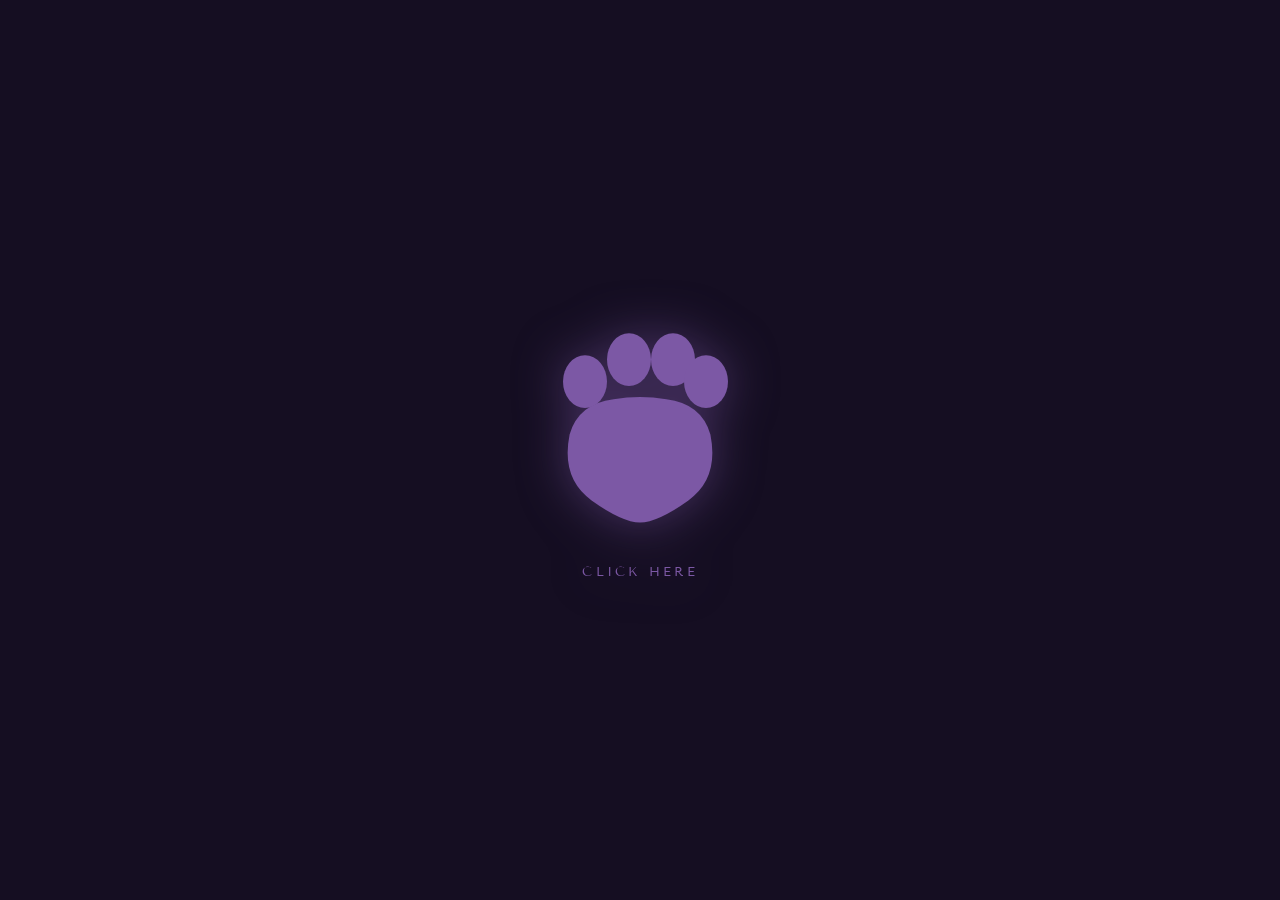
<file: index.html>
<!DOCTYPE html>
<html lang="en">
<head>
  <meta charset="UTF-8" />
  <meta name="viewport" content="width=device-width, initial-scale=1.0" />
  <title>Beth Kent Design</title>
  <meta name="description" content="UX/UI Designer portfolio — Beth Kent." />
  <link rel="stylesheet" href="css/style.css" />
</head>
<body class="landing" id="landing-body">

  <div id="transition-overlay" aria-hidden="true"></div>

  <button class="paw-btn" id="paw-btn" aria-label="Enter portfolio">
    <svg class="paw-svg" viewBox="0 0 100 100" xmlns="http://www.w3.org/2000/svg" aria-hidden="true">
      <!-- Toe pads -->
      <ellipse cx="25" cy="28" rx="10" ry="12" />
      <ellipse cx="45" cy="18" rx="10" ry="12" />
      <ellipse cx="65" cy="18" rx="10" ry="12" />
      <ellipse cx="80" cy="28" rx="10" ry="12" />
      <!-- Main pad -->
      <path d="M18,52 Q14,72 28,82 Q42,92 50,92 Q58,92 72,82 Q86,72 82,52 Q78,38 62,36 Q50,34 38,36 Q22,38 18,52 Z" />
    </svg>
    <span class="paw-label">click here</span>
  </button>

  <script src="js/main.js"></script>
  <script>
    var btn     = document.getElementById('paw-btn');
    var overlay = document.getElementById('transition-overlay');
    var triggered = false;

    function enter() {
      if (triggered) return;
      triggered = true;
      btn.classList.add('zooming');
      setTimeout(function () {
        overlay.classList.add('flash');
        setTimeout(function () {
          window.location.href = 'home.html';
        }, 220);
      }, 420);
    }

    btn.addEventListener('click', enter);
    document.addEventListener('keydown', function (e) {
      if (e.key === 'Enter' || e.key === ' ') enter();
    });

    // When navigating back the browser restores the page from bfcache with
    // the paw still zoomed and invisible. Reset it so the page looks normal.
    window.addEventListener('pageshow', function (e) {
      if (e.persisted) {
        triggered = false;
        btn.classList.remove('zooming');
        overlay.classList.remove('flash');
      }
    });
  </script>

</body>
</html>
</file>
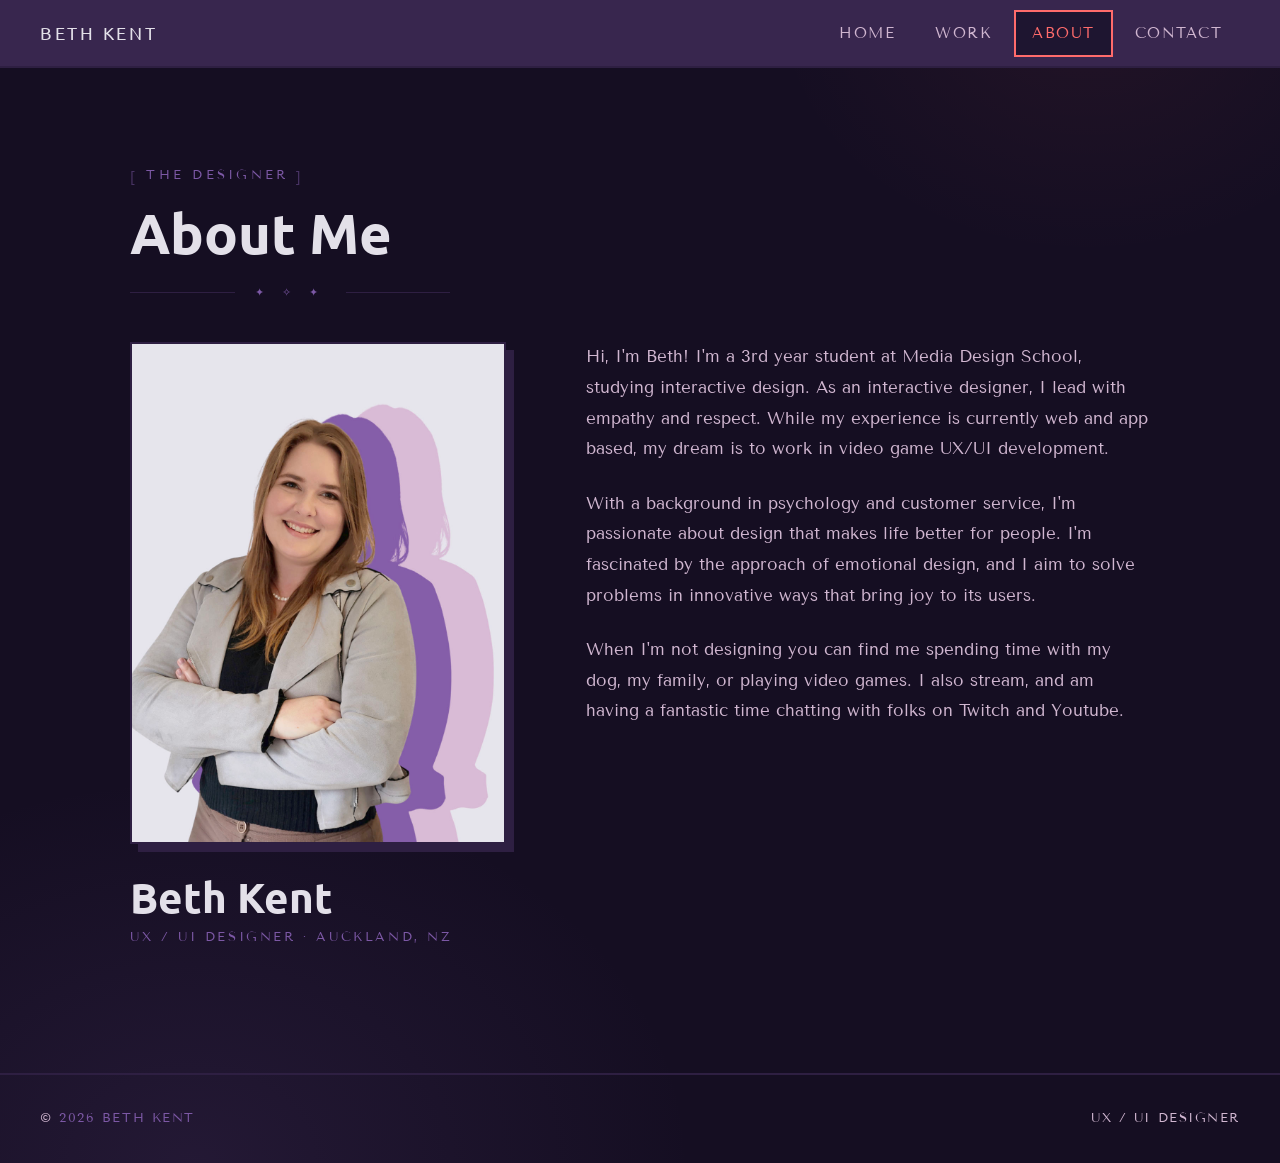
<file: about.html>
<!DOCTYPE html>
<html lang="en">
<head>
  <meta charset="UTF-8" />
  <meta name="viewport" content="width=device-width, initial-scale=1.0" />
  <title>About . Beth Kent</title>
  <link rel="stylesheet" href="css/style.css" />
</head>
<body>

  <a href="#main-content" class="skip-link">Skip to content</a>
  <div id="transition-overlay" aria-hidden="true"></div>

  <nav class="site-nav" aria-label="Main navigation">
    <a href="index.html" class="nav-logo" aria-label="Home">Beth Kent</a>
    <button class="nav-toggle" aria-expanded="false" aria-controls="nav-menu" aria-label="Toggle menu">Menu</button>
    <ul class="nav-links" id="nav-menu" role="list">
      <li><a href="home.html">Home</a></li>
      <li><a href="work.html">Work</a></li>
      <li><a href="about.html" class="active">About</a></li>
      <li><a href="contact.html">Contact</a></li>
    </ul>
  </nav>

  <main class="page-content" id="main-content">
    <div class="section">

      <p class="section-label">The designer</p>
      <h1 class="section-title">About Me</h1>
      <div class="page-rule" aria-hidden="true">
        <span class="rule-line"></span>
        <span class="rule-gems">✦&nbsp;✧&nbsp;✦</span>
        <span class="rule-line"></span>
      </div>

      <div class="about-grid">

        <!-- LEFT: portrait + name -->
        <div class="about-portrait reveal">
          <img class="about-portrait-img" src="images/beth.jpg" alt="Beth Kent" />
          <h2 class="about-name">Beth Kent</h2>
          <p class="about-role">UX / UI Designer · Auckland, NZ</p>
        </div>

        <!-- RIGHT: bio -->
        <div class="about-text">

          <div class="about-bio reveal">
            <p>
              <!-- EDIT PARAGRAPH 1: origin story / background -->
              Hi, I'm Beth! I'm a 3rd year student at Media Design School, studying interactive design. As an interactive designer, I lead with empathy and respect. While my experience is currently web and app based, my dream is to work in video game UX/UI development.
            </p>
            <p>
              <!-- EDIT PARAGRAPH 2: design philosophy / approach -->
              With a background in psychology and customer service, I'm passionate about design that makes life better for people. I'm fascinated by the approach of emotional design, and I aim to solve problems in innovative ways that bring joy to its users.
            </p>
            <p>
              <!-- EDIT PARAGRAPH 3: outside work — keeps you human -->
              When I'm not designing you can find me spending time with my dog, my family, or playing video games. I also stream, and am having a fantastic time chatting with folks on Twitch and Youtube.
            </p>
          </div>

        </div>

      </div>
    </div>
  </main>

  <footer class="site-footer">
    <p>© <span id="year"></span> <span>Beth Kent</span></p>
    <p>UX / UI Designer</p>
  </footer>

  <script src="js/main.js"></script>
</body>
</html>
</file>
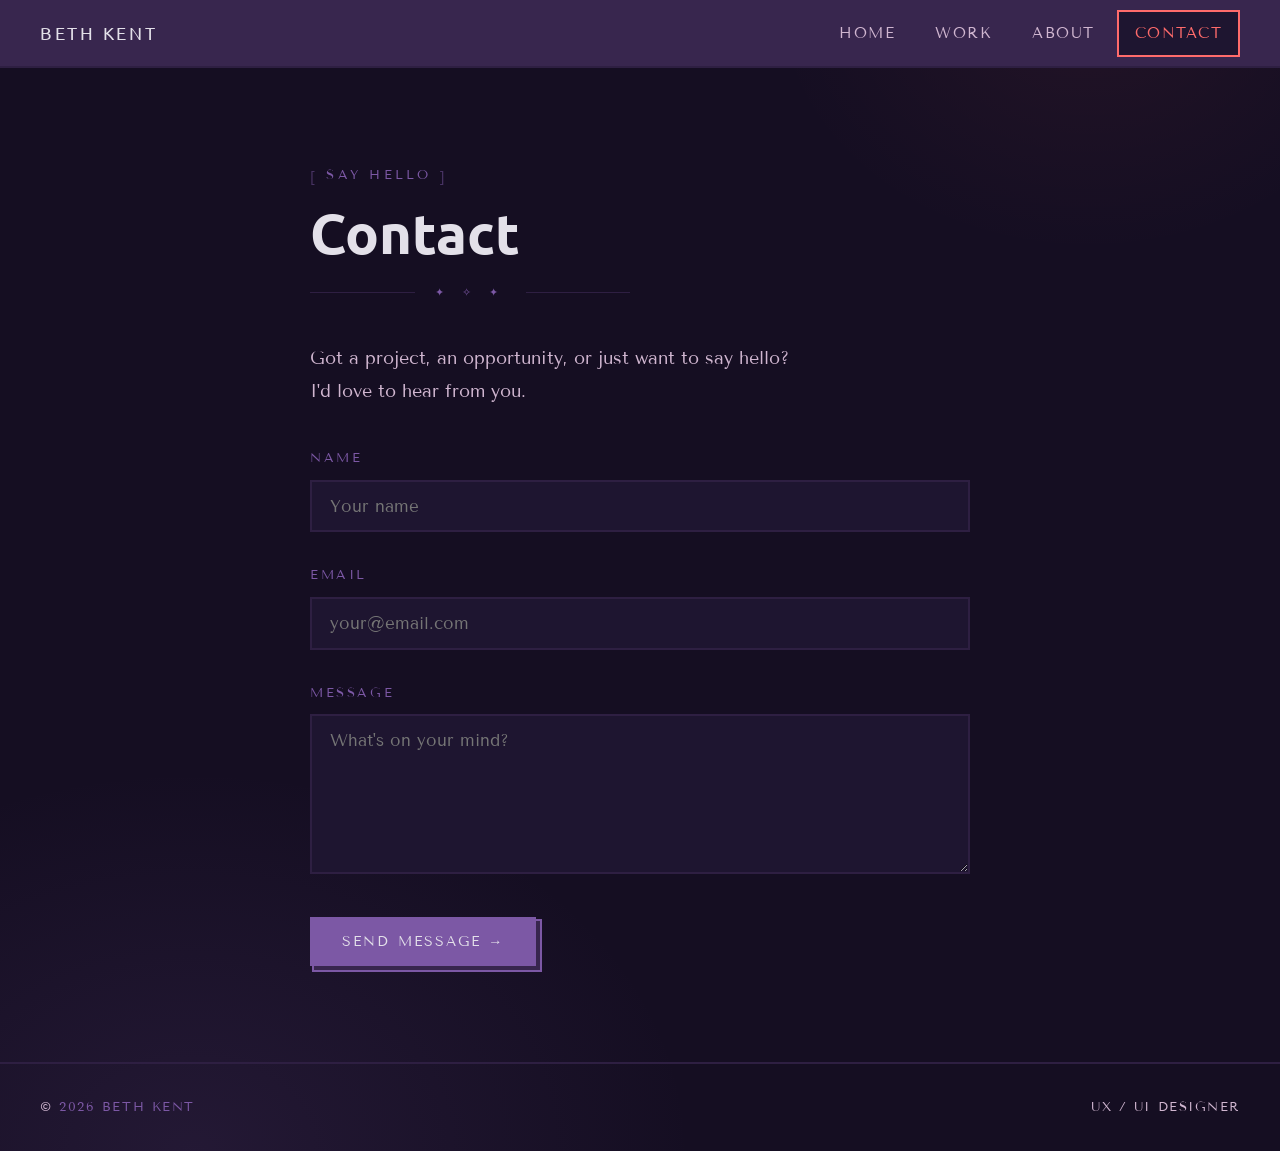
<file: contact.html>
<!DOCTYPE html>
<html lang="en">
<head>
  <meta charset="UTF-8" />
  <meta name="viewport" content="width=device-width, initial-scale=1.0" />
  <title>Contact . Beth Kent</title>
  <link rel="stylesheet" href="css/style.css" />
</head>
<body>

  <a href="#main-content" class="skip-link">Skip to content</a>
  <div id="transition-overlay" aria-hidden="true"></div>

  <nav class="site-nav" aria-label="Main navigation">
    <a href="index.html" class="nav-logo" aria-label="Home">Beth Kent</a>
    <button class="nav-toggle" aria-expanded="false" aria-controls="nav-menu" aria-label="Toggle menu">Menu</button>
    <ul class="nav-links" id="nav-menu" role="list">
      <li><a href="home.html">Home</a></li>
      <li><a href="work.html">Work</a></li>
      <li><a href="about.html">About</a></li>
      <li><a href="contact.html">Contact</a></li>
    </ul>
  </nav>

  <main class="page-content" id="main-content">
    <div class="section section--narrow">

      <p class="section-label">Say hello</p>
      <h1 class="section-title">Contact</h1>
      <div class="page-rule" aria-hidden="true">
        <span class="rule-line"></span>
        <span class="rule-gems">✦&nbsp;✧&nbsp;✦</span>
        <span class="rule-line"></span>
      </div>

      <p style="color: var(--light); margin-bottom: 0; max-width: 480px;">
        
        Got a project, an opportunity, or just want to say hello? I'd love to hear from you.
      </p>

      <!--
        FORM SETUP:
        1. Go to formspree.io and create a free account
        2. Create a new form — copy the form ID (looks like "xdkojqba")
        3. Replace YOUR_FORM_ID below with it
        e.g. action="https://formspree.io/f/xdkojqba"
      -->
      <form
        class="contact-form reveal"
        action="https://formspree.io/f/YOUR_FORM_ID"
        method="POST"
        aria-label="Contact form"
        novalidate
      >
        <div>
          <label class="field-label" for="name">Name</label>
          <input class="field-input" type="text" id="name" name="name" required autocomplete="name" placeholder="Your name" />
        </div>
        <div>
          <label class="field-label" for="email">Email</label>
          <input class="field-input" type="email" id="email" name="email" required autocomplete="email" placeholder="your@email.com" />
        </div>
        <div>
          <label class="field-label" for="message">Message</label>
          <textarea class="field-textarea" id="message" name="message" required placeholder="What's on your mind?"></textarea>
        </div>
        <div>
          <button type="submit" class="btn btn-primary">Send message →</button>
        </div>
      </form>

      

    </div>
  </main>

  <footer class="site-footer">
    <p>© <span id="year"></span> <span>Beth Kent</span></p>
    <p>UX / UI Designer</p>
  </footer>

  <script src="js/main.js"></script>
</body>
</html>
</file>
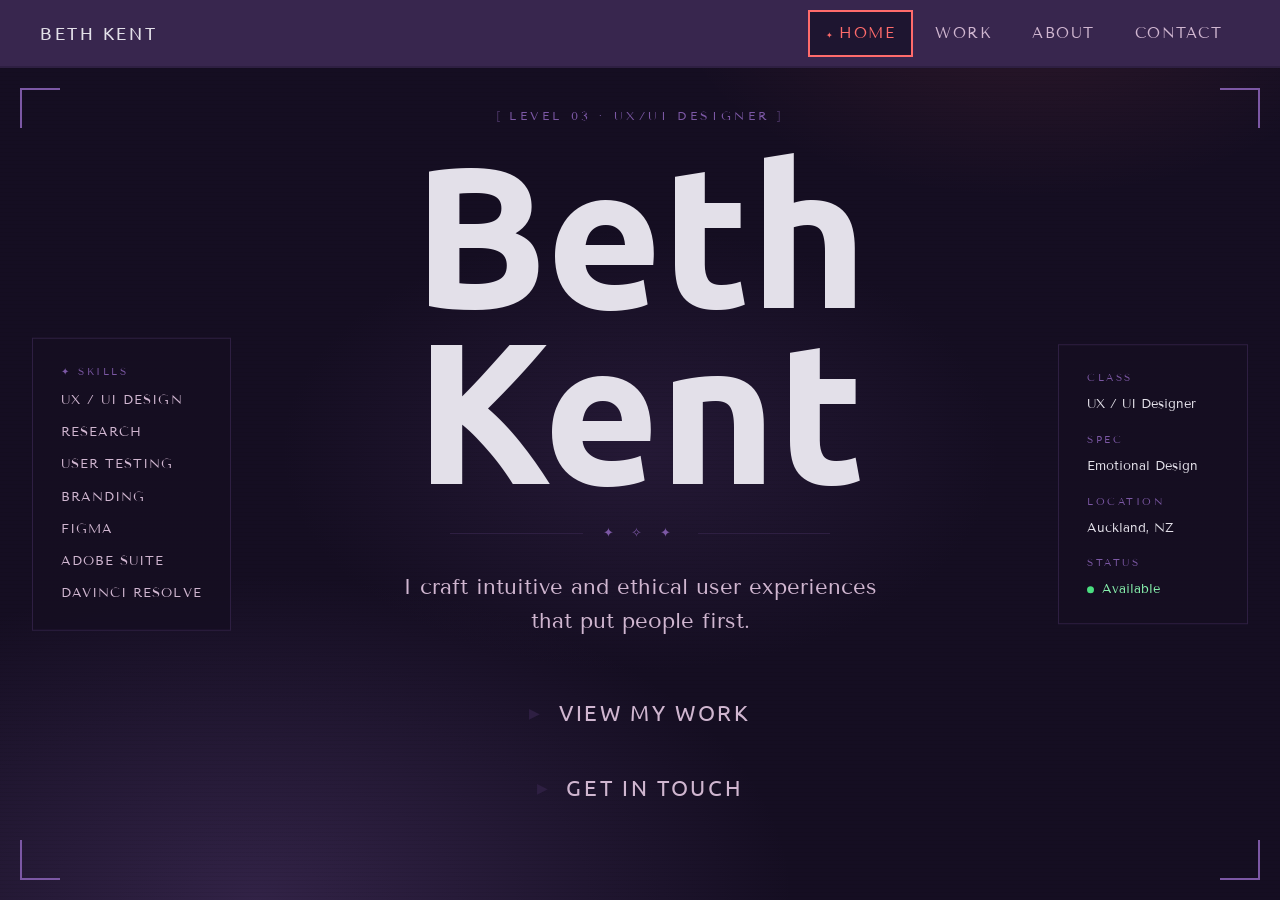
<file: home.html>
<!DOCTYPE html>
<html lang="en">
<head>
  <meta charset="UTF-8" />
  <meta name="viewport" content="width=device-width, initial-scale=1.0" />
  <title>Home . Beth Kent</title>
  <meta name="description" content="Beth Kent — UX/UI Designer crafting playful, intuitive digital experiences." />
  <link rel="stylesheet" href="css/style.css" />
  <link rel="stylesheet" href="css/home.css" />
</head>
<body class="home-page">

  <a href="#main-content" class="skip-link">Skip to content</a>
  <div id="transition-overlay" aria-hidden="true"></div>

  <!-- NAV -->
  <nav class="site-nav" aria-label="Main navigation">
    <a href="index.html" class="nav-logo" aria-label="Home — Beth Kent Design">Beth Kent</a>
    <button class="nav-toggle" aria-expanded="false" aria-controls="nav-menu" aria-label="Toggle menu">Menu</button>
    <ul class="nav-links" id="nav-menu" role="list">
      <li><a href="home.html" class="active">Home</a></li>
      <li><a href="work.html">Work</a></li>
      <li><a href="about.html">About</a></li>
      <li><a href="contact.html">Contact</a></li>
    </ul>
  </nav>

  <main class="page-content" id="main-content">
    <div class="home-stage">

      <!-- CRT scanline overlay -->
      <div class="scanlines" aria-hidden="true"></div>

      <!-- Pixel corner brackets -->
      <div class="corner corner--tl" aria-hidden="true"></div>
      <div class="corner corner--tr" aria-hidden="true"></div>
      <div class="corner corner--bl" aria-hidden="true"></div>
      <div class="corner corner--br" aria-hidden="true"></div>

      <!-- Left HUD panel — skills -->
      <aside class="hud-panel hud-panel--left" aria-hidden="true">
        <p class="hud-heading">✦ Skills</p>
        <ul class="hud-skill-list">
          <li>UX / UI Design</li>
          <li>Research</li>
          <li>User Testing</li>
          <li>Branding</li>
          <li>Figma</li>
          <li>Adobe Suite</li>
          <li>DaVinci Resolve</li>
        </ul>
      </aside>

      <!-- Right HUD panel — info -->
      <aside class="hud-panel hud-panel--right" aria-hidden="true">
        <div class="hud-info-row">
          <p class="hud-heading">Class</p>
          <p class="hud-info-value">UX / UI Designer</p>
        </div>
        <div class="hud-info-row">
          <p class="hud-heading">Spec</p>
          <p class="hud-info-value">Emotional Design</p>
        </div>
        <div class="hud-info-row">
          <p class="hud-heading">Location</p>
          <p class="hud-info-value">Auckland, NZ</p>
        </div>
        <div class="hud-info-row">
          <p class="hud-heading">Status</p>
          <p class="hud-info-value hud-online">
            <span class="status-dot"></span>Available
          </p>
        </div>
      </aside>

      <!-- ── MAIN FRAME ──────────────────────── -->
      <div class="home-frame">

        <p class="home-eyebrow" aria-hidden="true">
          <span class="eyebrow-bracket">[</span>&thinsp;Level&nbsp;03&nbsp;&middot;&nbsp;UX/UI&nbsp;Designer&thinsp;<span class="eyebrow-bracket">]</span>
        </p>

        <h1 class="home-title" aria-label="Beth Kent">
          <span class="title-first" aria-hidden="true">Beth</span>
          <span class="title-last" aria-hidden="true">Kent</span>
        </h1>

        <div class="home-rule" aria-hidden="true">
          <span class="rule-line"></span>
          <span class="rule-gems">✦&nbsp;✧&nbsp;✦</span>
          <span class="rule-line"></span>
        </div>

        <p class="home-tagline">
          I craft intuitive and ethical user experiences that put people first.
        </p>

        <nav class="home-menu" aria-label="Quick navigation">
          <a href="work.html" class="home-menu-item">
            <span class="menu-arrow" aria-hidden="true">▶</span>
            View my work
          </a>
          <a href="contact.html" class="home-menu-item">
            <span class="menu-arrow" aria-hidden="true">▶</span>
            Get in touch
          </a>
        </nav>

       

      </div><!-- /.home-frame -->

    </div><!-- /.home-stage -->
  </main>

  <script src="js/main.js"></script>

</body>
</html>
</file>
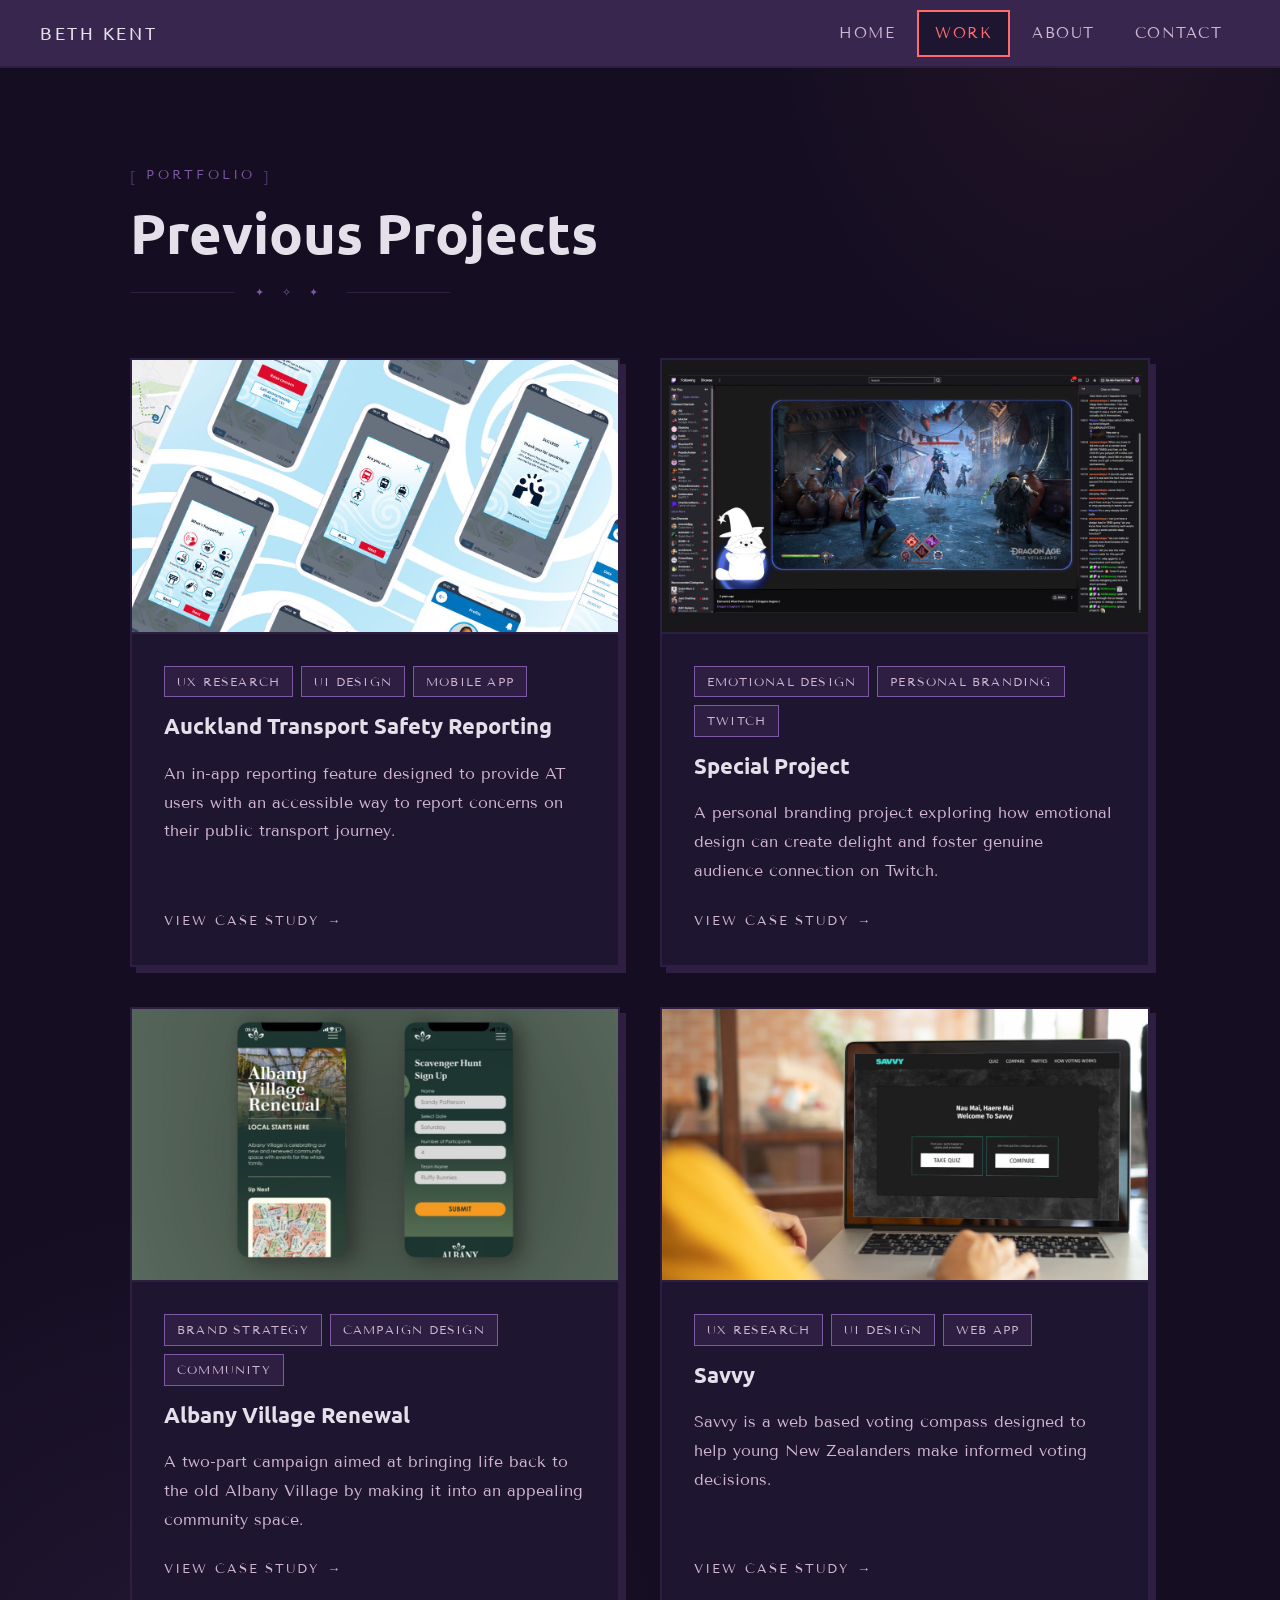
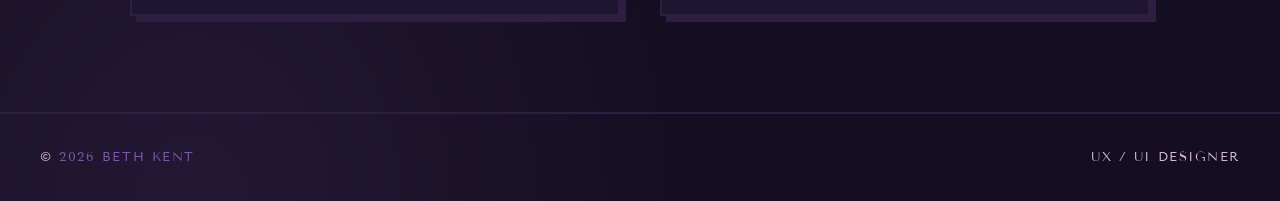
<file: work.html>
<!DOCTYPE html>
<html lang="en">
<head>
  <meta charset="UTF-8" />
  <meta name="viewport" content="width=device-width, initial-scale=1.0" />
  <title>Work . Beth Kent</title>
  <link rel="stylesheet" href="css/style.css" />
</head>
<body>

  <a href="#main-content" class="skip-link">Skip to content</a>
  <div id="transition-overlay" aria-hidden="true"></div>

  <nav class="site-nav" aria-label="Main navigation">
    <a href="index.html" class="nav-logo" aria-label="Home">Beth Kent</a>
    <button class="nav-toggle" aria-expanded="false" aria-controls="nav-menu" aria-label="Toggle menu">Menu</button>
    <ul class="nav-links" id="nav-menu" role="list">
      <li><a href="home.html">Home</a></li>
      <li><a href="work.html" class="active">Work</a></li>
      <li><a href="about.html">About</a></li>
      <li><a href="contact.html">Contact</a></li>
    </ul>
  </nav>

  <main class="page-content" id="main-content">
    <div class="section">

      <p class="section-label">Portfolio</p>
      <h1 class="section-title">Previous Projects</h1>
      <div class="page-rule" aria-hidden="true">
        <span class="rule-line"></span>
        <span class="rule-gems">✦&nbsp;✧&nbsp;✦</span>
        <span class="rule-line"></span>
      </div>

      <div class="projects-grid">

        <!-- ── AUCKLAND TRANSPORT ────────────── -->
        <article class="project-card reveal" aria-labelledby="proj1-title">
          <img class="project-thumb" src="images/at-thumb.jpg" alt="Auckland Transport safety reporting app mockup" />
          <div class="project-body">
            <ul class="project-tags" aria-label="Project tags">
              <li class="tag">UX Research</li>
              <li class="tag">UI Design</li>
              <li class="tag">Mobile App</li>
            </ul>
            <h2 class="project-title" id="proj1-title">Auckland Transport Safety Reporting</h2>
            <p class="project-desc">
              An in-app reporting feature designed to provide AT users with an accessible way to report concerns on their public transport journey.
            </p>
            <a href="cases/auckland-transport.html" class="project-link" aria-label="View case study: Auckland Transport Safety Reporting">View case study</a>
          </div>
        </article>

        <!-- ── SPECIAL PROJECT ───────────────── -->
        <article class="project-card reveal" aria-labelledby="proj2-title">
          <img class="project-thumb" src="images/sp-thumb.jpg" alt="featuringFlewt stream overlay" />
          <div class="project-body">
            <ul class="project-tags" aria-label="Project tags">
              <li class="tag">Emotional Design</li>
              <li class="tag">Personal Branding</li>
              <li class="tag">Twitch</li>
            </ul>
            <h2 class="project-title" id="proj2-title">Special Project</h2>
            <p class="project-desc">
              A personal branding project exploring how emotional design can create delight and foster genuine audience connection on Twitch.
            </p>
            <a href="cases/special-project.html" class="project-link" aria-label="View case study: featuringFlewt Streaming Brand">View case study</a>
          </div>
        </article>

        <!-- ── ALBANY VILLAGE ────────────────── -->
        <article class="project-card reveal" aria-labelledby="proj3-title">
          <img class="project-thumb" src="images/albany-thumb.jpg" alt="Albany Village campaign poster" />
          <div class="project-body">
            <ul class="project-tags" aria-label="Project tags">
              <li class="tag">Brand Strategy</li>
              <li class="tag">Campaign Design</li>
              <li class="tag">Community</li>
            </ul>
            <h2 class="project-title" id="proj3-title">Albany Village Renewal</h2>
            <p class="project-desc">
              A two-part campaign aimed at bringing life back to the old Albany Village by making it into an appealing community space.
            </p>
            <a href="cases/albany-village.html" class="project-link" aria-label="View case study: Albany Village Renewal">View case study</a>
          </div>
        </article>

        <!-- ── VOTE SAVVY ─────────────────────── -->
        <article class="project-card reveal" aria-labelledby="proj4-title">
          <img class="project-thumb" src="images/savvy-thumb.jpg" alt="Savvy voting compass interface" />
          <div class="project-body">
            <ul class="project-tags" aria-label="Project tags">
              <li class="tag">UX Research</li>
              <li class="tag">UI Design</li>
              <li class="tag">Web App</li>
            </ul>
            <h2 class="project-title" id="proj4-title">Savvy</h2>
            <p class="project-desc">
              Savvy is a web based voting compass designed to help young New Zealanders make informed voting decisions.
            </p>
            <a href="cases/vote-savvy.html" class="project-link" aria-label="View case study: Savvy Voting Compass">View case study</a>
          </div>
        </article>

      </div>
    </div>
  </main>

  <footer class="site-footer">
    <p>© <span id="year"></span> <span>Beth Kent</span></p>
    <p>UX / UI Designer</p>
  </footer>

  <script src="js/main.js"></script>
</body>
</html>
</file>
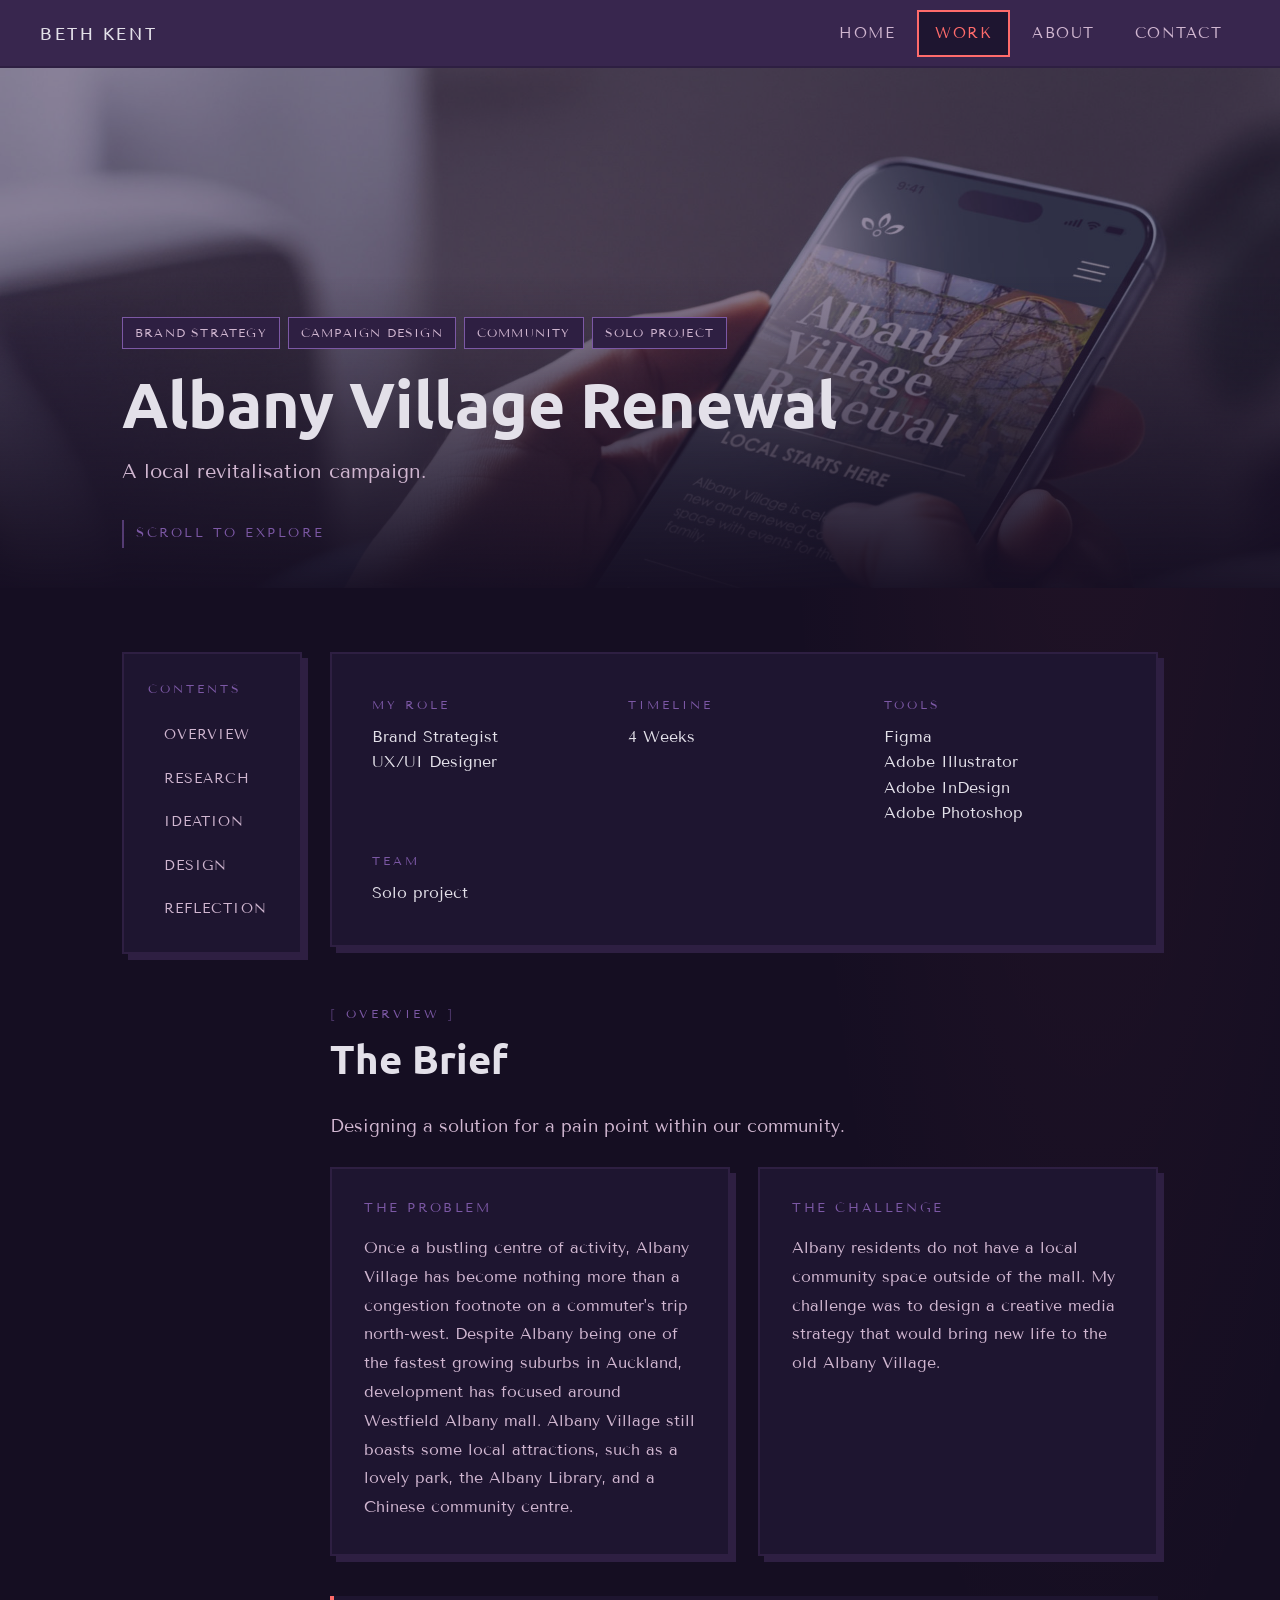
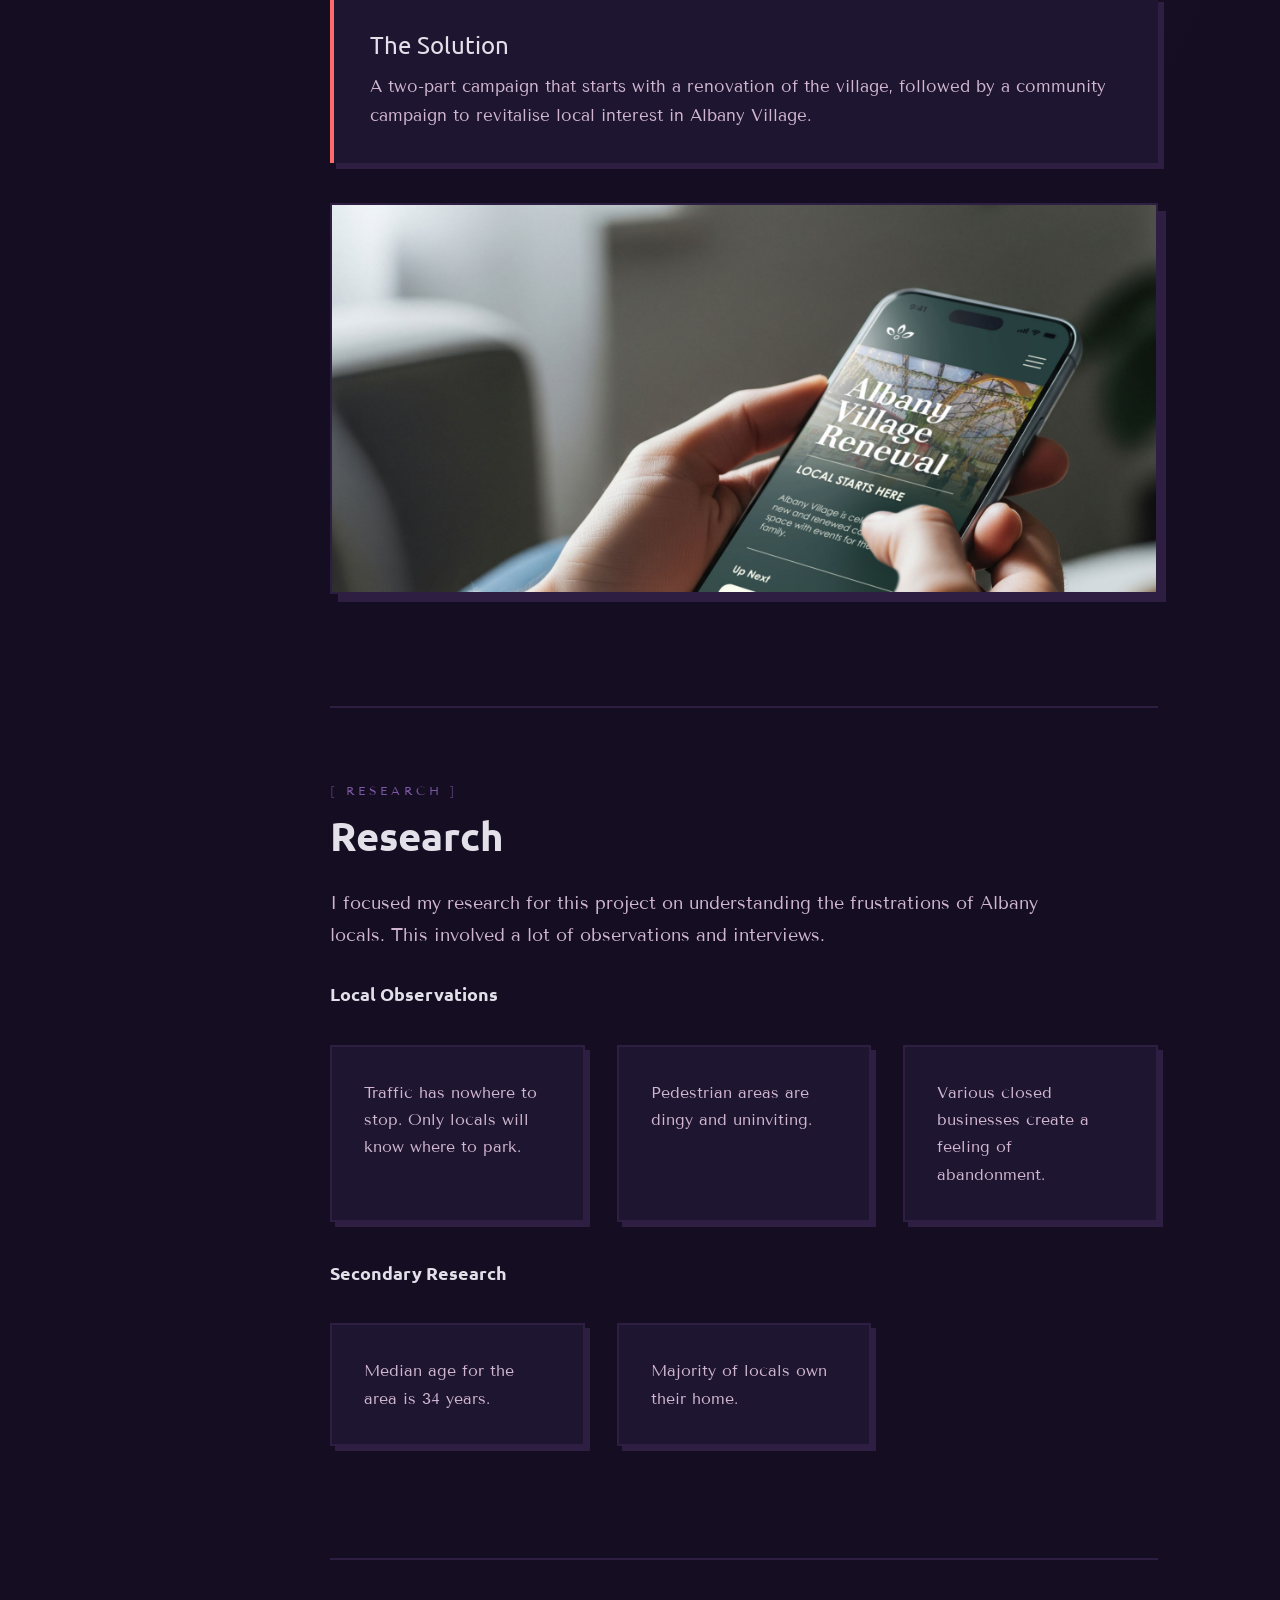
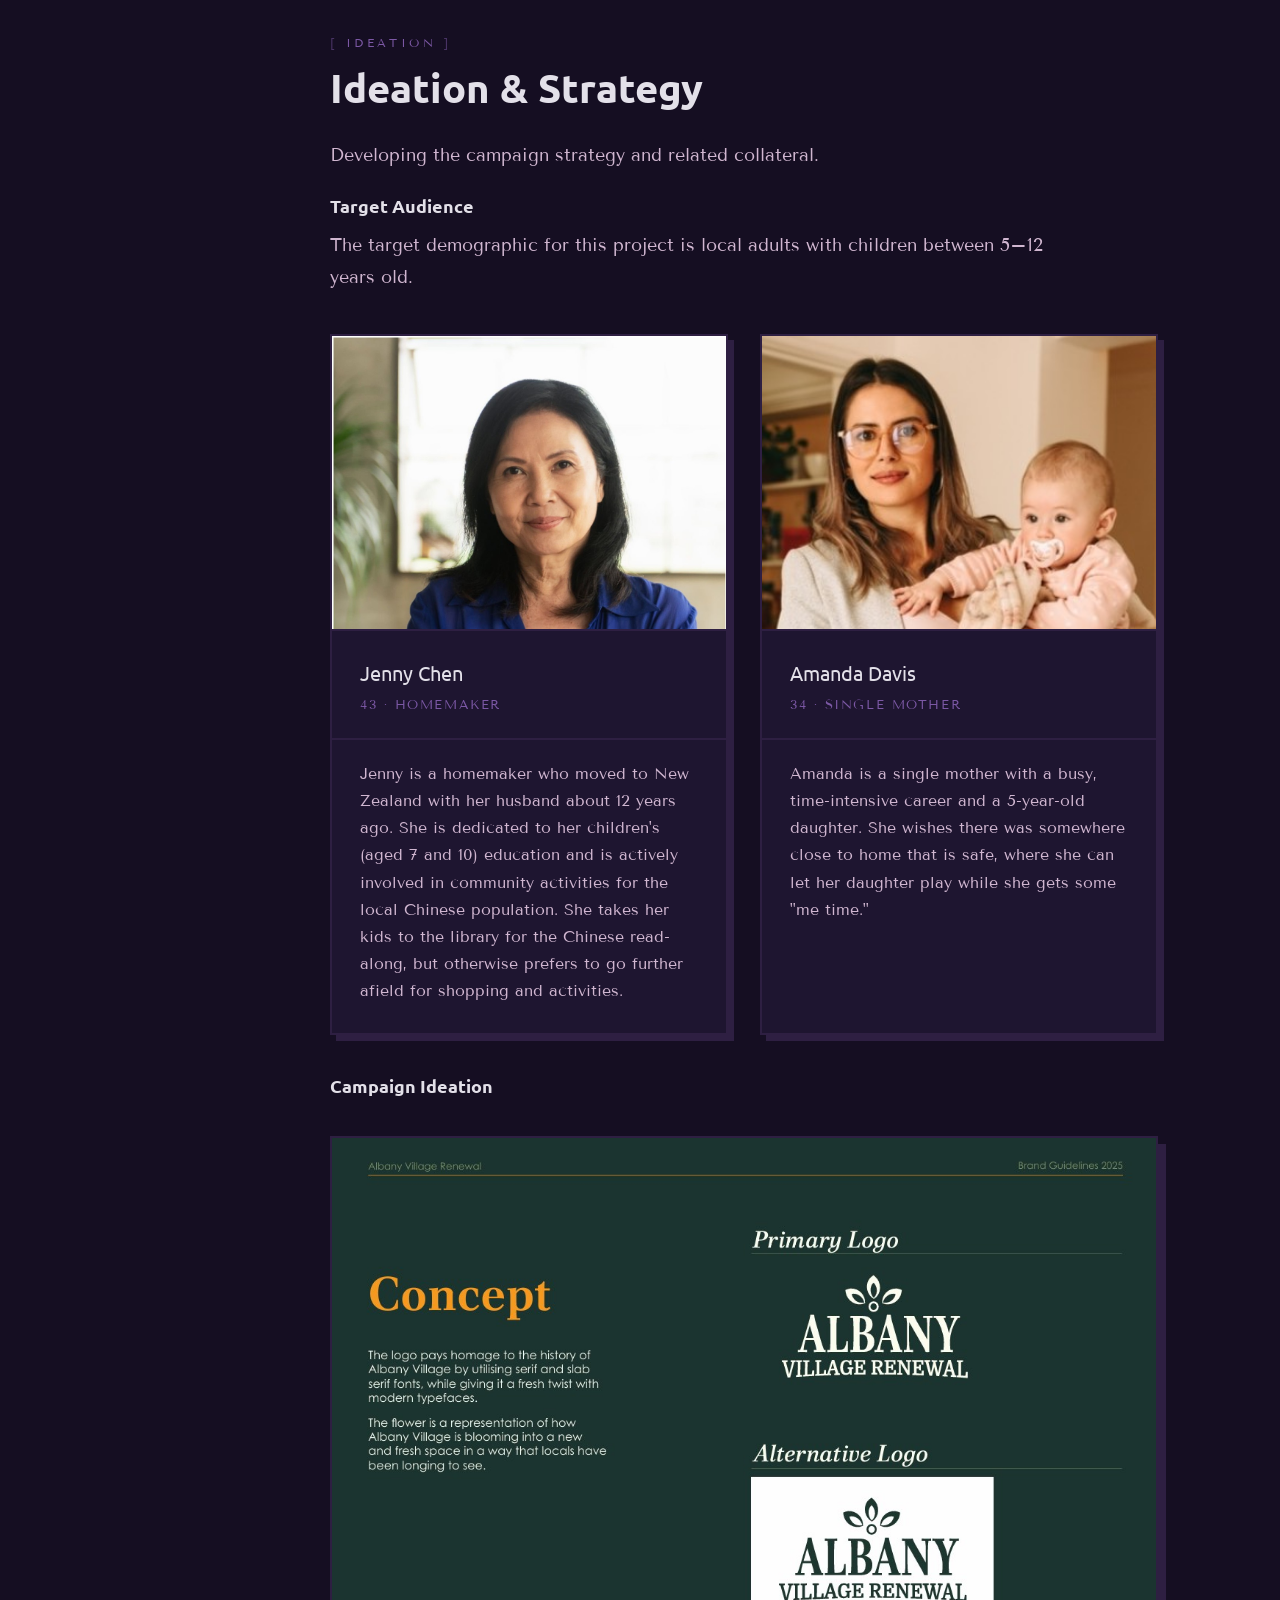
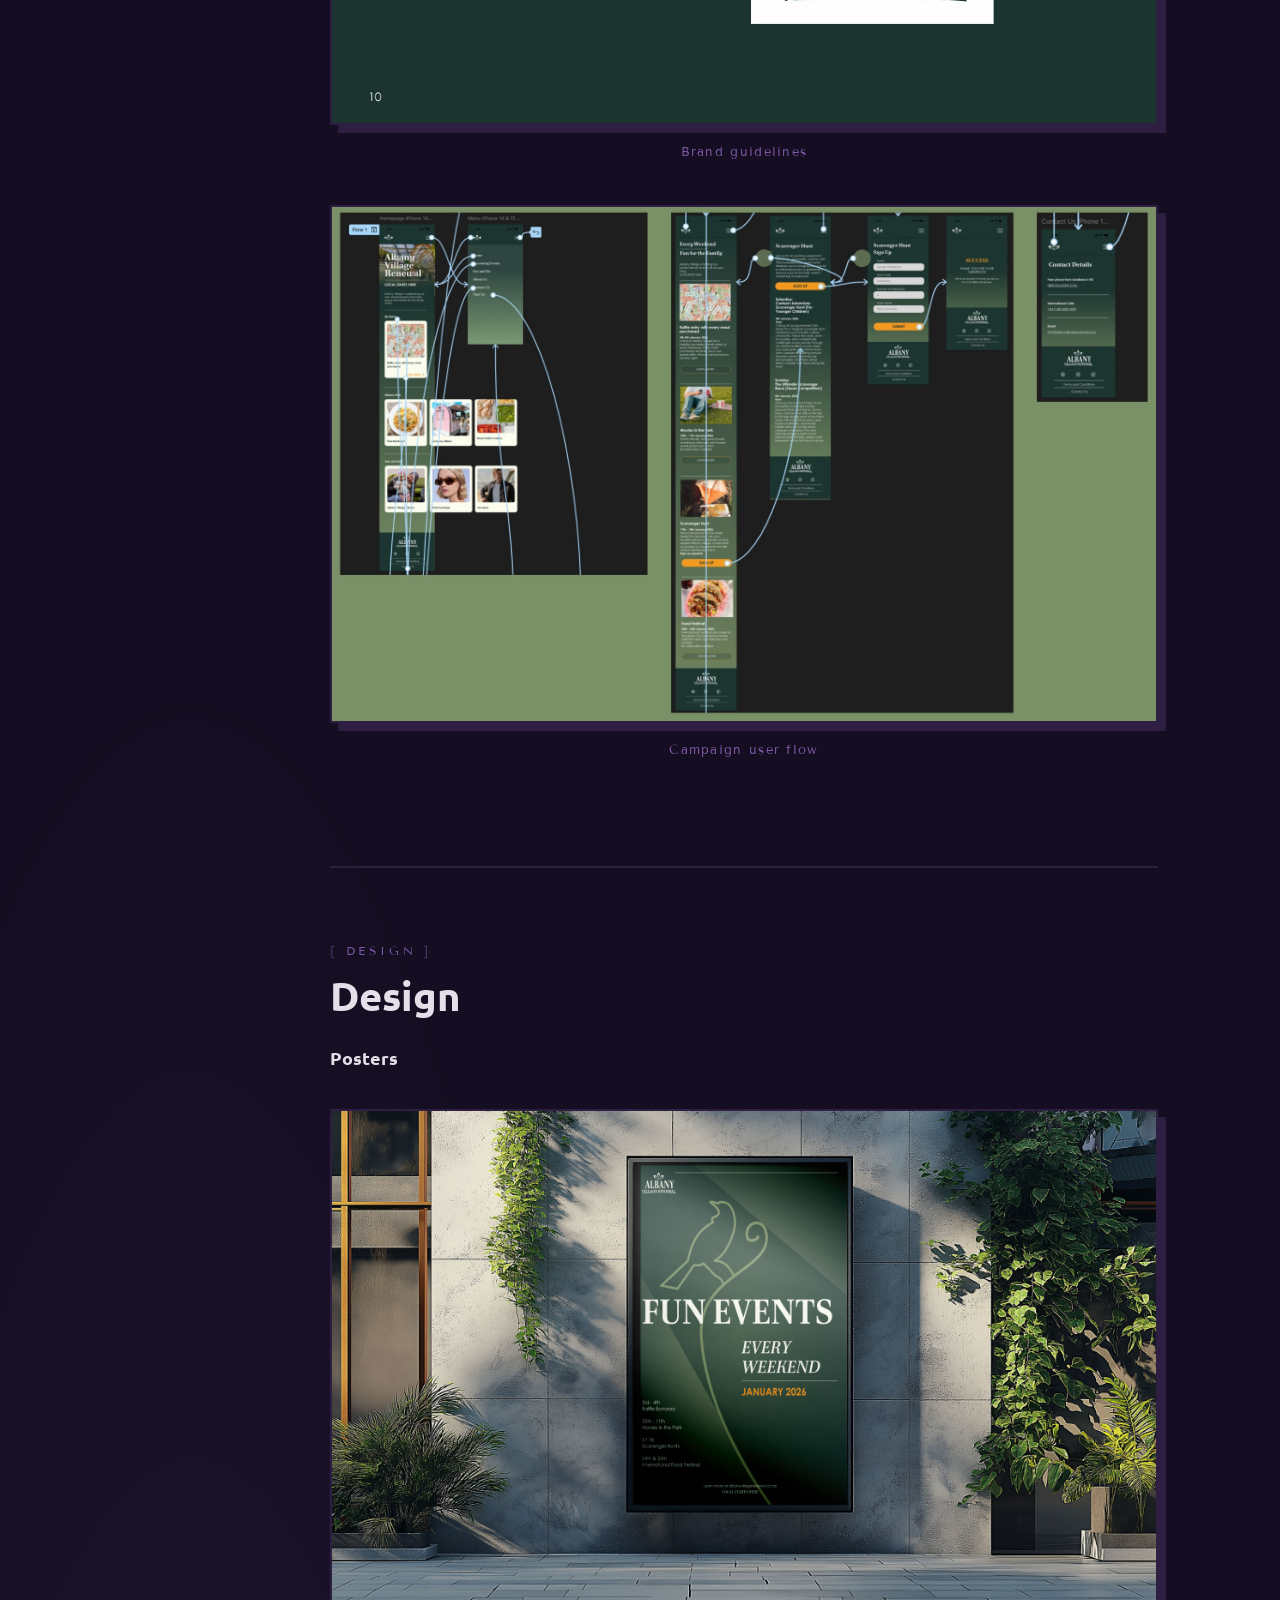
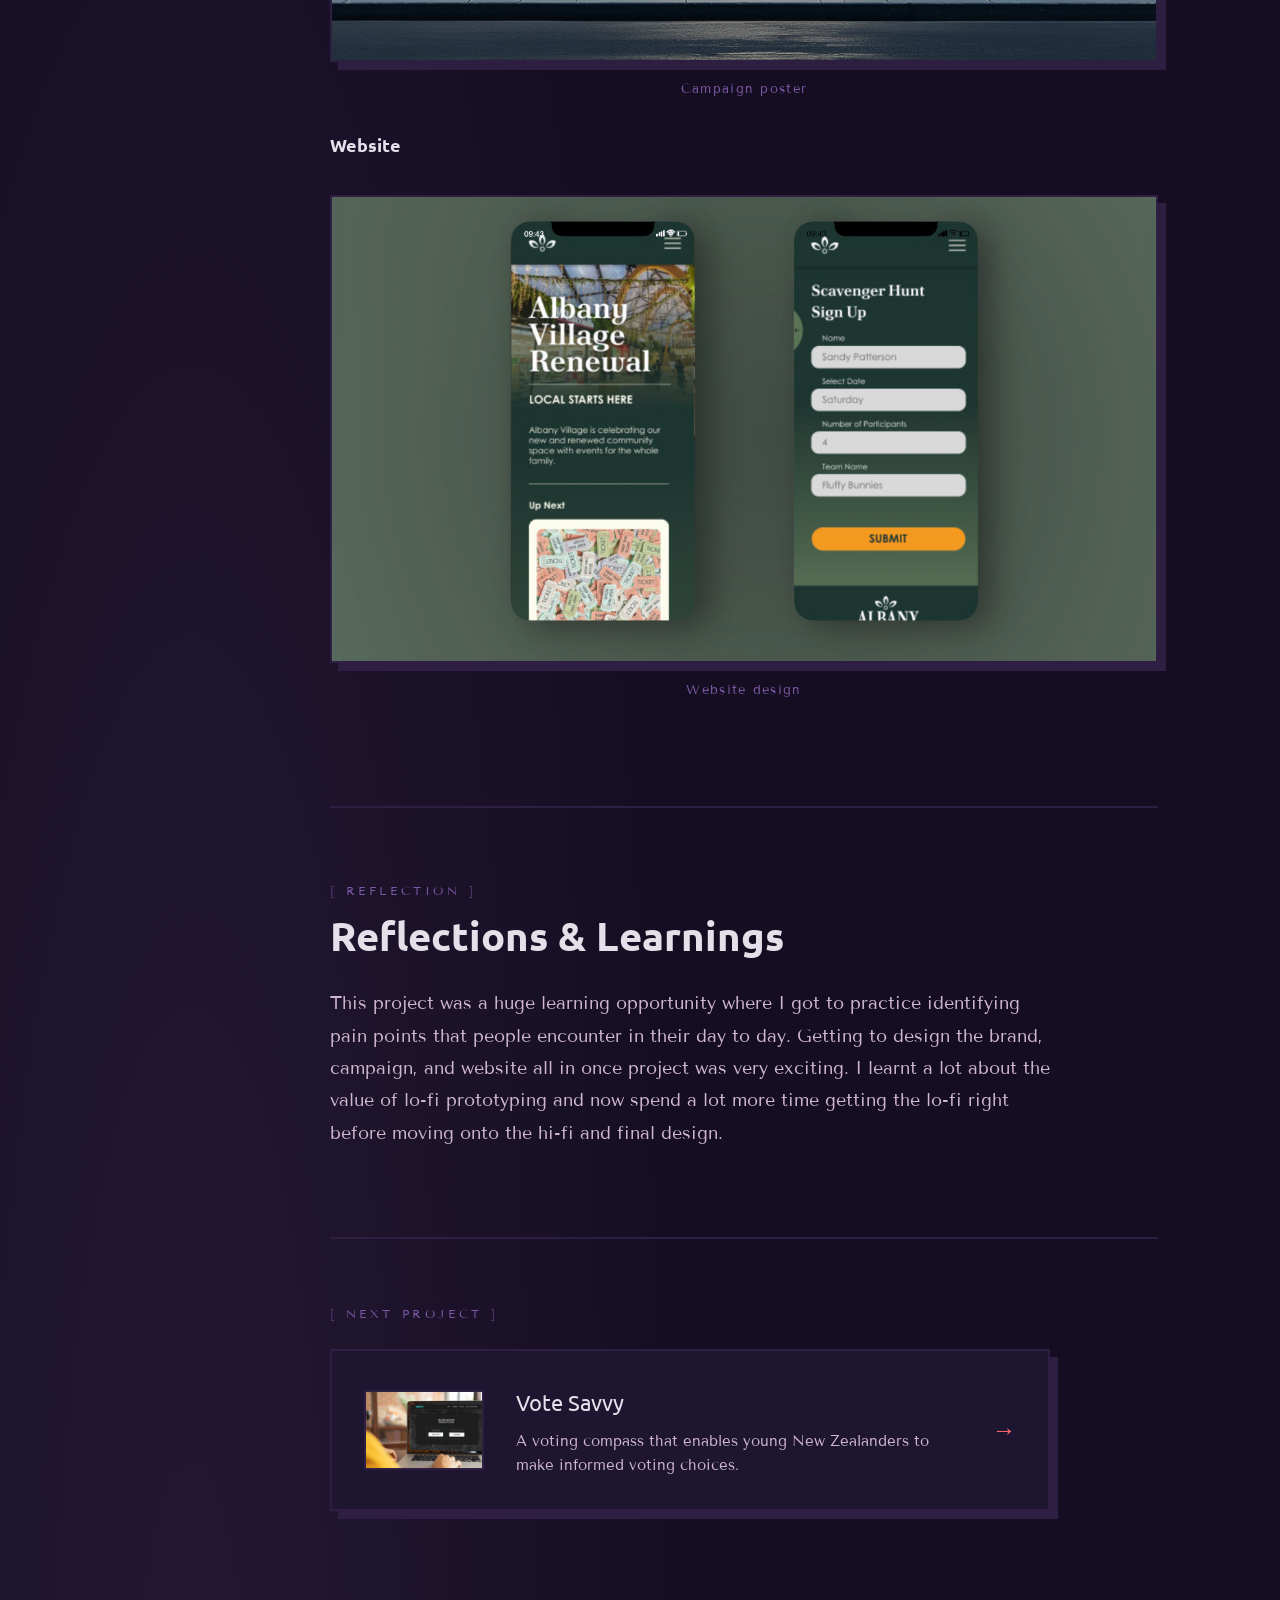
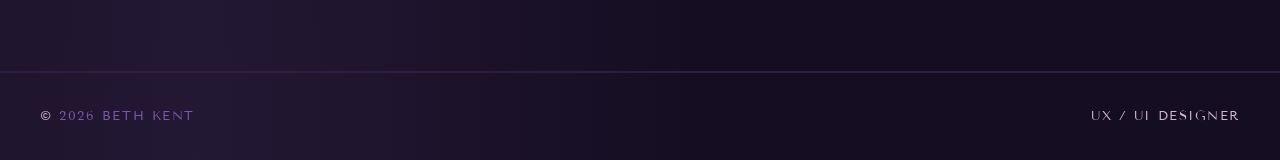
<file: cases/albany-village.html>
<!DOCTYPE html>
<html lang="en">
<head>
  <meta charset="UTF-8" />
  <meta name="viewport" content="width=device-width, initial-scale=1.0" />
  <title>Albany Village Renewal . Beth Kent</title>
  <link rel="stylesheet" href="../css/style.css" />
  <link rel="stylesheet" href="../css/case.css" />
</head>
<body class="case-page">

  <a href="#main-content" class="skip-link">Skip to content</a>
  <div id="transition-overlay" aria-hidden="true"></div>

  <nav class="site-nav" aria-label="Main navigation">
    <a href="../index.html" class="nav-logo" aria-label="Home">Beth Kent</a>
    <button class="nav-toggle" aria-expanded="false" aria-controls="nav-menu" aria-label="Toggle menu">Menu</button>
    <ul class="nav-links" id="nav-menu" role="list">
      <li><a href="../home.html">Home</a></li>
      <li><a href="../work.html" class="active">Work</a></li>
      <li><a href="../about.html">About</a></li>
      <li><a href="../contact.html">Contact</a></li>
    </ul>
  </nav>

  <main class="page-content" id="main-content">

    <!-- ══════════════════════════════════════════
         HERO
    ══════════════════════════════════════════ -->
    <section class="case-hero" aria-label="Project hero">
      <img class="case-hero-img" src="../images/albany-hero.jpg" alt="Albany Village campaign imagery" />

      <div class="case-hero-content">
        <ul class="case-hero-tags" aria-label="Project tags">
          <li class="tag">Brand Strategy</li>
          <li class="tag">Campaign Design</li>
          <li class="tag">Community</li>
          <li class="tag">Solo Project</li>
        </ul>

        <h1 class="case-title">Albany Village Renewal</h1>
        <p class="case-tagline">A local revitalisation campaign.</p>

        <div class="case-scroll-hint" aria-hidden="true">Scroll to explore</div>
      </div>
    </section>

    <!-- ══════════════════════════════════════════
         LAYOUT
    ══════════════════════════════════════════ -->
    <div class="case-layout">

      <aside class="case-toc" aria-label="Table of contents">
        <p class="case-toc-title">Contents</p>
        <ul class="case-toc-list" role="list">
          <li><a href="#overview">Overview</a></li>
          <li><a href="#research">Research</a></li>
          <li><a href="#ideation">Ideation</a></li>
          <li><a href="#design">Design</a></li>
          <li><a href="#reflection">Reflection</a></li>
        </ul>
      </aside>

      <article>

        <!-- ── OVERVIEW ──────────────────────── -->
        <section class="case-section" id="overview" aria-labelledby="overview-title">

          <div class="case-meta-grid" role="list" aria-label="Project metadata">
            <div class="case-meta-item" role="listitem">
              <p class="case-meta-label">My Role</p>
              <p class="case-meta-value">Brand Strategist<br>UX/UI Designer</p>
            </div>
            <div class="case-meta-item" role="listitem">
              <p class="case-meta-label">Timeline</p>
              <p class="case-meta-value">4 Weeks</p>
            </div>
            <div class="case-meta-item" role="listitem">
              <p class="case-meta-label">Tools</p>
              <p class="case-meta-value">Figma<br>Adobe Illustrator<br>Adobe InDesign<br>Adobe Photoshop</p>
            </div>
            <div class="case-meta-item" role="listitem">
              <p class="case-meta-label">Team</p>
              <p class="case-meta-value">Solo project</p>
            </div>
          </div>

          <p class="case-section-label" aria-hidden="true">Overview</p>
          <h2 class="case-section-title" id="overview-title">The Brief</h2>

          <div class="case-body">
            <p>Designing a solution for a pain point within our community.</p>
          </div>

          <div class="case-two-col case-two-col--cards" style="margin-top: 1.5rem;">
            <div>
              <h3>The Problem</h3>
              <p>Once a bustling centre of activity, Albany Village has become nothing more than a congestion footnote on a commuter's trip north-west. Despite Albany being one of the fastest growing suburbs in Auckland, development has focused around Westfield Albany mall. Albany Village still boasts some local attractions, such as a lovely park, the Albany Library, and a Chinese community centre.</p>
            </div>
            <div>
              <h3>The Challenge</h3>
              <p>Albany residents do not have a local community space outside of the mall. My challenge was to design a creative media strategy that would bring new life to the old Albany Village.</p>
            </div>
          </div>

          <div class="case-callout">
            <p>The Solution</p>
            <p style="font-family: var(--font-body); font-size: 17px; color: var(--light); font-weight: normal; margin-top: 0.75rem; line-height: 1.7;">A two-part campaign that starts with a renovation of the village, followed by a community campaign to revitalise local interest in Albany Village.</p>
          </div>

          <img class="case-img-full" src="../images/albany-hero.jpg" alt="Albany Village campaign imagery" />

        </section>

        <!-- ── RESEARCH ──────────────────────── -->
        <section class="case-section" id="research" aria-labelledby="research-title">
          <p class="case-section-label" aria-hidden="true">Research</p>
          <h2 class="case-section-title" id="research-title">Research</h2>

          <div class="case-body">
            <p>I focused my research for this project on understanding the frustrations of Albany locals. This involved a lot of observations and interviews.</p>
          </div>

          <h3 style="font-family: var(--font-head); font-size: 18px; color: var(--pale); margin: 2rem 0 1.25rem;">Local Observations</h3>
          <div class="case-insights" role="list" aria-label="Local observation findings">
            <div class="case-insight-card" role="listitem">
              <p class="case-insight-text">Traffic has nowhere to stop. Only locals will know where to park.</p>
            </div>
            <div class="case-insight-card" role="listitem">
              <p class="case-insight-text">Pedestrian areas are dingy and uninviting.</p>
            </div>
            <div class="case-insight-card" role="listitem">
              <p class="case-insight-text">Various closed businesses create a feeling of abandonment.</p>
            </div>
          </div>

          <h3 style="font-family: var(--font-head); font-size: 18px; color: var(--pale); margin: 2rem 0 1.25rem;">Secondary Research</h3>
          <div class="case-insights" role="list" aria-label="Secondary research findings">
            <div class="case-insight-card" role="listitem">
              <p class="case-insight-text">Median age for the area is 34 years.</p>
            </div>
            <div class="case-insight-card" role="listitem">
              <p class="case-insight-text">Majority of locals own their home.</p>
            </div>
          </div>

        </section>

        <!-- ── IDEATION ──────────────────────── -->
        <section class="case-section" id="ideation" aria-labelledby="ideation-title">
          <p class="case-section-label" aria-hidden="true">Ideation</p>
          <h2 class="case-section-title" id="ideation-title">Ideation &amp; Strategy</h2>

          <div class="case-body">
            <p>Developing the campaign strategy and related collateral.</p>
          </div>

          <h3 style="font-family: var(--font-head); font-size: 18px; color: var(--pale); margin: 1.5rem 0 0.75rem;">Target Audience</h3>
          <div class="case-body" style="margin-bottom: 2rem;">
            <p>The target demographic for this project is local adults with children between 5–12 years old.</p>
          </div>

          <div class="case-personas" role="list" aria-label="User personas">

            <div class="case-persona" role="listitem">
              <img class="case-persona-avatar" src="../images/albany-jenny.jpg" alt="Jenny Chen" />
              <div class="case-persona-header">
                <p class="case-persona-name">Jenny Chen</p>
                <p class="case-persona-role">43 · Homemaker</p>
              </div>
              <p class="case-persona-body">Jenny is a homemaker who moved to New Zealand with her husband about 12 years ago. She is dedicated to her children's (aged 7 and 10) education and is actively involved in community activities for the local Chinese population. She takes her kids to the library for the Chinese read-along, but otherwise prefers to go further afield for shopping and activities.</p>
            </div>

            <div class="case-persona" role="listitem">
              <img class="case-persona-avatar" src="../images/albany-amanda.jpg" alt="Amanda Davis" />
              <div class="case-persona-header">
                <p class="case-persona-name">Amanda Davis</p>
                <p class="case-persona-role">34 · Single Mother</p>
              </div>
              <p class="case-persona-body">Amanda is a single mother with a busy, time-intensive career and a 5-year-old daughter. She wishes there was somewhere close to home that is safe, where she can let her daughter play while she gets some "me time."</p>
            </div>

          </div>

          <h3 style="font-family: var(--font-head); font-size: 18px; color: var(--pale); margin: 2.5rem 0 0.75rem;">Campaign Ideation</h3>

          

          <img class="case-img-full" src="../images/albany-brand-guidelines.jpg" alt="Albany Village brand guidelines" />
          <p class="case-img-caption">Brand guidelines</p>

          <img class="case-img-full" src="../images/albany-userflow.jpg" alt="Albany Village campaign user flow" />
          <p class="case-img-caption">Campaign user flow</p>

        </section>

        <!-- ── DESIGN ────────────────────────── -->
        <section class="case-section" id="design" aria-labelledby="design-title">
          <p class="case-section-label" aria-hidden="true">Design</p>
          <h2 class="case-section-title" id="design-title">Design</h2>

          <h3 style="font-family: var(--font-head); font-size: 18px; color: var(--pale); margin: 0 0 0.75rem;">Posters</h3>
          <img class="case-img-full" src="../images/albany-poster.jpg" alt="Albany Village campaign poster" />
          <p class="case-img-caption">Campaign poster</p>

          <h3 style="font-family: var(--font-head); font-size: 18px; color: var(--pale); margin: 2rem 0 0.75rem;">Website</h3>
          <img class="case-img-full" src="../images/albany-thumb.jpg" alt="Albany Village website design" />
          <p class="case-img-caption">Website design</p>

        </section>

        <!-- ── REFLECTION ────────────────────── -->
        <section class="case-section" id="reflection" aria-labelledby="reflection-title">
          <p class="case-section-label" aria-hidden="true">Reflection</p>
          <h2 class="case-section-title" id="reflection-title">Reflections &amp; Learnings</h2>

          <div class="case-body">
            <p>This project was a huge learning opportunity where I got to practice identifying pain points that people encounter in their day to day. Getting to design the brand, campaign, and website all in once project was very exciting.

              I learnt a lot about the value of lo-fi prototyping and now spend a lot more time getting the lo-fi right before moving onto the hi-fi and final design.
            </p>
          </div>

        </section>

        <!-- ── NEXT PROJECT ───────────────────── -->
        <div class="case-next">
          <p class="case-next-label">Next Project</p>
          <a href="vote-savvy.html" class="case-next-card" aria-label="Next project: Vote Savvy">
            <img class="case-next-thumb" src="../images/savvy-thumb.jpg" alt="Vote Savvy" />
            <div class="case-next-info">
              <p class="case-next-title">Vote Savvy</p>
              <p class="case-next-desc">A voting compass that enables young New Zealanders to make informed voting choices.</p>
            </div>
            <span class="case-next-arrow" aria-hidden="true">→</span>
          </a>
        </div>

      </article>
    </div>

  </main>

  <footer class="site-footer">
    <p>© <span id="year"></span> <span>Beth Kent</span></p>
    <p>UX / UI Designer</p>
  </footer>

  <script src="../js/main.js"></script>
  <script>
    (function () {
      const sections = document.querySelectorAll('.case-section[id]');
      const links    = document.querySelectorAll('.case-toc-list a');
      if (!sections.length || !links.length) return;
      const observer = new IntersectionObserver((entries) => {
        entries.forEach(entry => {
          const link = document.querySelector(`.case-toc-list a[href="#${entry.target.id}"]`);
          if (link) link.classList.toggle('toc-active', entry.isIntersecting);
        });
      }, { rootMargin: '-20% 0px -70% 0px' });
      sections.forEach(s => observer.observe(s));
    })();
  </script>

</body>
</html>
</file>
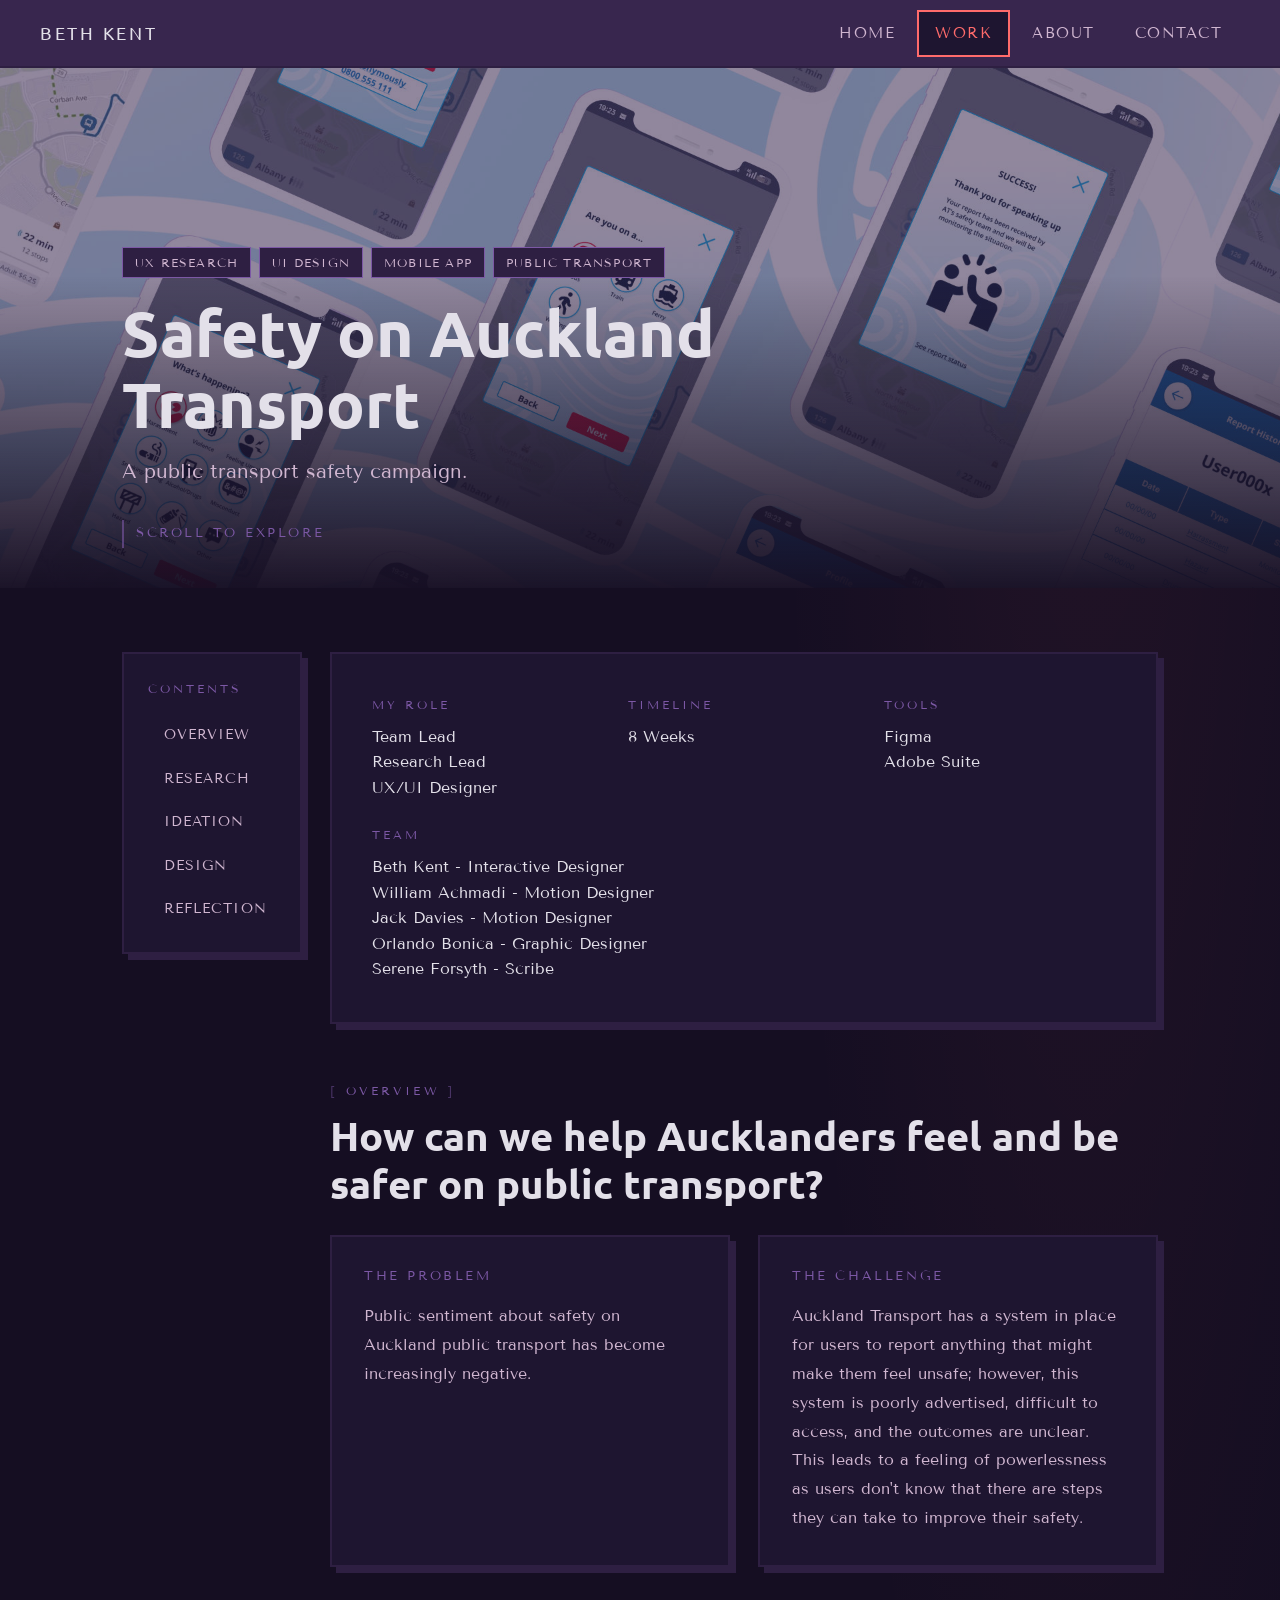
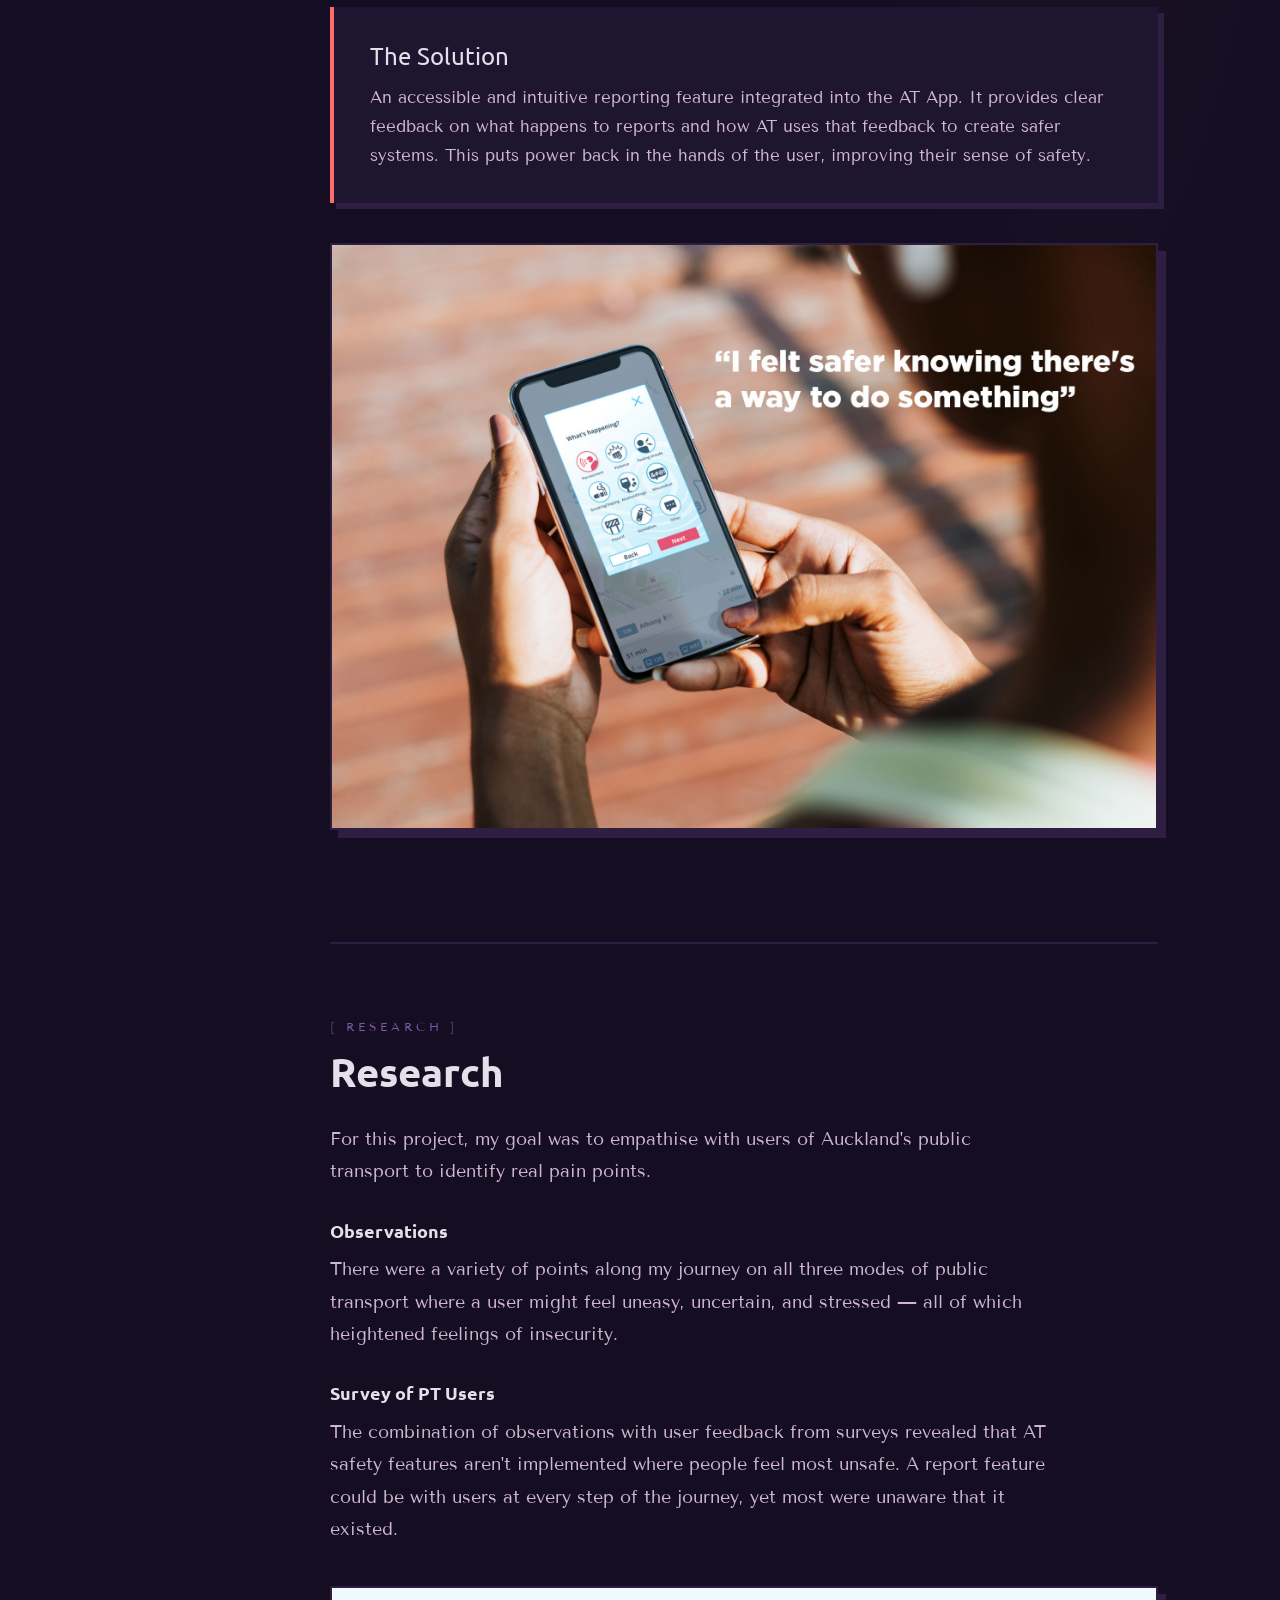
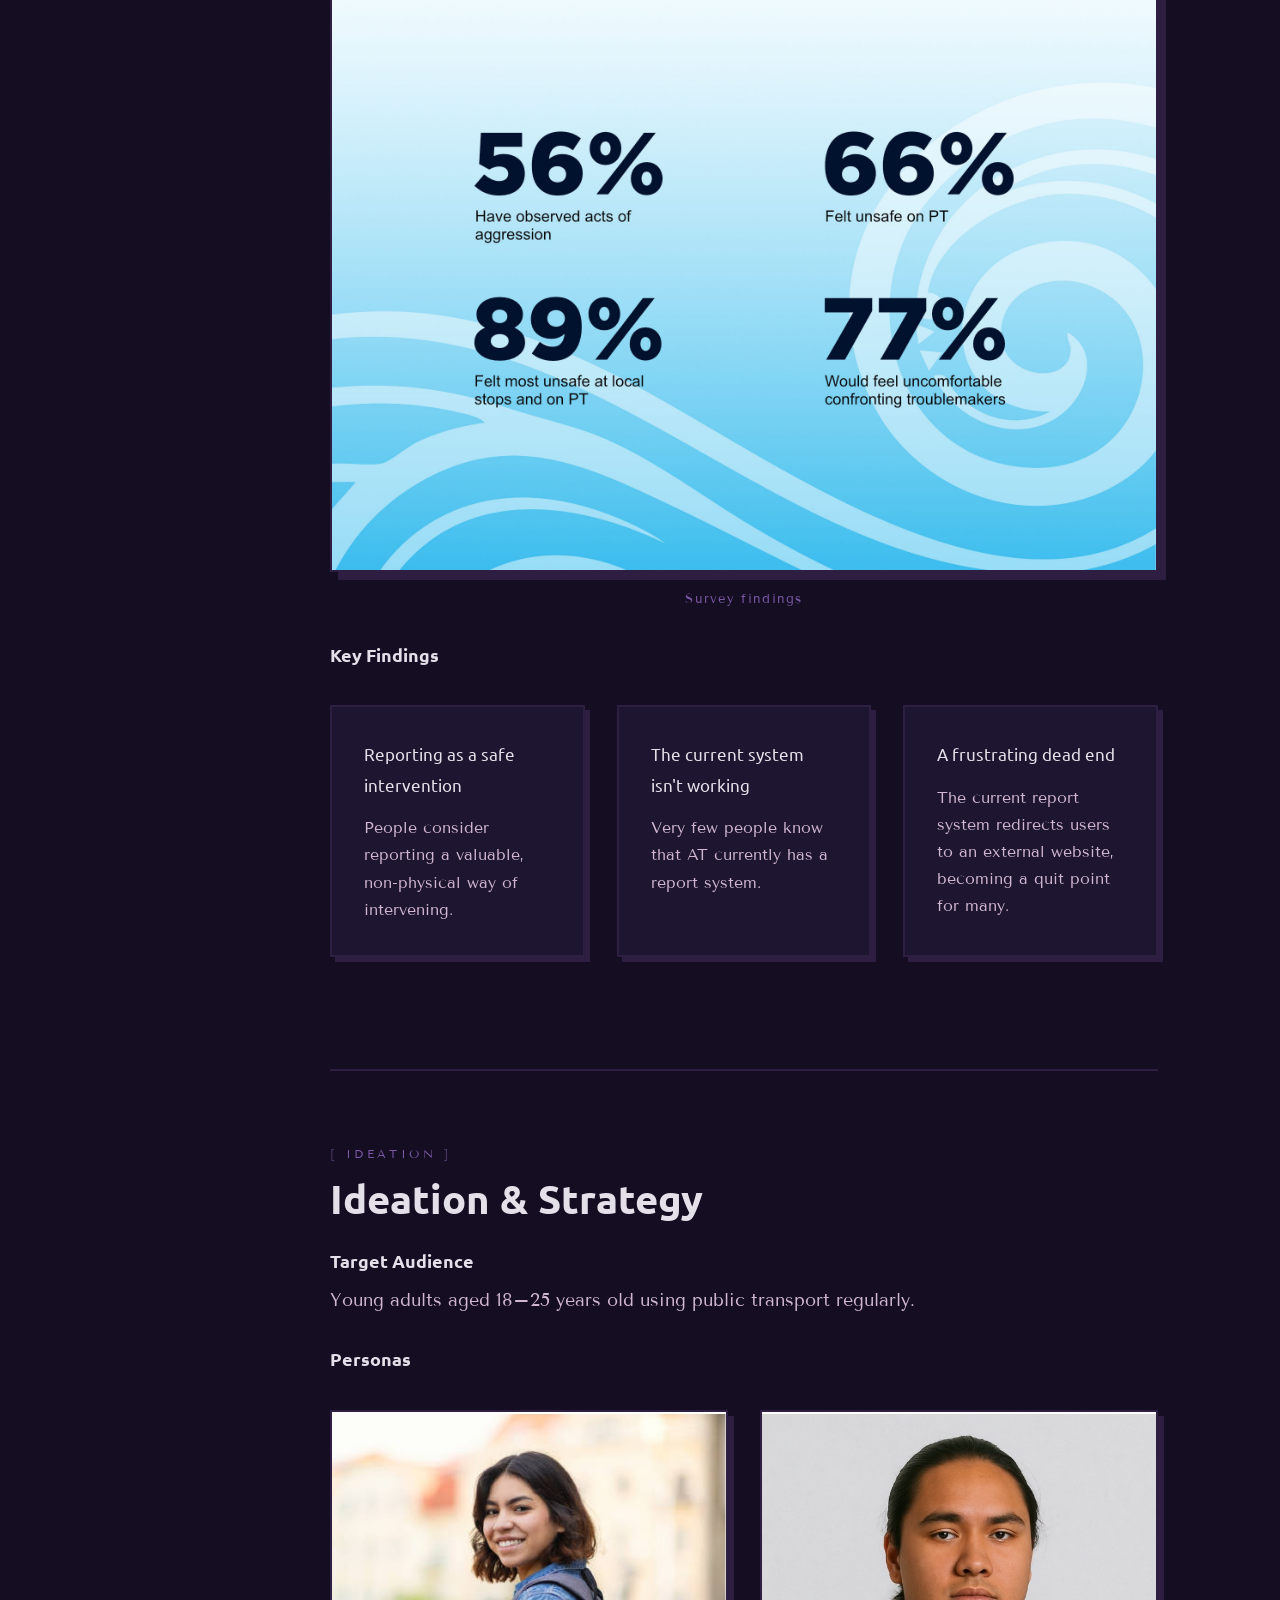
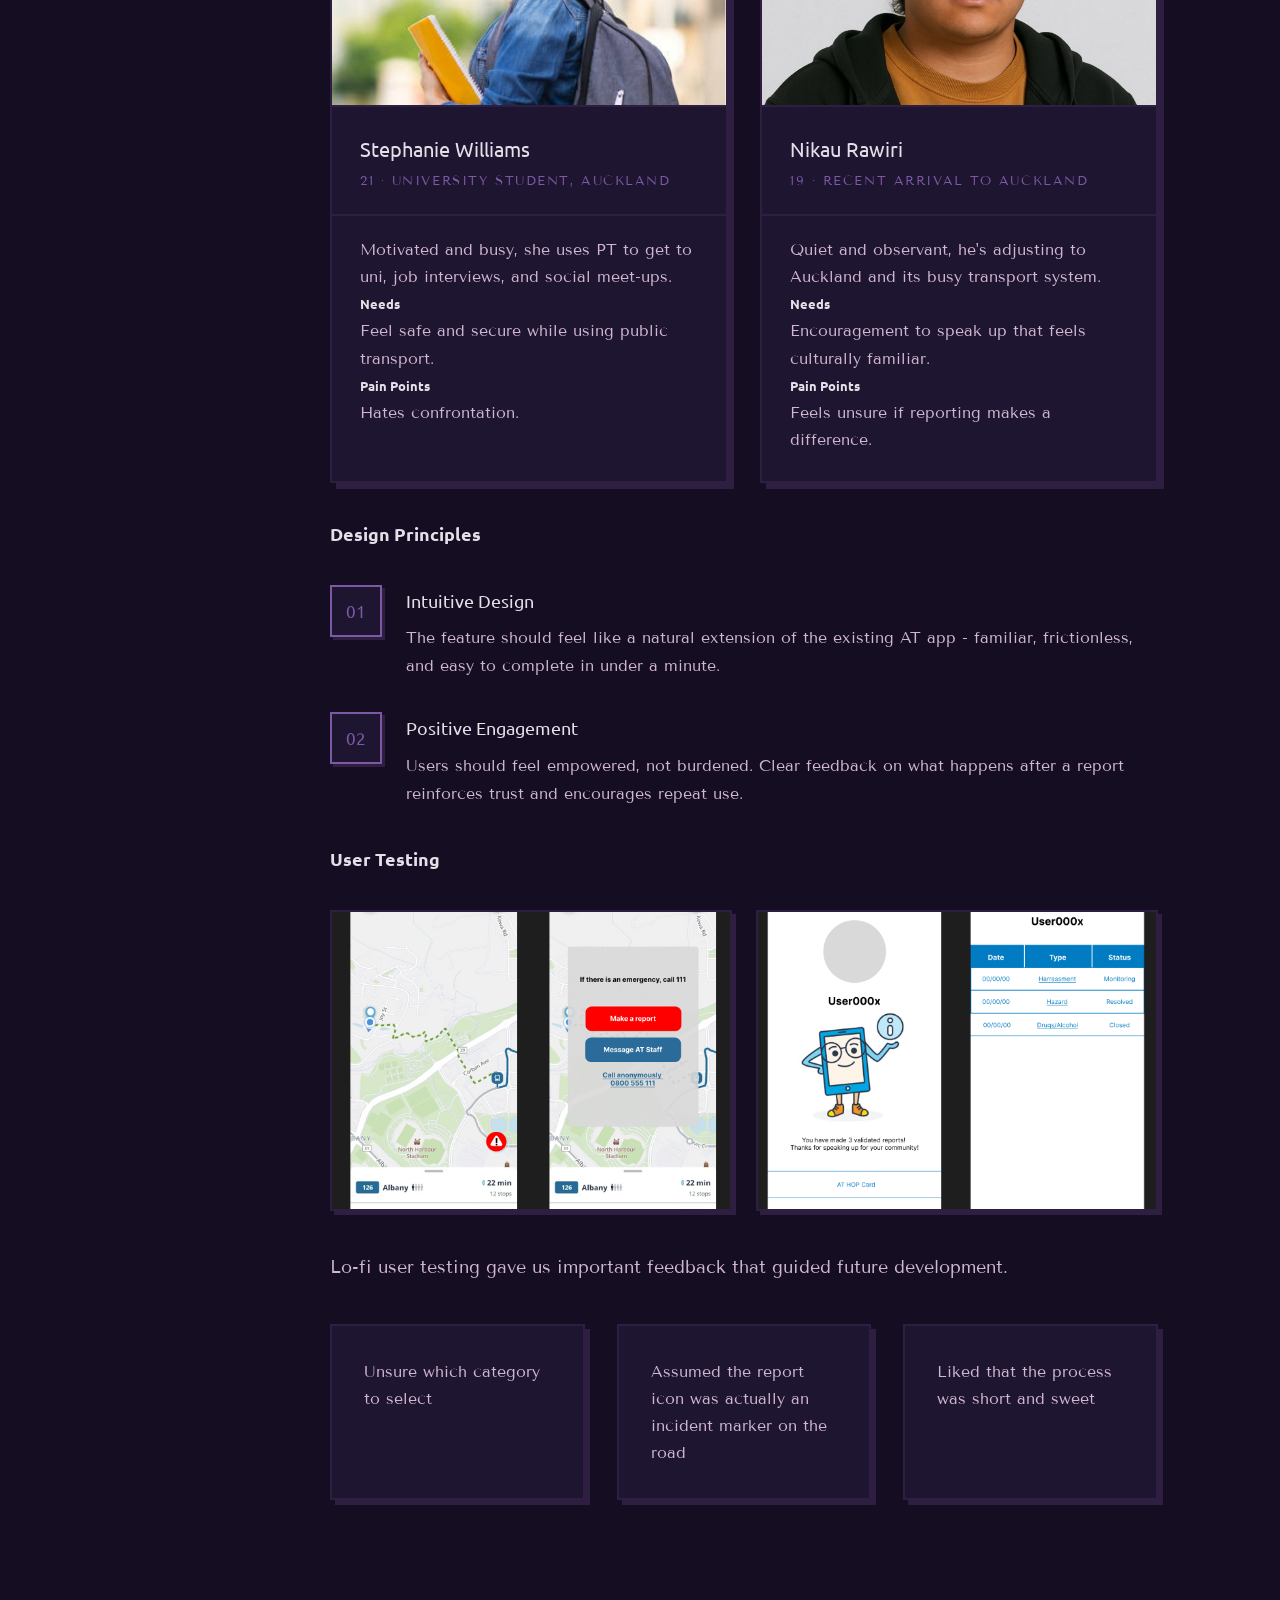
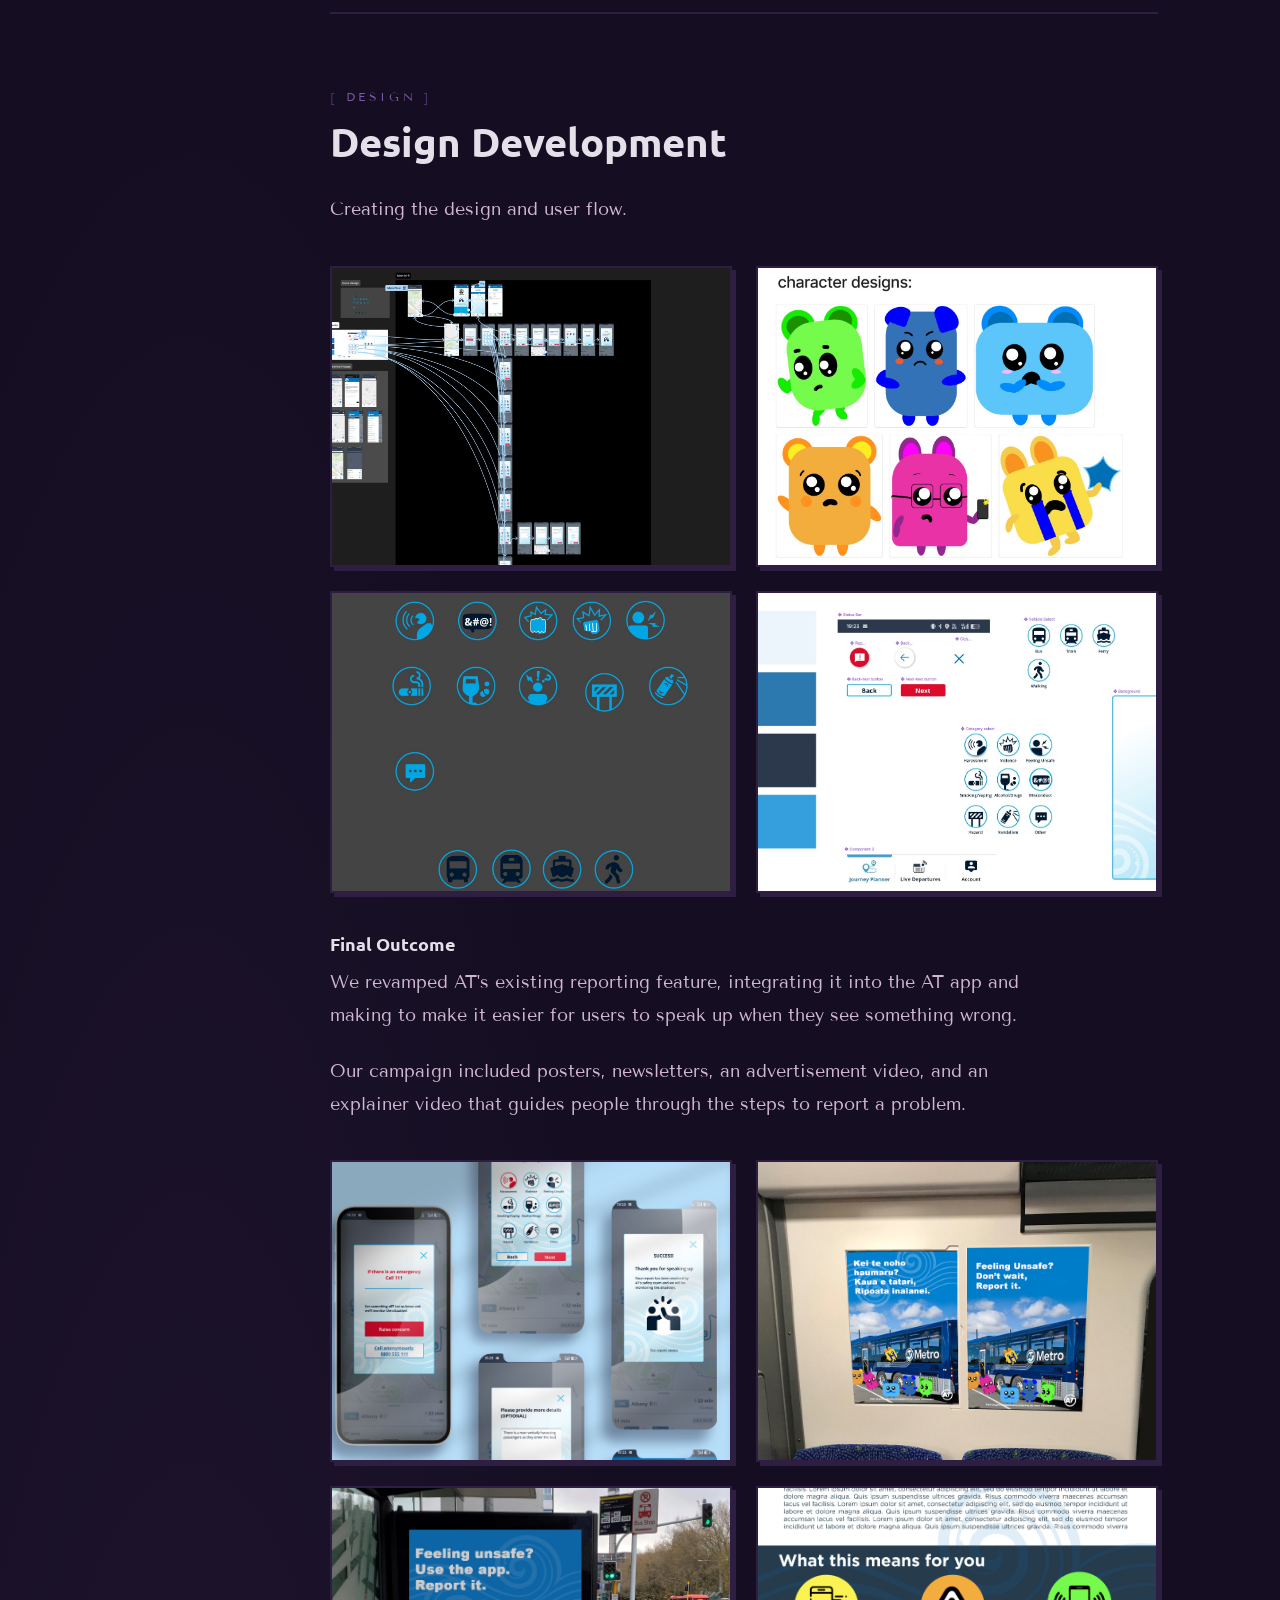
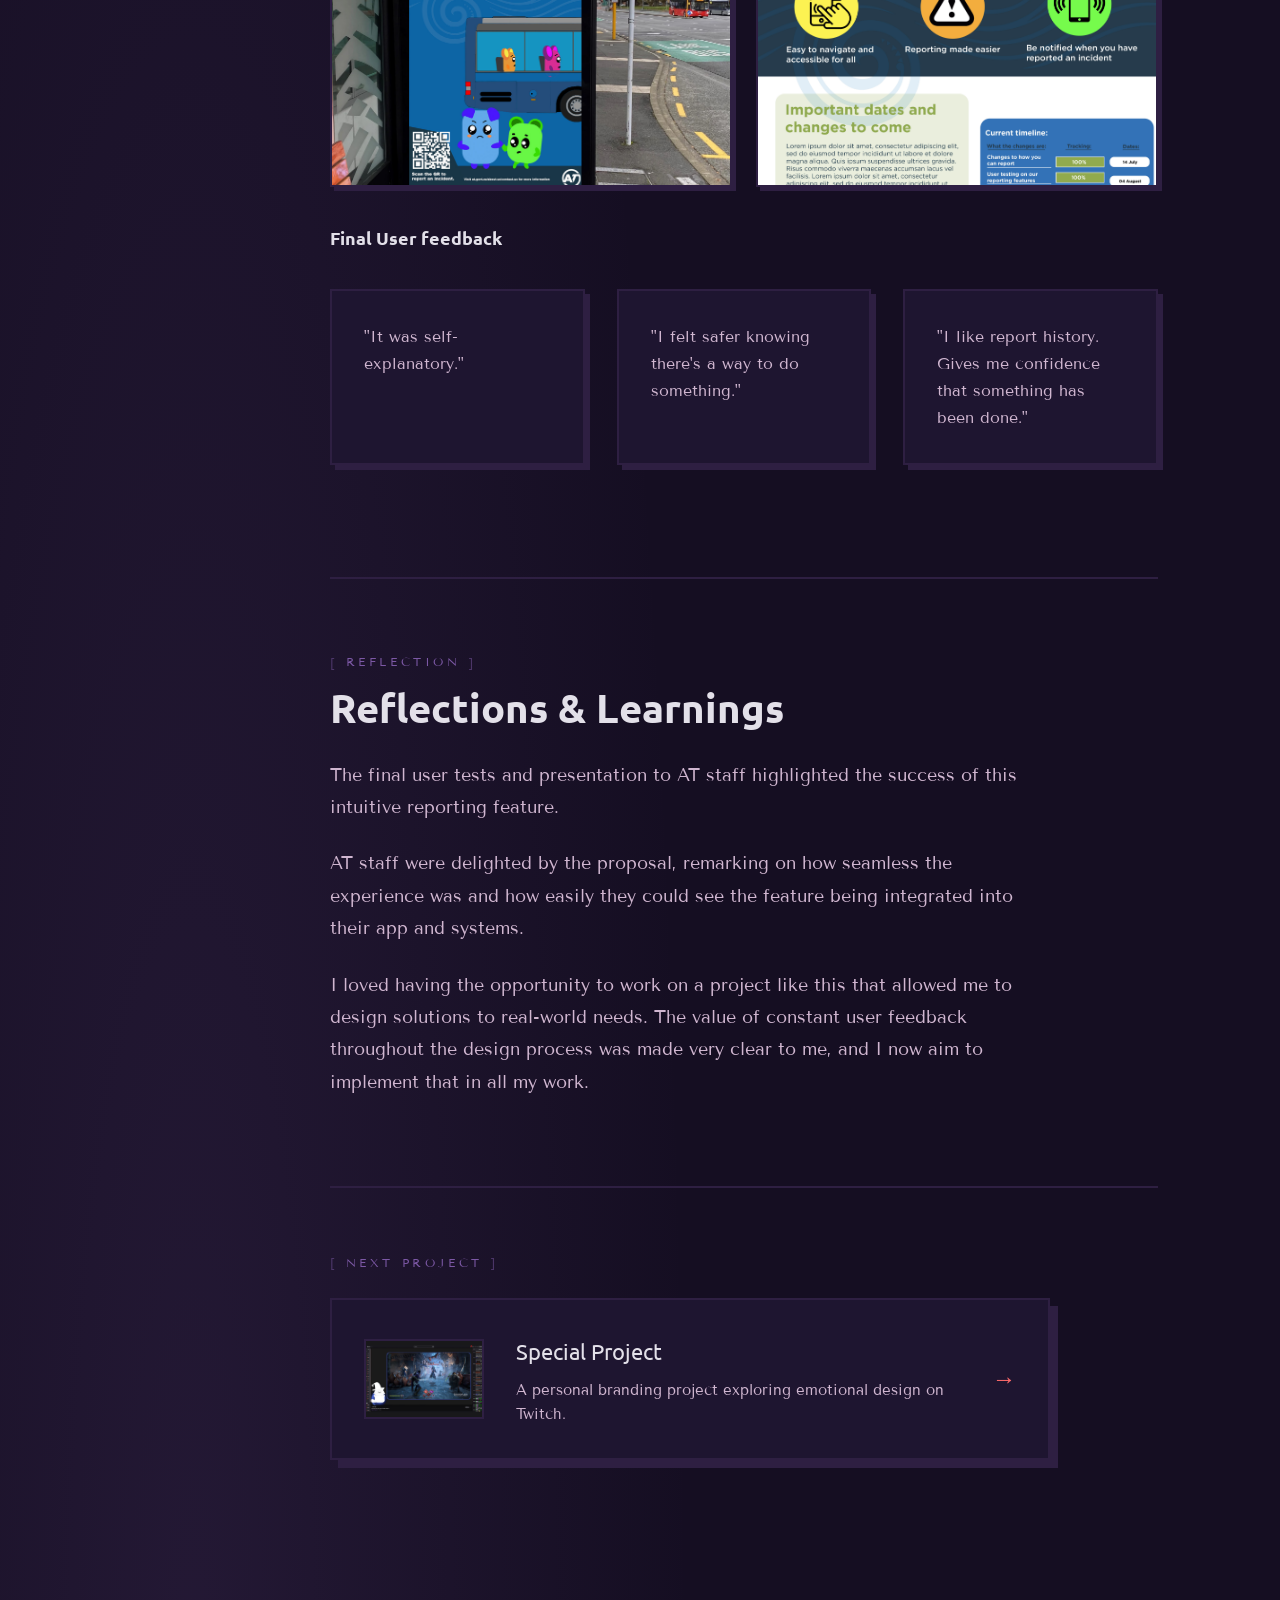
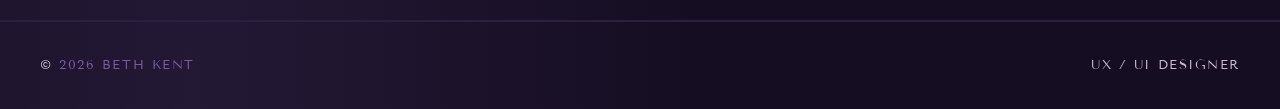
<file: cases/auckland-transport.html>
<!DOCTYPE html>
<html lang="en">
<head>
  <meta charset="UTF-8" />
  <meta name="viewport" content="width=device-width, initial-scale=1.0" />
  <title>Auckland Transport . Beth Kent</title>
  <link rel="stylesheet" href="../css/style.css" />
  <link rel="stylesheet" href="../css/case.css" />
</head>
<body class="case-page">

  <a href="#main-content" class="skip-link">Skip to content</a>
  <div id="transition-overlay" aria-hidden="true"></div>

  <nav class="site-nav" aria-label="Main navigation">
    <a href="../index.html" class="nav-logo" aria-label="Home">Beth Kent</a>
    <button class="nav-toggle" aria-expanded="false" aria-controls="nav-menu" aria-label="Toggle menu">Menu</button>
    <ul class="nav-links" id="nav-menu" role="list">
      <li><a href="../home.html">Home</a></li>
      <li><a href="../work.html" class="active">Work</a></li>
      <li><a href="../about.html">About</a></li>
      <li><a href="../contact.html">Contact</a></li>
    </ul>
  </nav>

  <main class="page-content" id="main-content">

    <!-- ══════════════════════════════════════════
         HERO
    ══════════════════════════════════════════ -->
    <section class="case-hero" aria-label="Project hero">
      <img class="case-hero-img" src="../images/at-hero.jpg" alt="Auckland Transport safety reporting feature" />

      <div class="case-hero-content">
        <ul class="case-hero-tags" aria-label="Project tags">
          <li class="tag">UX Research</li>
          <li class="tag">UI Design</li>
          <li class="tag">Mobile App</li>
          <li class="tag">Public Transport</li>
        </ul>

        <h1 class="case-title">Safety on Auckland Transport</h1>
        <p class="case-tagline">A public transport safety campaign.</p>

        <div class="case-scroll-hint" aria-hidden="true">Scroll to explore</div>
      </div>
    </section>

    <!-- ══════════════════════════════════════════
         LAYOUT
    ══════════════════════════════════════════ -->
    <div class="case-layout">

      <aside class="case-toc" aria-label="Table of contents">
        <p class="case-toc-title">Contents</p>
        <ul class="case-toc-list" role="list">
          <li><a href="#overview">Overview</a></li>
          <li><a href="#research">Research</a></li>
          <li><a href="#ideation">Ideation</a></li>
          <li><a href="#design">Design</a></li>
          <li><a href="#reflection">Reflection</a></li>
        </ul>
      </aside>

      <article>

        <!-- ── OVERVIEW ──────────────────────── -->
        <section class="case-section" id="overview" aria-labelledby="overview-title">

          <div class="case-meta-grid" role="list" aria-label="Project metadata">
            <div class="case-meta-item" role="listitem">
              <p class="case-meta-label">My Role</p>
              <p class="case-meta-value">Team Lead<br>Research Lead<br>UX/UI Designer</p>
            </div>
            <div class="case-meta-item" role="listitem">
              <p class="case-meta-label">Timeline</p>
              <p class="case-meta-value">8 Weeks</p>
            </div>
            <div class="case-meta-item" role="listitem">
              <p class="case-meta-label">Tools</p>
              <p class="case-meta-value">Figma<br>Adobe Suite</p>
            </div>
            <div class="case-meta-item" role="listitem" style="grid-column: span 2; white-space: nowrap;">
              <p class="case-meta-label">Team</p>
              <p class="case-meta-value">
                Beth Kent - Interactive Designer<br>
                William Achmadi - Motion Designer<br>
                Jack Davies - Motion Designer<br>
                Orlando Bonica - Graphic Designer<br>
                Serene Forsyth - Scribe
              </p>
            </div>
          </div>

          <p class="case-section-label" aria-hidden="true">Overview</p>
          <h2 class="case-section-title" id="overview-title">How can we help Aucklanders feel and be safer on public transport?</h2>

          <div class="case-two-col case-two-col--cards" style="margin-top: 1.5rem;">
            <div>
              <h3>The Problem</h3>
              <p>Public sentiment about safety on Auckland public transport has become increasingly negative.</p>
            </div>
            <div>
              <h3>The Challenge</h3>
              <p>Auckland Transport has a system in place for users to report anything that might make them feel unsafe; however, this system is poorly advertised, difficult to access, and the outcomes are unclear. This leads to a feeling of powerlessness as users don't know that there are steps they can take to improve their safety.</p>
            </div>
          </div>

          <div class="case-callout">
            <p>The Solution</p>
            <p style="font-family: var(--font-body); font-size: 17px; color: var(--light); font-weight: normal; margin-top: 0.75rem; line-height: 1.7;">An accessible and intuitive reporting feature integrated into the AT App. It provides clear feedback on what happens to reports and how AT uses that feedback to create safer systems. This puts power back in the hands of the user, improving their sense of safety.</p>
          </div>

          <img class="case-img-full" src="../images/at-quote.jpg" alt="AT safety reporting feature overview" />
          

        </section>

        <!-- ── RESEARCH ──────────────────────── -->
        <section class="case-section" id="research" aria-labelledby="research-title">
          <p class="case-section-label" aria-hidden="true">Research</p>
          <h2 class="case-section-title" id="research-title">Research</h2>

          <div class="case-body">
            <p>For this project, my goal was to empathise with users of Auckland's public transport to identify real pain points.</p>
          </div>

          <h3 style="font-family: var(--font-head); font-size: 18px; color: var(--pale); margin: 2rem 0 0.75rem;">Observations</h3>
          <div class="case-body">
            <p>There were a variety of points along my journey on all three modes of public transport where a user might feel uneasy, uncertain, and stressed — all of which heightened feelings of insecurity.</p>
          </div>

          <!-- Observation images when ready:
          <img class="case-img-full" src="../images/at-observations.jpg" alt="Field observation notes" />
          <p class="case-img-caption">Caption</p>
          -->

          <h3 style="font-family: var(--font-head); font-size: 18px; color: var(--pale); margin: 2rem 0 0.75rem;">Survey of PT Users</h3>
          <div class="case-body">
            <p>The combination of observations with user feedback from surveys revealed that AT safety features aren't implemented where people feel most unsafe. A report feature could be with users at every step of the journey, yet most were unaware that it existed.</p>
          </div>

          <img class="case-img-full" src="../images/at-insights.jpg" alt="Survey of PT users findings" />
          <p class="case-img-caption">Survey findings</p>

          <h3 style="font-family: var(--font-head); font-size: 18px; color: var(--pale); margin: 2rem 0 1.25rem;">Key Findings</h3>
          <div class="case-insights" role="list" aria-label="Key research findings">

            <div class="case-insight-card" role="listitem">
              <p class="case-insight-title">Reporting as a safe intervention</p>
              <p class="case-insight-text">People consider reporting a valuable, non-physical way of intervening.</p>
            </div>

            <div class="case-insight-card" role="listitem">
              <p class="case-insight-title">The current system isn't working</p>
              <p class="case-insight-text">Very few people know that AT currently has a report system.</p>
            </div>

            <div class="case-insight-card" role="listitem">
              <p class="case-insight-title">A frustrating dead end</p>
              <p class="case-insight-text">The current report system redirects users to an external website, becoming a quit point for many.</p>
            </div>

          </div>

        </section>

        <!-- ── IDEATION ──────────────────────── -->
        <section class="case-section" id="ideation" aria-labelledby="ideation-title">
          <p class="case-section-label" aria-hidden="true">Ideation</p>
          <h2 class="case-section-title" id="ideation-title">Ideation &amp; Strategy</h2>

          <h3 style="font-family: var(--font-head); font-size: 18px; color: var(--pale); margin: 0 0 0.75rem;">Target Audience</h3>
          <div class="case-body" style="margin-bottom: 2rem;">
            <p>Young adults aged 18–25 years old using public transport regularly.</p>
          </div>

          <h3 style="font-family: var(--font-head); font-size: 18px; color: var(--pale); margin: 0 0 1.25rem;">Personas</h3>
          <div class="case-personas" role="list" aria-label="User personas">

            <div class="case-persona" role="listitem">
              <img class="case-persona-avatar" src="../images/at-stephanie.png" alt="Stephanie Williams" />
              <div class="case-persona-header">
                <p class="case-persona-name">Stephanie Williams</p>
                <p class="case-persona-role">21 · University student, Auckland</p>
              </div>
              <p class="case-persona-body">Motivated and busy, she uses PT to get to uni, job interviews, and social meet-ups.</p>
              <p class="case-persona-body"><strong style="color: var(--pale); font-family: var(--font-head); font-size: 13px;">Needs</strong><br>Feel safe and secure while using public transport.</p>
              <p class="case-persona-body"><strong style="color: var(--pale); font-family: var(--font-head); font-size: 13px;">Pain Points</strong><br>Hates confrontation.</p>
            </div>

            <div class="case-persona" role="listitem">
              <img class="case-persona-avatar" src="../images/at-nikau.jpg" alt="Nikau Rawiri" />
              <div class="case-persona-header">
                <p class="case-persona-name">Nikau Rawiri</p>
                <p class="case-persona-role">19 · Recent arrival to Auckland</p>
              </div>
              <p class="case-persona-body">Quiet and observant, he's adjusting to Auckland and its busy transport system.</p>
              <p class="case-persona-body"><strong style="color: var(--pale); font-family: var(--font-head); font-size: 13px;">Needs</strong><br>Encouragement to speak up that feels culturally familiar.</p>
              <p class="case-persona-body"><strong style="color: var(--pale); font-family: var(--font-head); font-size: 13px;">Pain Points</strong><br>Feels unsure if reporting makes a difference.</p>
            </div>

          </div>

          <!-- Persona images when ready:
          <img class="case-img-full" src="../images/at-personas.jpg" alt="User personas" />
          <p class="case-img-caption">Caption</p>
          -->

          <h3 style="font-family: var(--font-head); font-size: 18px; color: var(--pale); margin: 2rem 0 1.25rem;">Design Principles</h3>
          <div class="case-steps" aria-label="Design principles">
            <div class="case-step">
              <div class="case-step-num" aria-hidden="true"></div>
              <div>
                <p class="case-step-title">Intuitive Design</p>
                <p class="case-step-text">The feature should feel like a natural extension of the existing AT app - familiar, frictionless, and easy to complete in under a minute.</p>
              </div>
            </div>
            <div class="case-step">
              <div class="case-step-num" aria-hidden="true"></div>
              <div>
                <p class="case-step-title">Positive Engagement</p>
                <p class="case-step-text">Users should feel empowered, not burdened. Clear feedback on what happens after a report reinforces trust and encourages repeat use.</p>
              </div>
            </div>
          </div>

          <h3 style="font-family: var(--font-head); font-size: 18px; color: var(--pale); margin: 2rem 0 0.75rem;">User Testing</h3>

          <div class="case-img-grid" style="grid-template-columns: 1fr 1fr;">
            <img src="../images/at-user-test-1.png" alt="User testing session 1" />
            <img src="../images/at-user-test-2.png" alt="User testing session 2" />
          </div>

          <div class="case-body" style="margin-bottom: 1.5rem;">
            <p>Lo-fi user testing gave us important feedback that guided future development.</p>
          </div>

          <div class="case-insights" role="list" aria-label="User testing feedback">
            <div class="case-insight-card" role="listitem">
              <p class="case-insight-text">Unsure which category to select</p>
            </div>
            <div class="case-insight-card" role="listitem">
              <p class="case-insight-text">Assumed the report icon was actually an incident marker on the road</p>
            </div>
            <div class="case-insight-card" role="listitem">
              <p class="case-insight-text">Liked that the process was short and sweet</p>
            </div>
          </div>

        </section>

        <!-- ── DESIGN ────────────────────────── -->
        <section class="case-section" id="design" aria-labelledby="design-title">
          <p class="case-section-label" aria-hidden="true">Design</p>
          <h2 class="case-section-title" id="design-title">Design Development</h2>

          <div class="case-body">
            <p>Creating the design and user flow.</p>
          </div>

          <div class="case-img-grid" style="grid-template-columns: 1fr 1fr;">
            <img src="../images/at-development-1.jpg" alt="Design development stage 1" />
            <img src="../images/at-development-2.jpg" alt="Design development stage 2" />
            <img src="../images/at-development-3.jpg" alt="Design development stage 3" />
            <img src="../images/at-development-4.jpg" alt="Design development stage 4" />
          </div>

          <h3 style="font-family: var(--font-head); font-size: 18px; color: var(--pale); margin: 2rem 0 0.75rem;">Final Outcome</h3>
          <div class="case-body">
            <p>We revamped AT's existing reporting feature, integrating it into the AT app and making to make it easier for users to speak up when they see something wrong.</p>
            <p>Our campaign included posters, newsletters, an advertisement video, and an explainer video that guides people through the steps to report a problem.</p>
          </div>

          <div class="case-img-grid" style="grid-template-columns: 1fr 1fr;">
            <img src="../images/at-mockup.jpg" alt="AT app reporting feature mockup" />
            <img src="../images/at-mockup-2.jpg" alt="AT app reporting feature mockup 2" />
            <img src="../images/at-mockup-3.jpg" alt="AT app reporting feature mockup 3" />
            <img src="../images/at-mockup-4.jpg" alt="AT app reporting feature mockup 4" />
          </div>

          <h3 style="font-family: var(--font-head); font-size: 18px; color: var(--pale); margin: 2rem 0 1.25rem;">Final User feedback</h3>
          <div class="case-insights" role="list" aria-label="User quotes">

            <div class="case-insight-card" role="listitem">
              <p class="case-insight-text">"It was self-explanatory."</p>
            </div>

            <div class="case-insight-card" role="listitem">
              <p class="case-insight-text">"I felt safer knowing there's a way to do something."</p>
            </div>

            <div class="case-insight-card" role="listitem">
              <p class="case-insight-text">"I like report history. Gives me confidence that something has been done."</p>
            </div>

          </div>



        </section>

        <!-- ── REFLECTION ────────────────────── -->
        <section class="case-section" id="reflection" aria-labelledby="reflection-title">
          <p class="case-section-label" aria-hidden="true">Reflection</p>
          <h2 class="case-section-title" id="reflection-title">Reflections &amp; Learnings</h2>

          <div class="case-body">
            <p>The final user tests and presentation to AT staff highlighted the success of this intuitive reporting feature. </p>
            <p>AT staff were delighted by the proposal, remarking on how seamless the experience was and how easily they could see the feature being integrated into their app and systems.</p>
            <p>I loved having the opportunity to work on a project like this that allowed me to design solutions to real-world needs. The value of constant user feedback throughout the design process was made very clear to me, and I now aim to implement that in all my work.</p>
          </div>

        </section>

        <!-- ── NEXT PROJECT ───────────────────── -->
        <div class="case-next">
          <p class="case-next-label">Next Project</p>
          <a href="special-project.html" class="case-next-card" aria-label="Next project: Special Project">
            <img class="case-next-thumb" src="../images/sp-thumb.jpg" alt="Special Project" />
            <div class="case-next-info">
              <p class="case-next-title">Special Project</p>
              <p class="case-next-desc">A personal branding project exploring emotional design on Twitch.</p>
            </div>
            <span class="case-next-arrow" aria-hidden="true">→</span>
          </a>
        </div>

      </article>
    </div>

  </main>

  <footer class="site-footer">
    <p>© <span id="year"></span> <span>Beth Kent</span></p>
    <p>UX / UI Designer</p>
  </footer>

  <script src="../js/main.js"></script>
  <script>
    (function () {
      const sections = document.querySelectorAll('.case-section[id]');
      const links    = document.querySelectorAll('.case-toc-list a');
      if (!sections.length || !links.length) return;
      const observer = new IntersectionObserver((entries) => {
        entries.forEach(entry => {
          const link = document.querySelector(`.case-toc-list a[href="#${entry.target.id}"]`);
          if (link) link.classList.toggle('toc-active', entry.isIntersecting);
        });
      }, { rootMargin: '-20% 0px -70% 0px' });
      sections.forEach(s => observer.observe(s));
    })();
  </script>

</body>
</html>
</file>
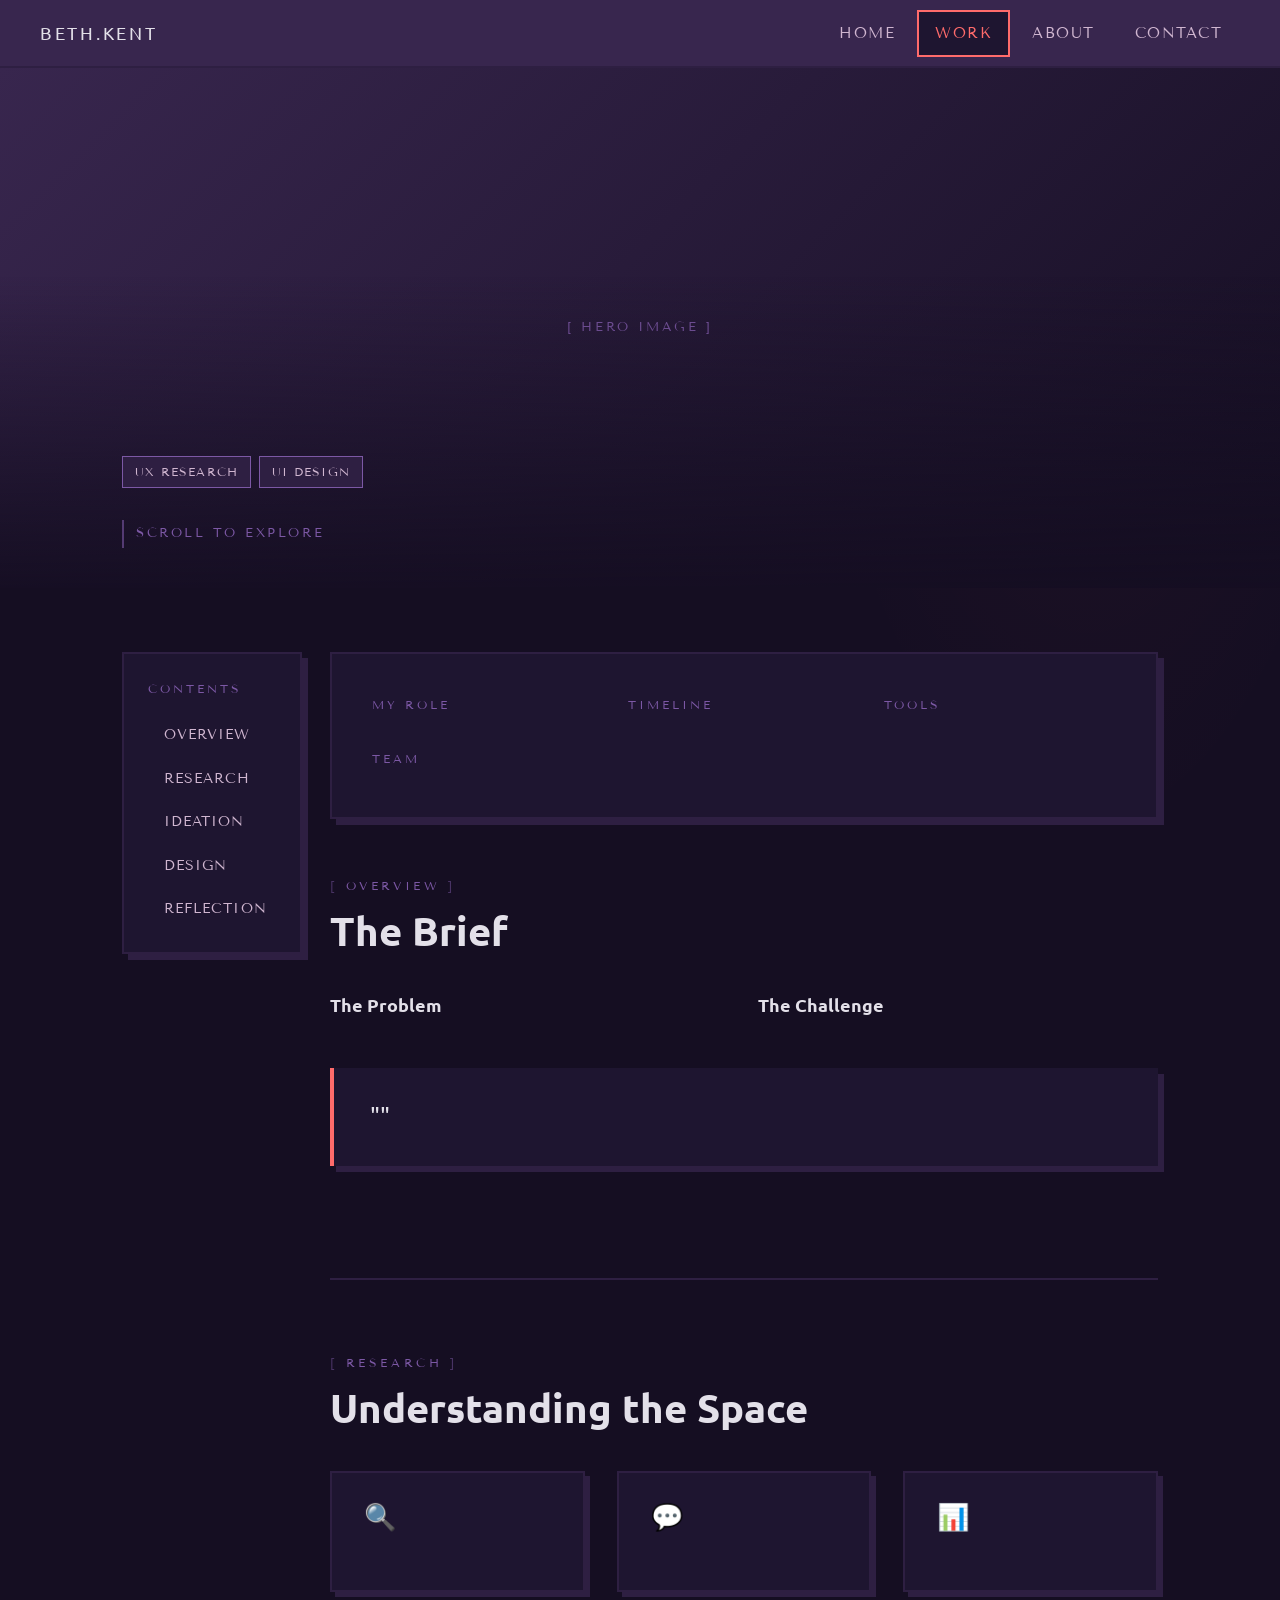
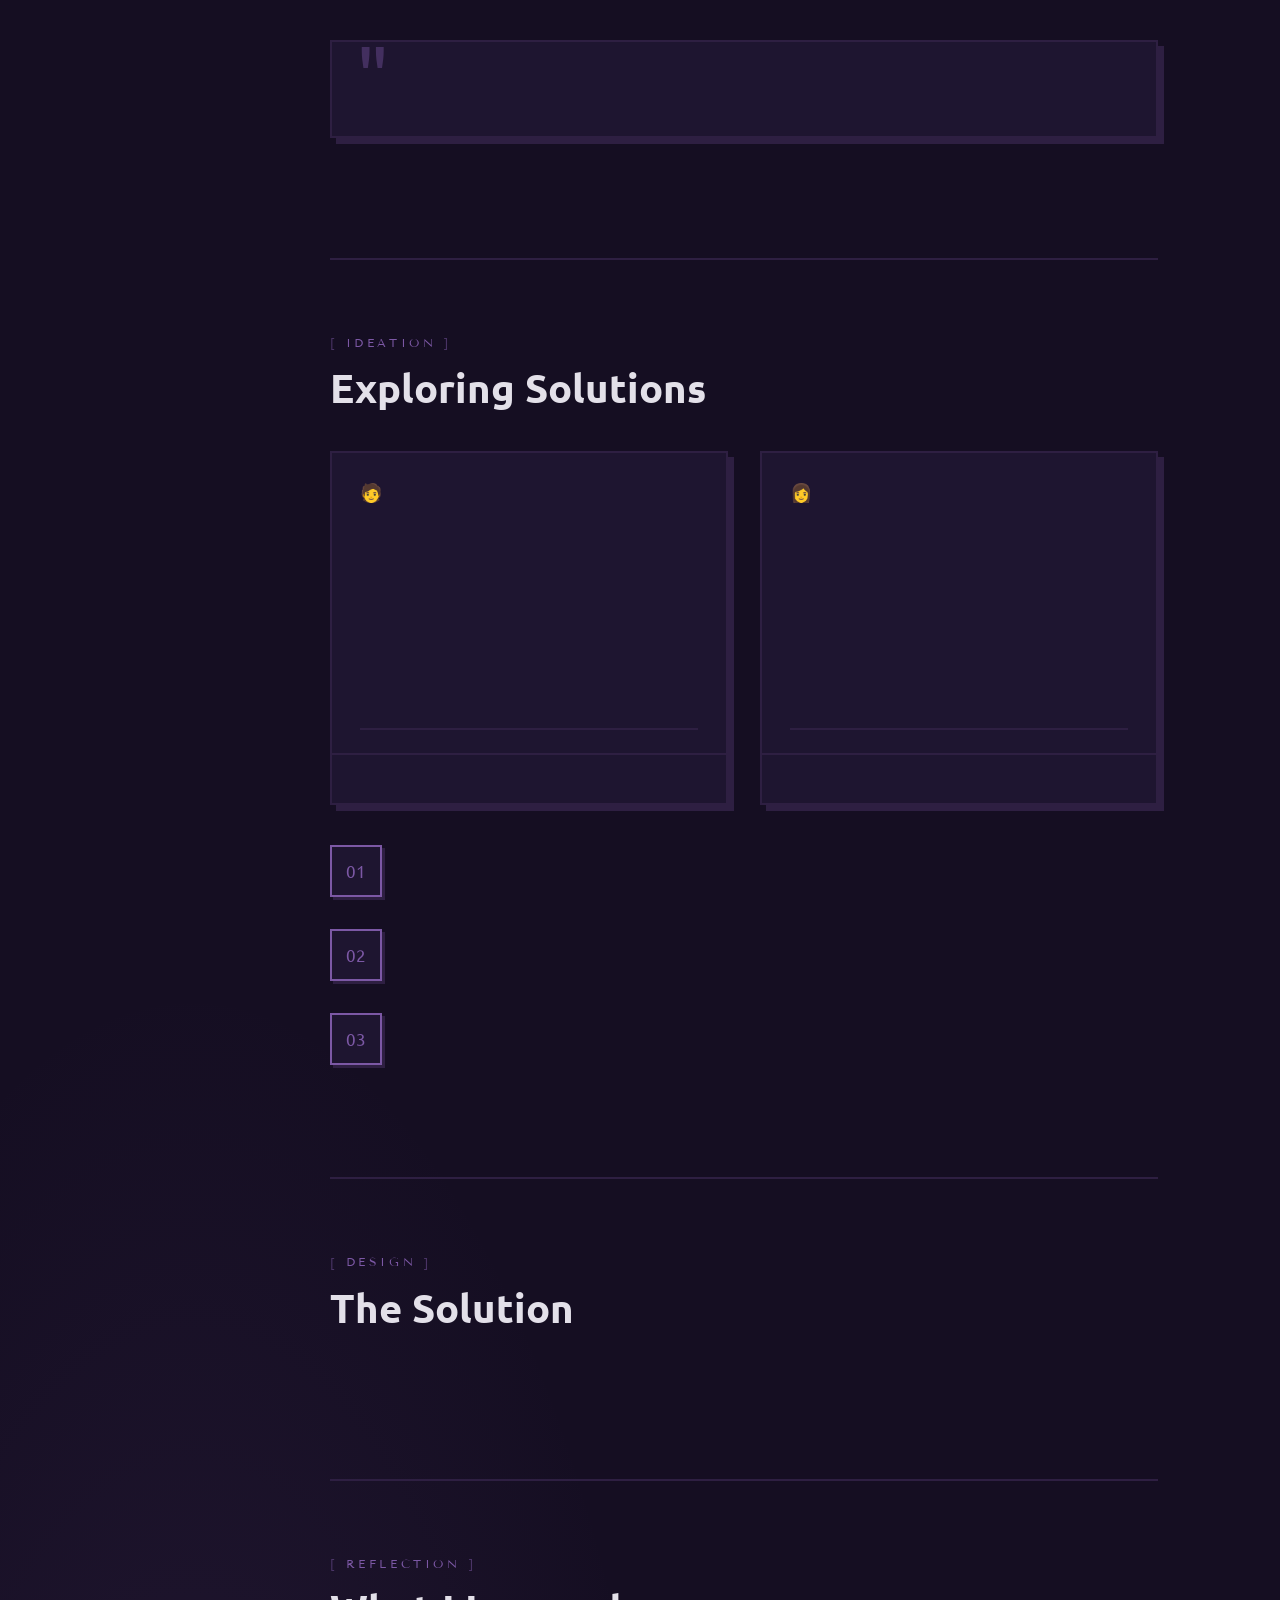
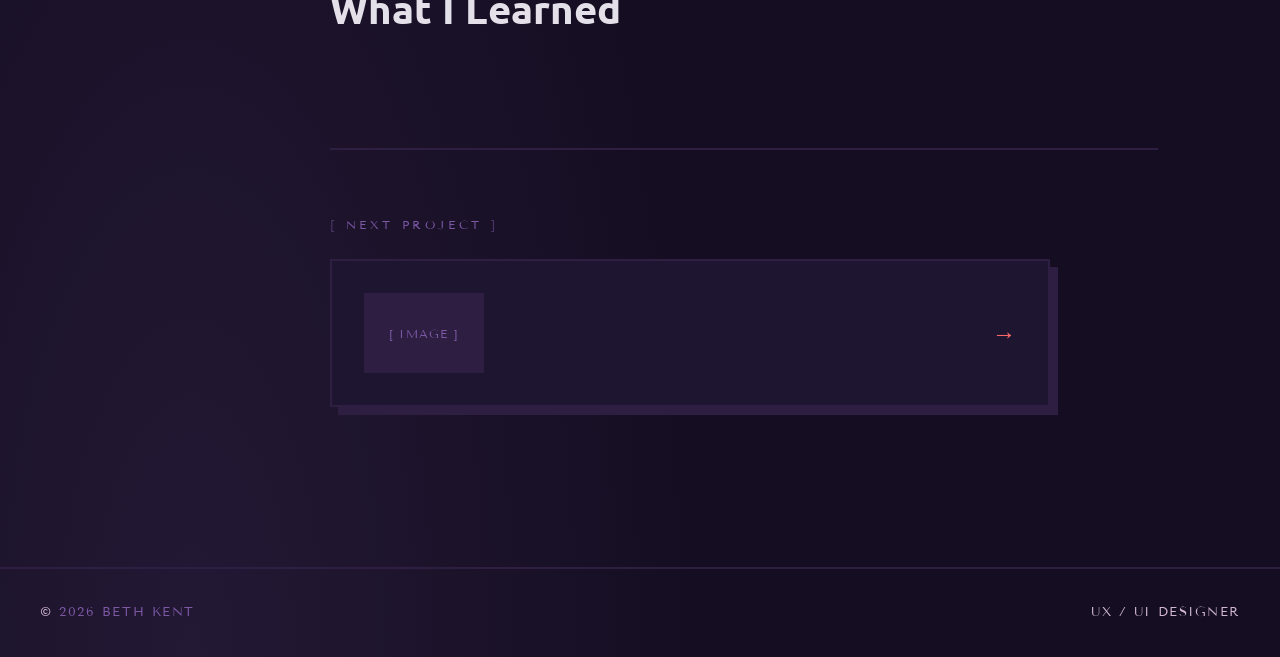
<file: cases/template.html>
<!DOCTYPE html>
<html lang="en">
<head>
  <meta charset="UTF-8" />
  <meta name="viewport" content="width=device-width, initial-scale=1.0" />
  <title><!-- PROJECT TITLE --> — Beth Kent</title>
  <link rel="stylesheet" href="../css/style.css" />
  <link rel="stylesheet" href="../css/case.css" />
</head>
<body>

  <a href="#main-content" class="skip-link">Skip to content</a>
  <div id="transition-overlay" aria-hidden="true"></div>

  <!-- ── NAV ──────────────────────────────────── -->
  <nav class="site-nav" aria-label="Main navigation">
    <a href="../index.html" class="nav-logo" aria-label="Home">Beth<span>.</span>Kent</a>
    <button class="nav-toggle" aria-expanded="false" aria-controls="nav-menu" aria-label="Toggle menu">Menu</button>
    <ul class="nav-links" id="nav-menu" role="list">
      <li><a href="../home.html">Home</a></li>
      <li><a href="../work.html" class="active">Work</a></li>
      <li><a href="../about.html">About</a></li>
      <li><a href="../contact.html">Contact</a></li>
    </ul>
  </nav>

  <main class="page-content" id="main-content">

    <!-- ══════════════════════════════════════════
         HERO
    ══════════════════════════════════════════ -->
    <section class="case-hero" aria-label="Project hero">
      <!--
        OPTION A — use a real image:
        <img class="case-hero-img" src="../images/YOUR-IMAGE.jpg" alt="Brief description" />

        OPTION B — leave the placeholder div:
      -->
      <div class="case-hero-placeholder" aria-hidden="true">[ Hero Image ]</div>

      <div class="case-hero-content">
        <ul class="case-hero-tags" aria-label="Project tags">
          <li class="tag">UX Research</li>
          <li class="tag">UI Design</li>
          <!-- Add / change tags -->
        </ul>

        <h1 class="case-title"><!-- PROJECT TITLE --></h1>
        <p class="case-tagline"><!-- One sentence — what the project was and why it mattered --></p>

        <div class="case-scroll-hint" aria-hidden="true">Scroll to explore</div>
      </div>
    </section>

    <!-- ══════════════════════════════════════════
         MAIN LAYOUT (TOC sidebar + content)
    ══════════════════════════════════════════ -->
    <div class="case-layout">

      <!-- Sticky table of contents -->
      <aside class="case-toc" aria-label="Table of contents">
        <p class="case-toc-title">Contents</p>
        <ul class="case-toc-list" role="list">
          <li><a href="#overview">Overview</a></li>
          <li><a href="#research">Research</a></li>
          <li><a href="#ideation">Ideation</a></li>
          <li><a href="#design">Design</a></li>
          <li><a href="#reflection">Reflection</a></li>
        </ul>
      </aside>

      <!-- Case study content -->
      <article>

        <!-- ── OVERVIEW ──────────────────────── -->
        <section class="case-section" id="overview" aria-labelledby="overview-title">

          <!-- Metadata chips -->
          <div class="case-meta-grid" role="list" aria-label="Project metadata">
            <div class="case-meta-item" role="listitem">
              <p class="case-meta-label">My Role</p>
              <p class="case-meta-value"><!-- e.g. UX Researcher, UI Designer --></p>
            </div>
            <div class="case-meta-item" role="listitem">
              <p class="case-meta-label">Timeline</p>
              <p class="case-meta-value"><!-- e.g. 8 Weeks --></p>
            </div>
            <div class="case-meta-item" role="listitem">
              <p class="case-meta-label">Tools</p>
              <p class="case-meta-value"><!-- e.g. Figma, Miro --></p>
            </div>
            <div class="case-meta-item" role="listitem">
              <p class="case-meta-label">Team</p>
              <p class="case-meta-value"><!-- e.g. Solo / 3 person team --></p>
            </div>
          </div>

          <p class="case-section-label" aria-hidden="true">Overview</p>
          <h2 class="case-section-title" id="overview-title">The Brief</h2>

          <div class="case-body">
            <p><!-- Context: what organisation/client, what was the starting point? --></p>
          </div>

          <!-- Problem + Challenge side by side -->
          <div class="case-two-col" style="margin-top: 2.5rem;">
            <div>
              <h3>The Problem</h3>
              <p><!-- What was broken, painful, or missing for users? --></p>
            </div>
            <div>
              <h3>The Challenge</h3>
              <p><!-- What made this hard to solve? Constraints, tensions, unknowns. --></p>
            </div>
          </div>

          <!-- Highlight the core question -->
          <div class="case-callout reveal">
            <p>"<!-- HMW or core design question -->"</p>
          </div>

        </section>

        <!-- ── RESEARCH ──────────────────────── -->
        <section class="case-section" id="research" aria-labelledby="research-title">
          <p class="case-section-label" aria-hidden="true">Research</p>
          <h2 class="case-section-title" id="research-title">Understanding the Space</h2>

          <div class="case-body">
            <p><!-- Brief intro to your research approach --></p>
          </div>

          <!-- Key insights cards -->
          <div class="case-insights" role="list" aria-label="Research insights">

            <div class="case-insight-card reveal" role="listitem">
              <div class="case-insight-icon" aria-hidden="true">🔍</div>
              <p class="case-insight-title"><!-- Insight headline --></p>
              <p class="case-insight-text"><!-- 1-2 sentences --></p>
            </div>

            <div class="case-insight-card reveal" role="listitem">
              <div class="case-insight-icon" aria-hidden="true">💬</div>
              <p class="case-insight-title"><!-- Insight headline --></p>
              <p class="case-insight-text"><!-- 1-2 sentences --></p>
            </div>

            <div class="case-insight-card reveal" role="listitem">
              <div class="case-insight-icon" aria-hidden="true">📊</div>
              <p class="case-insight-title"><!-- Insight headline --></p>
              <p class="case-insight-text"><!-- 1-2 sentences --></p>
            </div>

          </div>

          <!-- Optional: a quote from a user interview -->
          <div class="case-quote reveal">
            <blockquote><!-- Quote text --></blockquote>
            <cite><!-- Attribution, e.g. "Interview participant, age 34" --></cite>
          </div>

          <!-- Optional: a research image -->
          <!--
          <img class="case-img-full" src="../images/YOUR-IMAGE.jpg" alt="Description" />
          <p class="case-img-caption">Caption text</p>
          -->

        </section>

        <!-- ── IDEATION ──────────────────────── -->
        <section class="case-section" id="ideation" aria-labelledby="ideation-title">
          <p class="case-section-label" aria-hidden="true">Ideation</p>
          <h2 class="case-section-title" id="ideation-title">Exploring Solutions</h2>

          <div class="case-body">
            <p><!-- What methods did you use to generate ideas? --></p>
          </div>

          <!-- Persona cards — duplicate/remove as needed -->
          <div class="case-personas" role="list" aria-label="User personas">

            <div class="case-persona reveal" role="listitem">
              <div class="case-persona-header">
                <div class="case-persona-avatar" aria-hidden="true">🧑</div>
                <div>
                  <p class="case-persona-name"><!-- Name --></p>
                  <p class="case-persona-role"><!-- Age / role --></p>
                </div>
              </div>
              <p class="case-persona-body"><!-- Needs, goals, frustrations --></p>
            </div>

            <div class="case-persona reveal" role="listitem">
              <div class="case-persona-header">
                <div class="case-persona-avatar" aria-hidden="true">👩</div>
                <div>
                  <p class="case-persona-name"><!-- Name --></p>
                  <p class="case-persona-role"><!-- Age / role --></p>
                </div>
              </div>
              <p class="case-persona-body"><!-- Needs, goals, frustrations --></p>
            </div>

          </div>

          <!-- Process steps -->
          <div class="case-steps" aria-label="Ideation process steps">

            <div class="case-step reveal">
              <div class="case-step-num" aria-hidden="true"></div>
              <div>
                <p class="case-step-title"><!-- Step name --></p>
                <p class="case-step-text"><!-- What you did and why --></p>
              </div>
            </div>

            <div class="case-step reveal">
              <div class="case-step-num" aria-hidden="true"></div>
              <div>
                <p class="case-step-title"><!-- Step name --></p>
                <p class="case-step-text"><!-- What you did and why --></p>
              </div>
            </div>

            <div class="case-step reveal">
              <div class="case-step-num" aria-hidden="true"></div>
              <div>
                <p class="case-step-title"><!-- Step name --></p>
                <p class="case-step-text"><!-- What you did and why --></p>
              </div>
            </div>

          </div>

          <!-- Sketches / concept image grid -->
          <!--
          <div class="case-img-grid" aria-label="Ideation sketches">
            <img src="../images/sketch-1.jpg" alt="Description" />
            <img src="../images/sketch-2.jpg" alt="Description" />
            <img src="../images/sketch-3.jpg" alt="Description" />
          </div>
          -->

        </section>

        <!-- ── DESIGN ────────────────────────── -->
        <section class="case-section" id="design" aria-labelledby="design-title">
          <p class="case-section-label" aria-hidden="true">Design</p>
          <h2 class="case-section-title" id="design-title">The Solution</h2>

          <div class="case-body">
            <p><!-- What did you actually build/design? High-level description. --></p>
          </div>

          <!-- Full-width hero mockup -->
          <!--
          <img class="case-img-full" src="../images/final-design.jpg" alt="Final design screens" />
          <p class="case-img-caption">Caption text</p>
          -->

          <!-- Feature breakdown — reuse case-two-col or case-steps -->
          <div class="case-two-col" style="margin-top: 2rem;">
            <div>
              <h3><!-- Feature / decision --></h3>
              <p><!-- Why this choice --></p>
            </div>
            <div>
              <h3><!-- Feature / decision --></h3>
              <p><!-- Why this choice --></p>
            </div>
          </div>

          <!-- More screens grid -->
          <!--
          <div class="case-img-grid">
            <img src="../images/screen-1.jpg" alt="Description" />
            <img src="../images/screen-2.jpg" alt="Description" />
          </div>
          -->

        </section>

        <!-- ── REFLECTION ────────────────────── -->
        <section class="case-section" id="reflection" aria-labelledby="reflection-title">
          <p class="case-section-label" aria-hidden="true">Reflection</p>
          <h2 class="case-section-title" id="reflection-title">What I Learned</h2>

          <div class="case-body">
            <p><!-- Key takeaways — what worked, what you'd do differently, what grew you as a designer --></p>
            <p><!-- Second paragraph if needed --></p>
          </div>

        </section>

        <!-- ── NEXT PROJECT ───────────────────── -->
        <div class="case-next">
          <p class="case-next-label">Next Project</p>
          <a href="<!-- NEXT CASE URL -->" class="case-next-card" aria-label="Next project: <!-- TITLE -->">
            <!--
              Replace the div with a real thumbnail:
              <img class="case-next-thumb" src="../images/next-thumb.jpg" alt="Next project thumbnail" />
            -->
            <div class="case-next-thumb" aria-hidden="true">[ Image ]</div>
            <div class="case-next-info">
              <p class="case-next-title"><!-- Next project title --></p>
              <p class="case-next-desc"><!-- One-line description --></p>
            </div>
            <span class="case-next-arrow" aria-hidden="true">→</span>
          </a>
        </div>

      </article>
    </div><!-- /.case-layout -->

  </main>

  <footer class="site-footer">
    <p>© <span id="year"></span> <span>Beth Kent</span></p>
    <p>UX / UI Designer</p>
  </footer>

  <script src="../js/main.js"></script>
  <script>
    /* TOC active state on scroll */
    (function () {
      const sections = document.querySelectorAll('.case-section[id]');
      const links    = document.querySelectorAll('.case-toc-list a');
      if (!sections.length || !links.length) return;

      const observer = new IntersectionObserver((entries) => {
        entries.forEach(entry => {
          const link = document.querySelector(`.case-toc-list a[href="#${entry.target.id}"]`);
          if (link) link.classList.toggle('toc-active', entry.isIntersecting);
        });
      }, { rootMargin: '-20% 0px -70% 0px' });

      sections.forEach(s => observer.observe(s));
    })();
  </script>

</body>
</html>
</file>
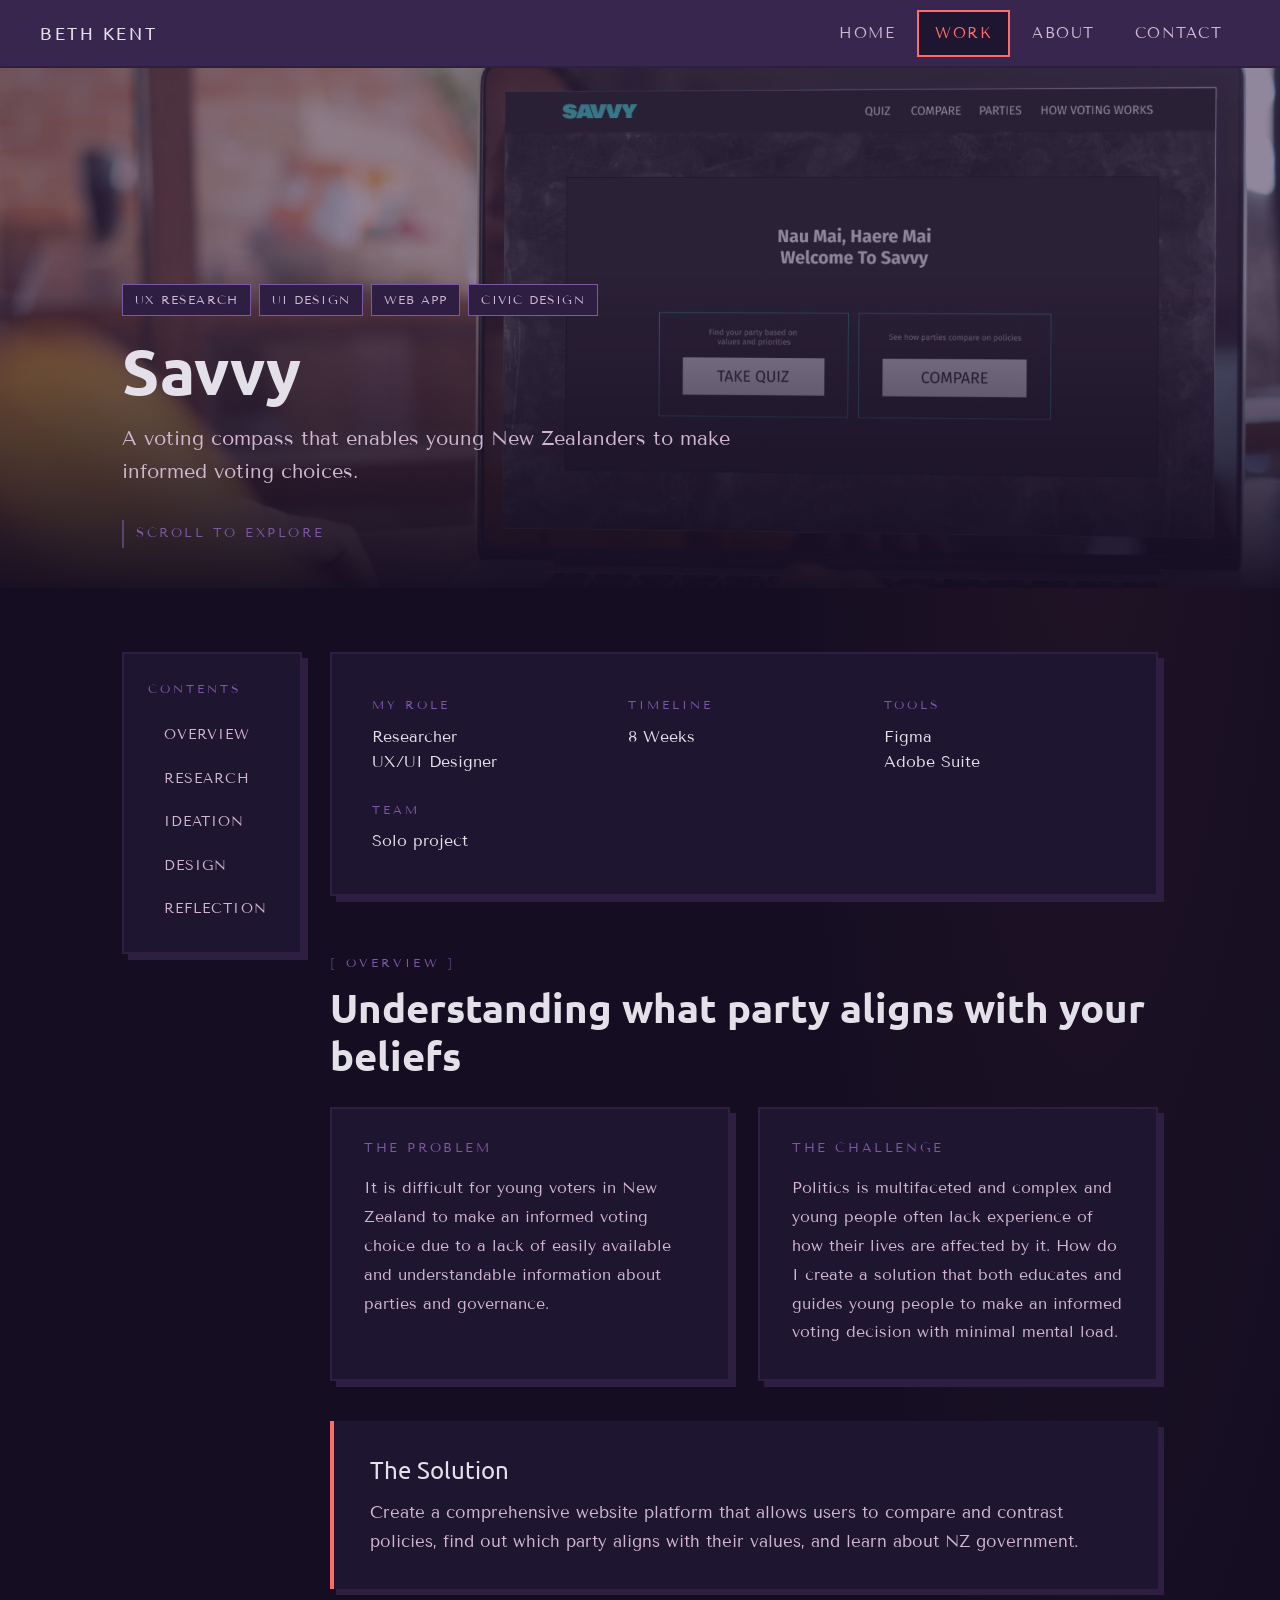
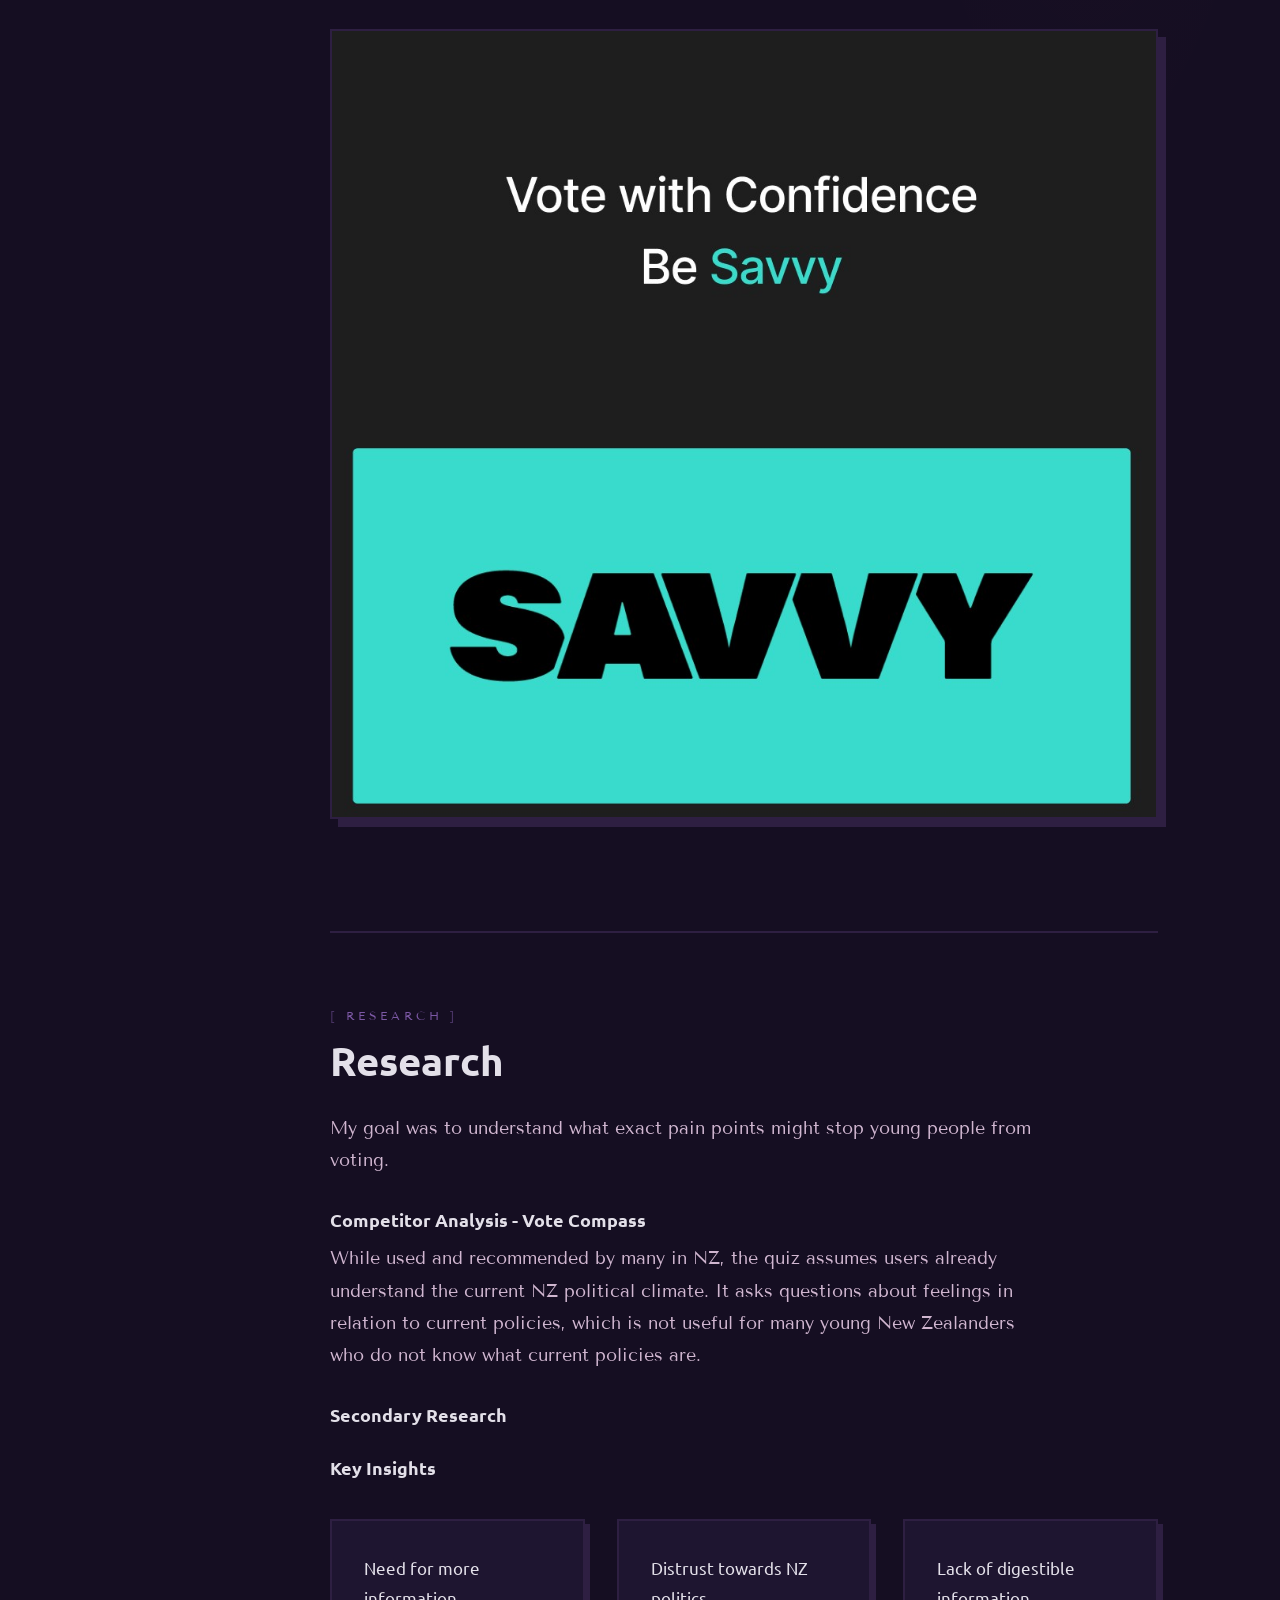
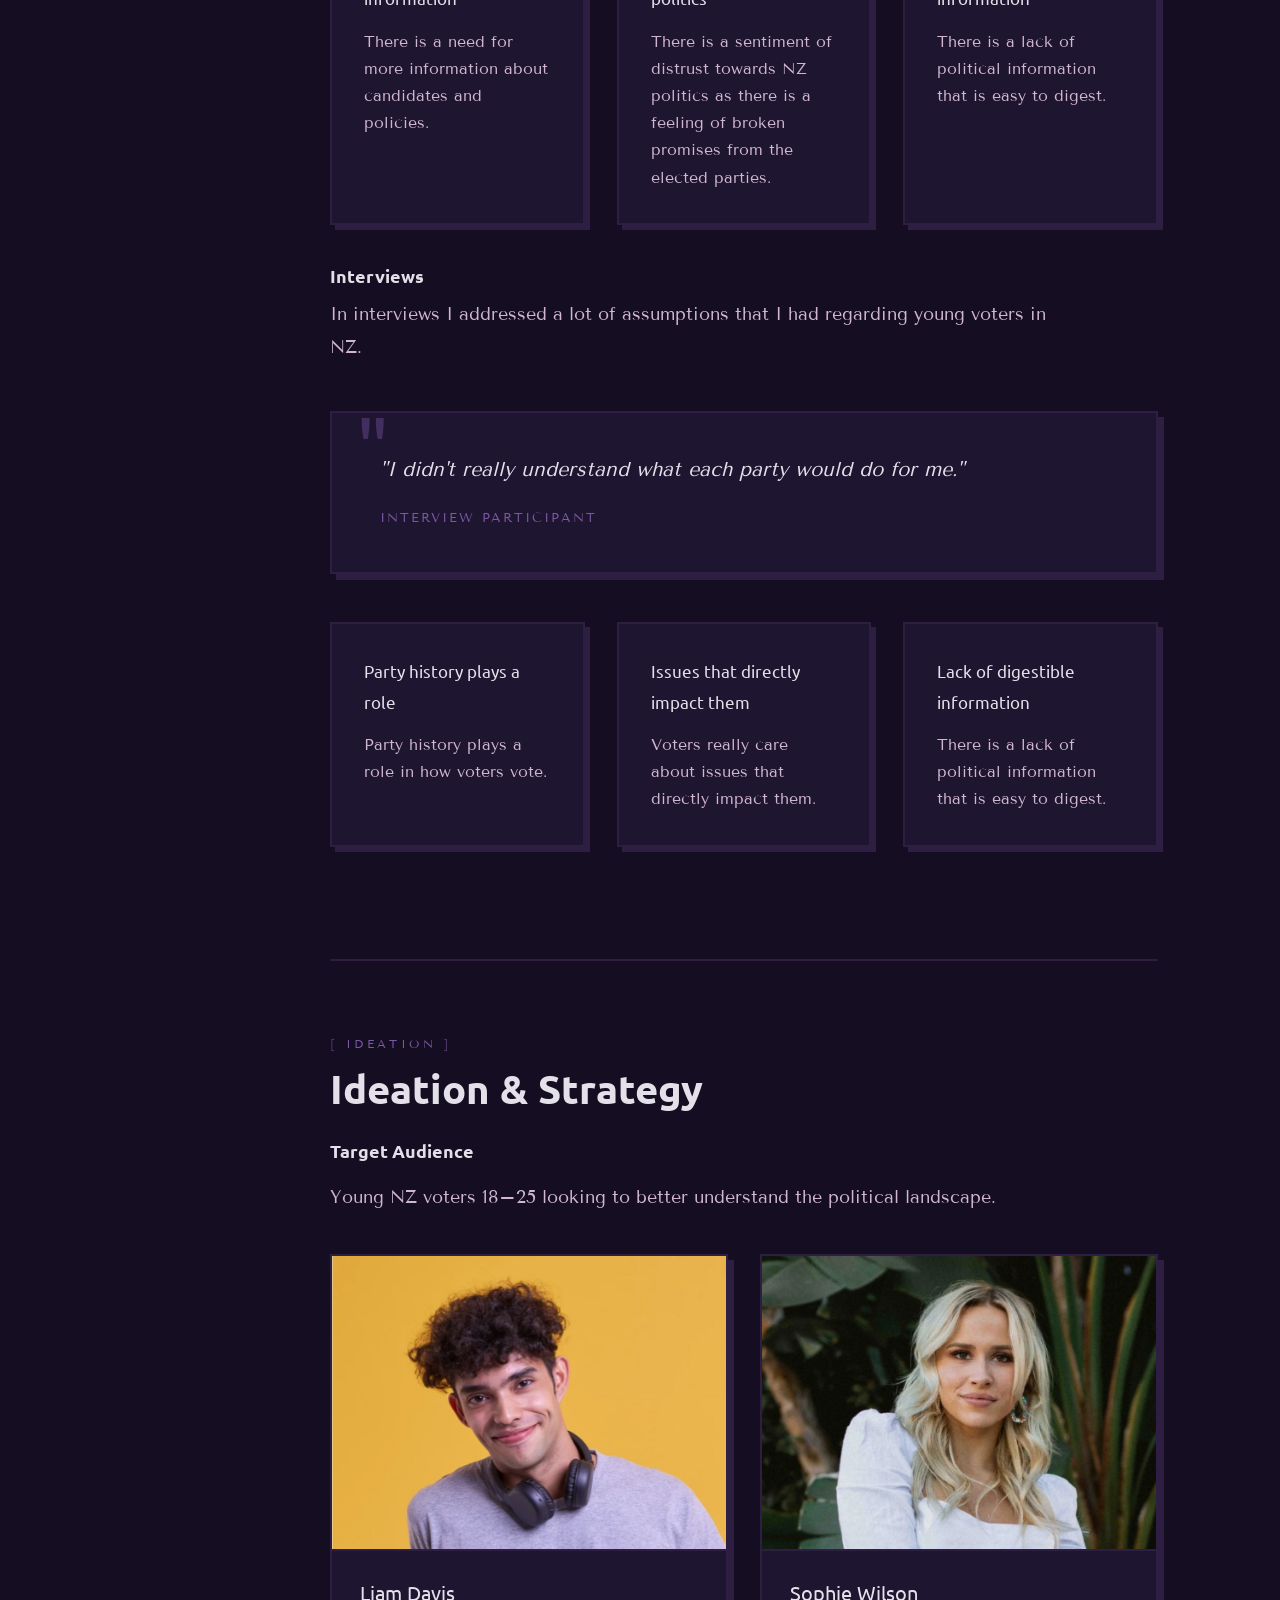
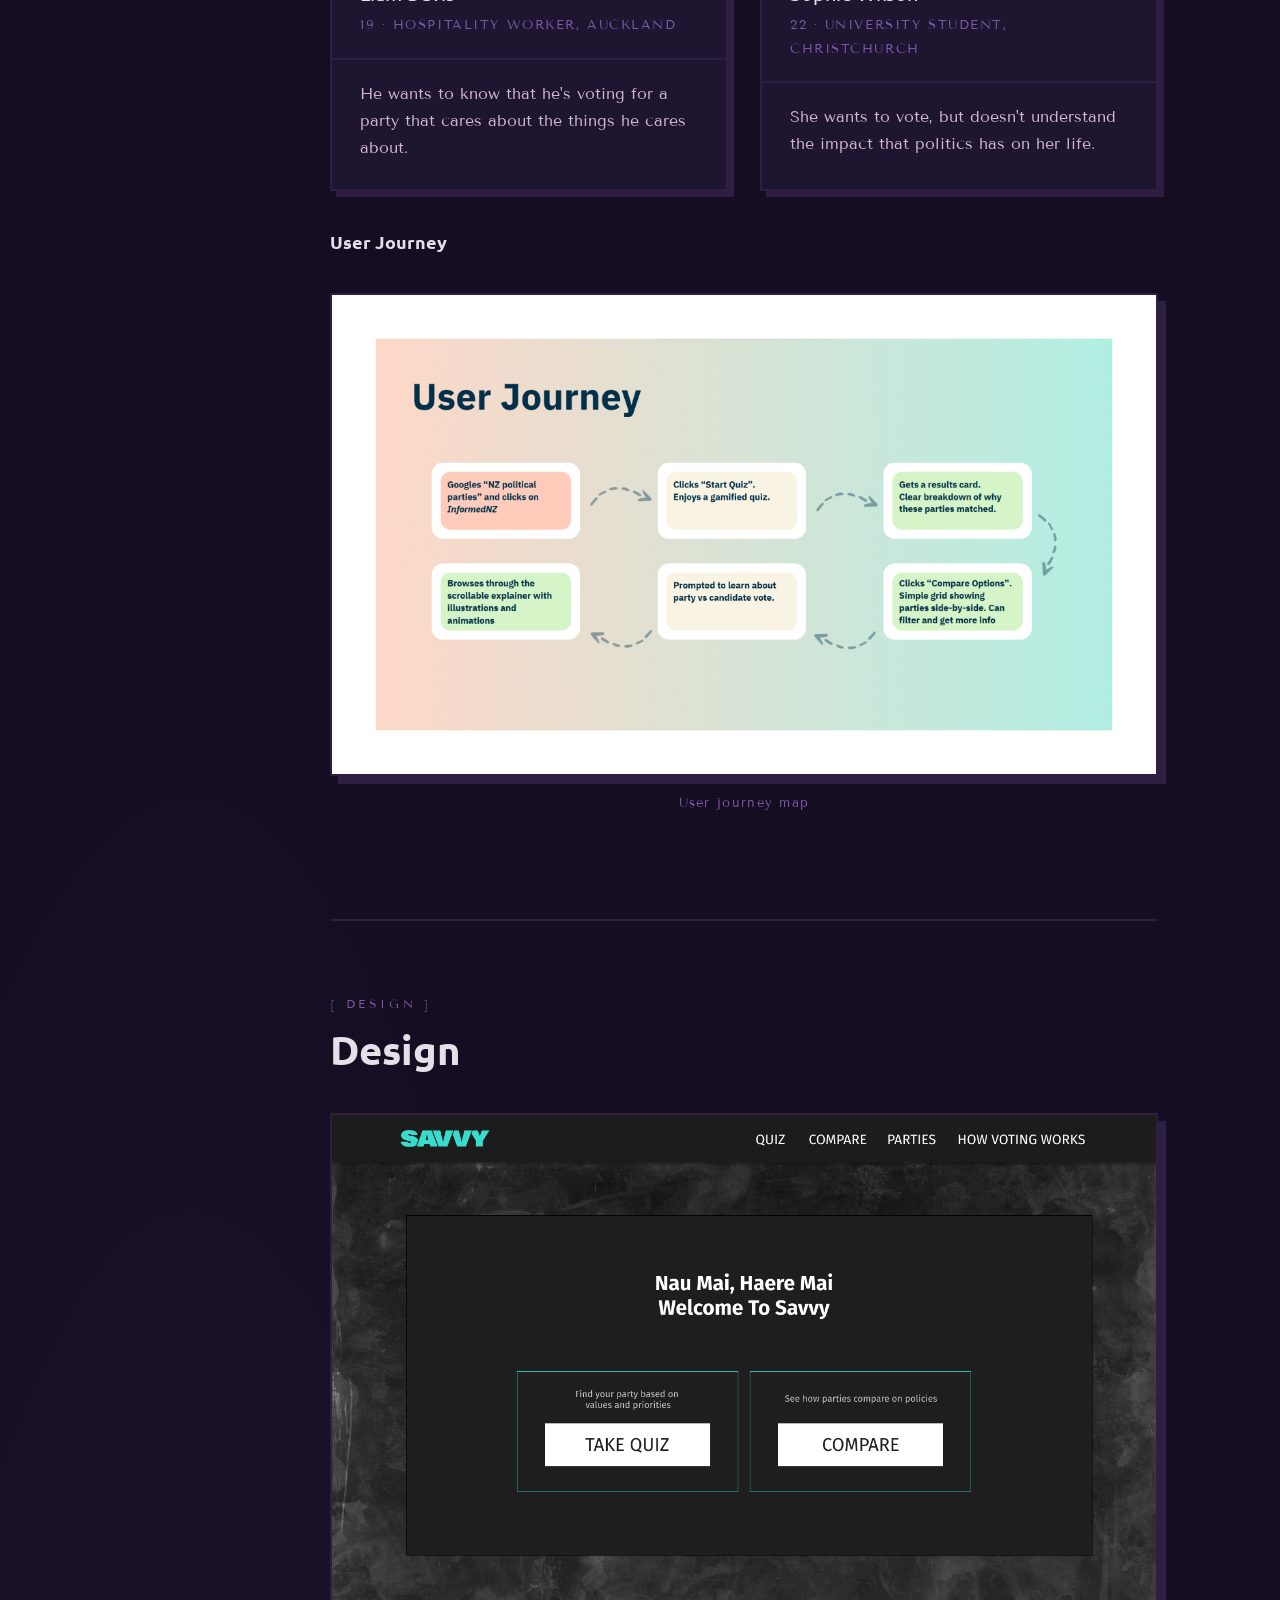
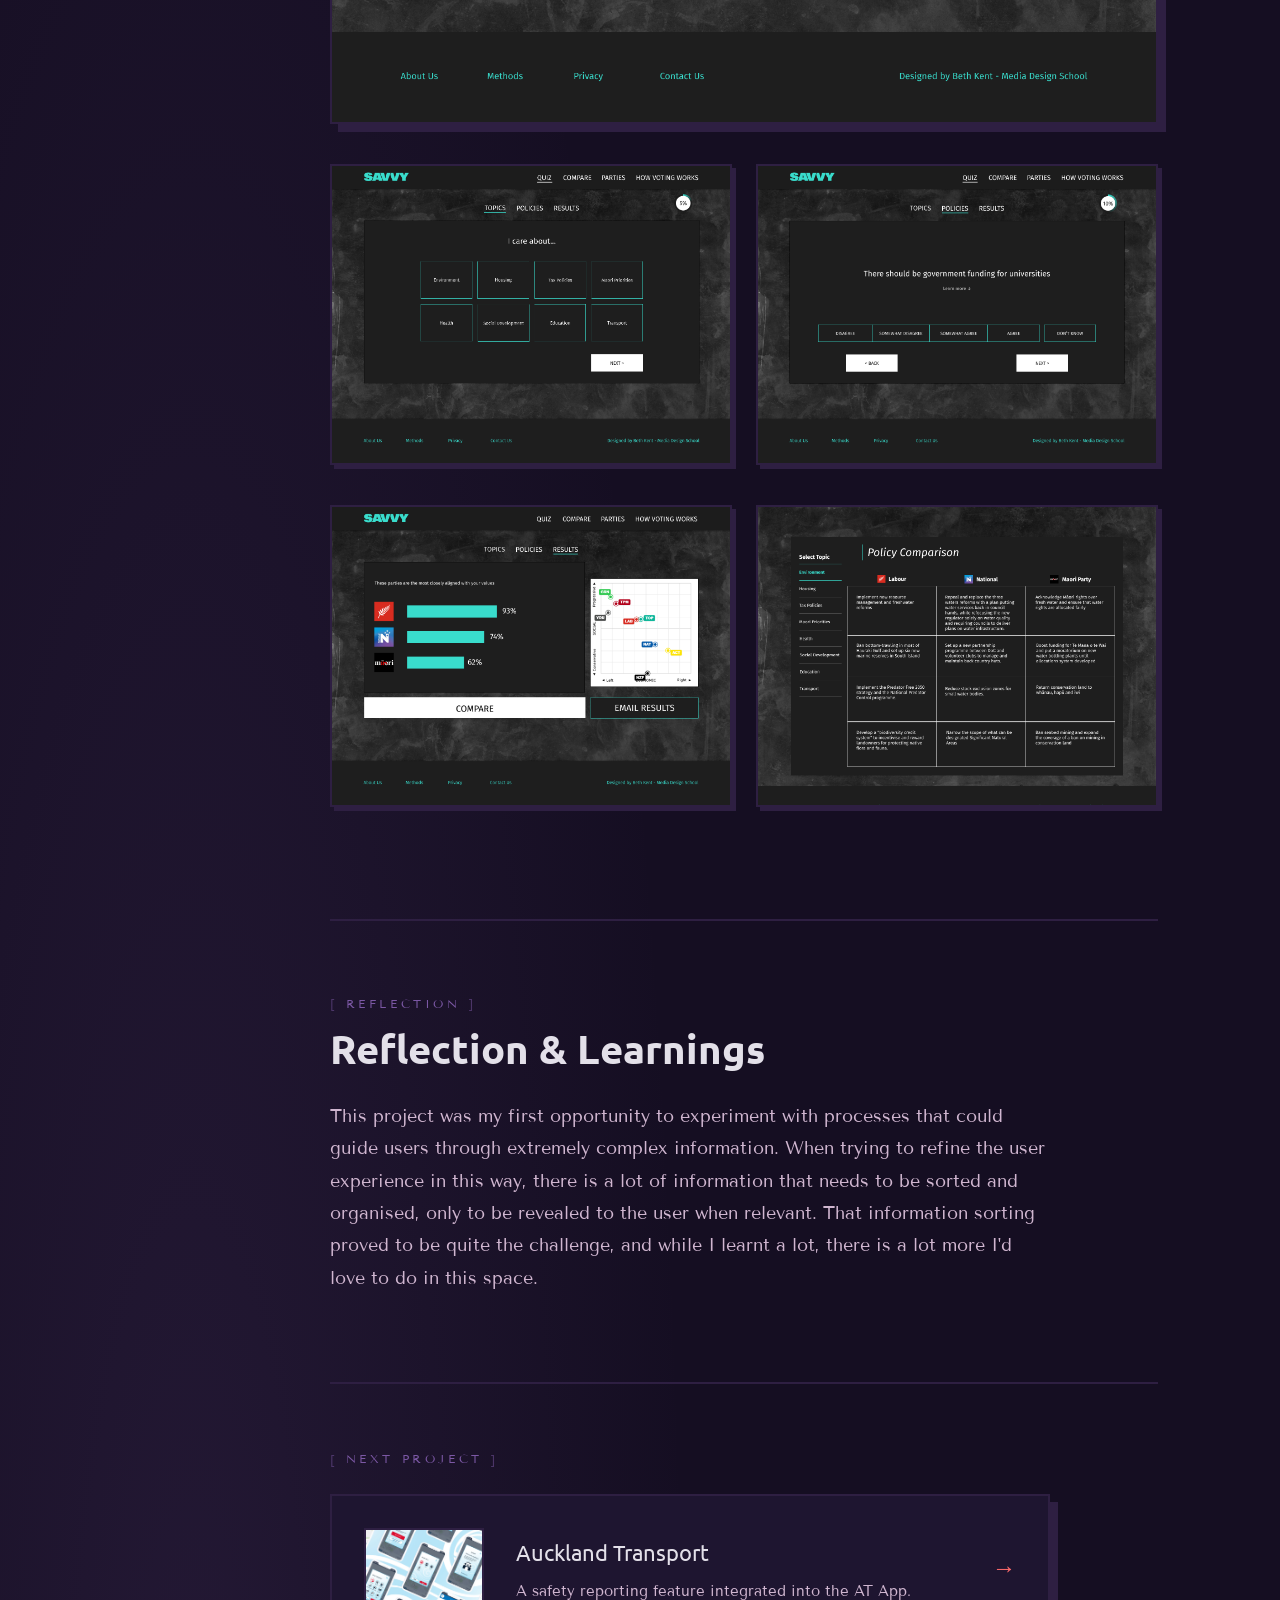
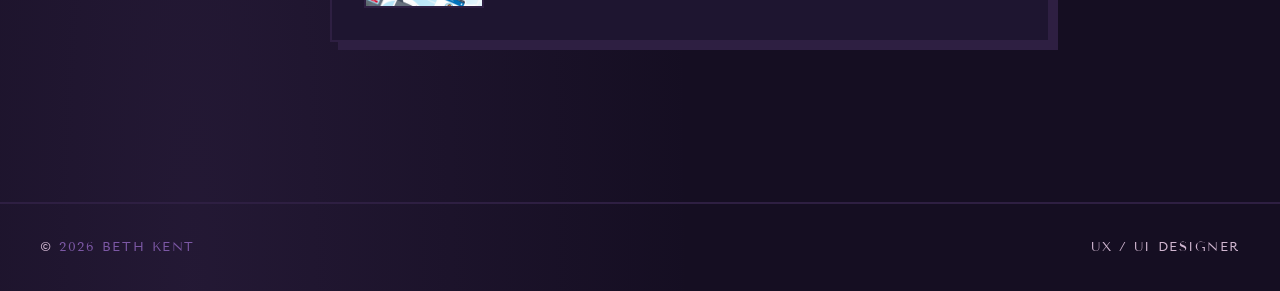
<file: cases/vote-savvy.html>
<!DOCTYPE html>
<html lang="en">
<head>
  <meta charset="UTF-8" />
  <meta name="viewport" content="width=device-width, initial-scale=1.0" />
  <title>Vote Savvy . Beth Kent</title>
  <link rel="stylesheet" href="../css/style.css" />
  <link rel="stylesheet" href="../css/case.css" />
</head>
<body class="case-page">

  <a href="#main-content" class="skip-link">Skip to content</a>
  <div id="transition-overlay" aria-hidden="true"></div>

  <nav class="site-nav" aria-label="Main navigation">
    <a href="../index.html" class="nav-logo" aria-label="Home">Beth Kent</a>
    <button class="nav-toggle" aria-expanded="false" aria-controls="nav-menu" aria-label="Toggle menu">Menu</button>
    <ul class="nav-links" id="nav-menu" role="list">
      <li><a href="../home.html">Home</a></li>
      <li><a href="../work.html" class="active">Work</a></li>
      <li><a href="../about.html">About</a></li>
      <li><a href="../contact.html">Contact</a></li>
    </ul>
  </nav>

  <main class="page-content" id="main-content">

    <!-- ══════════════════════════════════════════
         HERO
    ══════════════════════════════════════════ -->
    <section class="case-hero" aria-label="Project hero">
      <img class="case-hero-img" src="../images/savvy-hero.jpg" alt="Savvy voting compass interface" />

      <div class="case-hero-content">
        <ul class="case-hero-tags" aria-label="Project tags">
          <li class="tag">UX Research</li>
          <li class="tag">UI Design</li>
          <li class="tag">Web App</li>
          <li class="tag">Civic Design</li>
        </ul>

        <h1 class="case-title">Savvy</h1>
        <p class="case-tagline">A voting compass that enables young New Zealanders to make informed voting choices.</p>

        <div class="case-scroll-hint" aria-hidden="true">Scroll to explore</div>
      </div>
    </section>

    <!-- ══════════════════════════════════════════
         LAYOUT
    ══════════════════════════════════════════ -->
    <div class="case-layout">

      <aside class="case-toc" aria-label="Table of contents">
        <p class="case-toc-title">Contents</p>
        <ul class="case-toc-list" role="list">
          <li><a href="#overview">Overview</a></li>
          <li><a href="#research">Research</a></li>
          <li><a href="#ideation">Ideation</a></li>
          <li><a href="#design">Design</a></li>
          <li><a href="#reflection">Reflection</a></li>
        </ul>
      </aside>

      <article>

        <!-- ── OVERVIEW ──────────────────────── -->
        <section class="case-section" id="overview" aria-labelledby="overview-title">

          <div class="case-meta-grid" role="list" aria-label="Project metadata">
            <div class="case-meta-item" role="listitem">
              <p class="case-meta-label">My Role</p>
              <p class="case-meta-value">Researcher<br>UX/UI Designer</p>
            </div>
            <div class="case-meta-item" role="listitem">
              <p class="case-meta-label">Timeline</p>
              <p class="case-meta-value">8 Weeks</p>
            </div>
            <div class="case-meta-item" role="listitem">
              <p class="case-meta-label">Tools</p>
              <p class="case-meta-value">Figma<br>Adobe Suite</p>
            </div>
            <div class="case-meta-item" role="listitem">
              <p class="case-meta-label">Team</p>
              <p class="case-meta-value">Solo project</p>
            </div>
          </div>

          <p class="case-section-label" aria-hidden="true">Overview</p>
          <h2 class="case-section-title" id="overview-title">Understanding what party aligns with your beliefs</h2>

          <div class="case-two-col case-two-col--cards" style="margin-top: 1.5rem;">
            <div>
              <h3>The Problem</h3>
              <p>It is difficult for young voters in New Zealand to make an informed voting choice due to a lack of easily available and understandable information about parties and governance.</p>
            </div>
            <div>
              <h3>The Challenge</h3>
              <p>Politics is multifaceted and complex and young people often lack experience of how their lives are affected by it. How do I create a solution that both educates and guides young people to make an informed voting decision with minimal mental load.</p>
            </div>
          </div>

          <div class="case-callout">
            <p>The Solution</p>
            <p style="font-family: var(--font-body); font-size: 17px; color: var(--light); font-weight: normal; margin-top: 0.75rem; line-height: 1.7;">Create a comprehensive website platform that allows users to compare and contrast policies, find out which party aligns with their values, and learn about NZ government.</p>
          </div>

          <img class="case-img-full" src="../images/savvy-brand.jpg" alt="Savvy brand overview" />


        </section>

        <!-- ── RESEARCH ──────────────────────── -->
        <section class="case-section" id="research" aria-labelledby="research-title">
          <p class="case-section-label" aria-hidden="true">Research</p>
          <h2 class="case-section-title" id="research-title">Research</h2>

          <div class="case-body">
            <p>My goal was to understand what exact pain points might stop young people from voting.</p>
          </div>

          <!-- Competitor analysis -->
          <h3 style="font-family: var(--font-head); font-size: 18px; color: var(--pale); margin: 2rem 0 0.75rem;">Competitor Analysis - Vote Compass</h3>
          <div class="case-body">
            <p>While used and recommended by many in NZ, the quiz assumes users already understand the current NZ political climate. It asks questions about feelings in relation to current policies, which is not useful for many young New Zealanders who do not know what current policies are.</p>
          </div>

          <!-- Secondary research -->
          <h3 style="font-family: var(--font-head); font-size: 18px; color: var(--pale); margin: 2rem 0 0.75rem;">Secondary Research</h3>
          <div class="case-body">
            <p><!-- Add secondary research findings here --></p>
          </div>

          <!-- Key insights -->
          <h3 style="font-family: var(--font-head); font-size: 18px; color: var(--pale); margin: 2rem 0 0.75rem;">Key Insights</h3>
          <div class="case-insights" role="list" aria-label="Research insights">

            <div class="case-insight-card" role="listitem">

              <p class="case-insight-title">Need for more information</p>
              <p class="case-insight-text">There is a need for more information about candidates and policies.</p>
            </div>

            <div class="case-insight-card" role="listitem">

              <p class="case-insight-title">Distrust towards NZ politics</p>
              <p class="case-insight-text">There is a sentiment of distrust towards NZ politics as there is a feeling of broken promises from the elected parties.</p>
            </div>

            <div class="case-insight-card" role="listitem">

              <p class="case-insight-title">Lack of digestible information</p>
              <p class="case-insight-text">There is a lack of political information that is easy to digest.</p>
            </div>

          </div>

          <!-- Interviews -->
          <h3 style="font-family: var(--font-head); font-size: 18px; color: var(--pale); margin: 2rem 0 0.75rem;">Interviews</h3>
          <div class="case-body">
            <p>In interviews I addressed a lot of assumptions that I had regarding young voters in NZ.</p>
          </div>

          <div class="case-quote">
            <blockquote>"I didn't really understand what each party would do for me."</blockquote>
            <cite>Interview participant</cite>
          </div>

          <div class="case-insights" role="list" aria-label="Interview insights">

            <div class="case-insight-card" role="listitem">

              <p class="case-insight-title">Party history plays a role</p>
              <p class="case-insight-text">Party history plays a role in how voters vote.</p>
            </div>

            <div class="case-insight-card" role="listitem">

              <p class="case-insight-title">Issues that directly impact them</p>
              <p class="case-insight-text">Voters really care about issues that directly impact them.</p>
            </div>

            <div class="case-insight-card" role="listitem">

              <p class="case-insight-title">Lack of digestible information</p>
              <p class="case-insight-text">There is a lack of political information that is easy to digest.</p>
            </div>

          </div>

        </section>

        <!-- ── IDEATION ──────────────────────── -->
        <section class="case-section" id="ideation" aria-labelledby="ideation-title">
          <p class="case-section-label" aria-hidden="true">Ideation</p>
          <h2 class="case-section-title" id="ideation-title">Ideation &amp; Strategy</h2>

          <!-- Target audience -->
          <h3 style="font-family: var(--font-head); font-size: 18px; color: var(--pale); margin: 0 0 1.25rem;">Target Audience</h3>
          <div class="case-body" style="margin-bottom: 1.5rem;">
            <p>Young NZ voters 18–25 looking to better understand the political landscape.</p>
          </div>

          <div class="case-personas" role="list" aria-label="User personas">

            <div class="case-persona" role="listitem">
              <img class="case-persona-avatar" src="../images/savvy-liam.jpg" alt="Liam Davis" />
              <div class="case-persona-header">
                <p class="case-persona-name">Liam Davis</p>
                <p class="case-persona-role">19 · Hospitality worker, Auckland</p>
              </div>
              <p class="case-persona-body">He wants to know that he's voting for a party that cares about the things he cares about.</p>
            </div>

            <div class="case-persona" role="listitem">
              <img class="case-persona-avatar" src="../images/savvy-sophie.jpg" alt="Sophie Wilson" />
              <div class="case-persona-header">
                <p class="case-persona-name">Sophie Wilson</p>
                <p class="case-persona-role">22 · University student, Christchurch</p>
              </div>
              <p class="case-persona-body">She wants to vote, but doesn't understand the impact that politics has on her life.</p>
            </div>

          </div>

          <!-- User journey -->
          <h3 style="font-family: var(--font-head); font-size: 18px; color: var(--pale); margin: 2.5rem 0 1rem;">User Journey</h3>
          <img class="case-img-full" src="../images/savvy-user-journey.jpg" alt="Savvy user journey map" />
          <p class="case-img-caption">User journey map</p>

        </section>

        <!-- ── DESIGN ────────────────────────── -->
        <section class="case-section" id="design" aria-labelledby="design-title">
          <p class="case-section-label" aria-hidden="true">Design</p>
          <h2 class="case-section-title" id="design-title">Design</h2>

          <img class="case-img-full" src="../images/savvy-design-1.png" alt="Savvy design" />
          <div class="case-img-grid" style="grid-template-columns: 1fr 1fr;">
            <img src="../images/savvy-design-2.png" alt="Savvy design detail" />
            <img src="../images/savvy-design-3.png" alt="Savvy design detail" />
          </div>
          <div class="case-img-grid" style="grid-template-columns: 1fr 1fr;">
            <img src="../images/savvy-design-4.png" alt="Savvy design detail" />
            <img src="../images/savvy-design-5.png" alt="Savvy design detail" />
          </div>

        </section>

        <!-- ── REFLECTION ────────────────────── -->
        <section class="case-section" id="reflection" aria-labelledby="reflection-title">
          <p class="case-section-label" aria-hidden="true">Reflection</p>
          <h2 class="case-section-title" id="reflection-title">Reflection &amp; Learnings</h2>

          <div class="case-body">
            <p>This project was my first opportunity to experiment with processes that could guide users through extremely complex information. When trying to refine the user experience in this way, there is a lot of information that needs to be sorted and organised, only to be revealed to the user when relevant. That information sorting proved to be quite the challenge, and while I learnt a lot, there is a lot more I'd love to do in this space.</p>
          </div>

        </section>

        <!-- ── NEXT PROJECT ───────────────────── -->
        <div class="case-next">
          <p class="case-next-label">Next Project</p>
          <a href="auckland-transport.html" class="case-next-card" aria-label="Next project: Auckland Transport Safety Reporting Feature">
            <img class="case-next-thumb" src="../images/at-thumb.jpg" alt="Auckland Transport" />
            <div class="case-next-info">
              <p class="case-next-title">Auckland Transport</p>
              <p class="case-next-desc">A safety reporting feature integrated into the AT App.</p>
            </div>
            <span class="case-next-arrow" aria-hidden="true">→</span>
          </a>
        </div>

      </article>
    </div>

  </main>

  <footer class="site-footer">
    <p>© <span id="year"></span> <span>Beth Kent</span></p>
    <p>UX / UI Designer</p>
  </footer>

  <script src="../js/main.js"></script>
  <script>
    (function () {
      const sections = document.querySelectorAll('.case-section[id]');
      const links    = document.querySelectorAll('.case-toc-list a');
      if (!sections.length || !links.length) return;
      const observer = new IntersectionObserver((entries) => {
        entries.forEach(entry => {
          const link = document.querySelector(`.case-toc-list a[href="#${entry.target.id}"]`);
          if (link) link.classList.toggle('toc-active', entry.isIntersecting);
        });
      }, { rootMargin: '-20% 0px -70% 0px' });
      sections.forEach(s => observer.observe(s));
    })();
  </script>

</body>
</html>
</file>
<file: css/style.css>
/* ═══════════════════════════════════════════════
   PORTFOLIO — SHARED STYLES
   Palette: Midnight Carnival
   Core:  #150E22 #38264E #7C58A5 #D0B6D0 #E3E0E9
   Accent: #FF6B6B (coral)
   Body: Tenor Sans | Headings: Ubuntu Bold
═══════════════════════════════════════════════ */

@import url('https://fonts.googleapis.com/css2?family=Tenor+Sans&family=Ubuntu:wght@700&display=swap');

/* ── RESET ──────────────────────────────────── */
*, *::before, *::after { box-sizing: border-box; margin: 0; padding: 0; }
html { scroll-behavior: smooth; }

/* ── TOKENS ─────────────────────────────────── */
:root {
  /* Core purple palette */
  --midnight:  #150E22;
  --deep:      #38264E;
  --mid:       #7C58A5;
  --light:     #D0B6D0;
  --pale:      #E3E0E9;

  /* Coral accent */
  --coral:     #FF6B6B;
  --coral-dim: #cc4444;

  /* Surfaces */
  --bg:        var(--midnight);
  --surface:   #1e1530;
  --surface2:  #2e1f42;
  --border:    var(--mid);
  --text:      var(--pale);
  --muted:     var(--light);
  --accent:    var(--coral);

  --font-head: 'Ubuntu', sans-serif;
  --font-body: 'Tenor Sans', serif;

  --px: 3px;
  --nav-h: 68px;

  --pixel-shadow:
    0 0 0 var(--px) var(--midnight),
    0 0 0 calc(var(--px) * 2) var(--coral);
}

/* ── BASE ───────────────────────────────────── */
body {
  background: var(--bg);
  background-image:
    radial-gradient(ellipse 65% 55% at 15% 100%, rgba(124,88,165,0.14) 0%, transparent 60%),
    radial-gradient(ellipse 45% 40% at 85%   0%, rgba(255,107,107,0.06) 0%, transparent 55%);
  color: var(--text);
  font-family: var(--font-body);
  font-size: 18px;
  line-height: 1.8;
  min-height: 100vh;
  overflow-x: hidden;
}

h1, h2, h3, h4 {
  font-family: var(--font-head);
  font-weight: 700;
  line-height: 1.2;
  color: var(--pale);
}

a { color: inherit; text-decoration: none; }

img { display: block; max-width: 100%; }

/* ── WAND CURSOR ────────────────────────────── */
body { cursor: none; }
a, button, [role="button"] { cursor: none; }

#sparkle-canvas {
  position: fixed;
  inset: 0;
  pointer-events: none;
  z-index: 9000;
}

#wand-cursor {
  position: fixed;
  pointer-events: none;
  z-index: 9100;
  width: 32px; height: 32px;
  top: 0; left: 0;
  transform: translate(-200px, -200px);
  filter: drop-shadow(0 2px 6px rgba(255,107,107,0.5));
  will-change: transform;
}

#wand-cursor.wand-click {
  filter: drop-shadow(0 0 12px #FF6B6B) drop-shadow(0 0 6px #fff);
}

/* Restore default cursor on touch/mobile devices */
@media (hover: none) {
  body, a, button, [role="button"] { cursor: auto; }
  #wand-cursor, #sparkle-canvas { display: none; }
}

/* ── SKIP LINK ──────────────────────────────── */
.skip-link {
  position: absolute;
  top: -100%;
  left: 1rem;
  background: var(--mid);
  color: var(--pale);
  font-family: var(--font-head);
  font-size: 14px;
  padding: 0.5rem 1rem;
  z-index: 9999;
}
.skip-link:focus { top: 1rem; }

/* ══════════════════════════════════════════════
   LANDING PAGE
══════════════════════════════════════════════ */
body.landing {
  display: flex;
  align-items: center;
  justify-content: center;
  background: var(--midnight);
  min-height: 100vh;
}

/* The paw — centered, idle wobble, zooms in on click */
.paw-btn {
  background: none;
  border: none;
  padding: 0;
  display: flex;
  flex-direction: column;
  align-items: center;
  gap: 1.5rem;
  filter: drop-shadow(0 0 24px rgba(124,88,165,0.5));
  animation: paw-idle 3s ease-in-out infinite;
  transition: transform 0.55s cubic-bezier(0.22, 1, 0.36, 1),
              opacity  0.4s ease,
              filter   0.4s ease;
  cursor: none;
}

.paw-svg {
  width: clamp(120px, 22vw, 220px);
  height: clamp(120px, 22vw, 220px);
  display: block;
}

.paw-svg ellipse,
.paw-svg path {
  fill: var(--mid);
  transition: fill 0.2s ease;
}

.paw-btn:hover .paw-svg ellipse,
.paw-btn:hover .paw-svg path {
  fill: var(--light);
}

.paw-label {
  font-family: var(--font-body);
  font-size: 13px;
  letter-spacing: 0.25em;
  text-transform: uppercase;
  color: var(--mid);
  transition: color 0.2s ease;
  animation: hint-fade 2.5s ease-in-out infinite alternate;
}

.paw-btn:hover .paw-label {
  color: var(--light);
}

.paw-btn.zooming {
  transform: scale(40);
  opacity: 0;
  filter: drop-shadow(0 0 0px rgba(124,88,165,0));
  pointer-events: none;
}

@keyframes paw-idle {
  0%, 100% { transform: rotate(-6deg) scale(1);    filter: drop-shadow(0 0 20px rgba(124,88,165,0.4)); }
  50%       { transform: rotate( 4deg) scale(1.08); filter: drop-shadow(0 0 40px rgba(124,88,165,0.7)); }
}

/* ══════════════════════════════════════════════
   PAGE TRANSITION OVERLAY
══════════════════════════════════════════════ */
#transition-overlay {
  position: fixed;
  inset: 0;
  background: var(--deep);
  z-index: 9000;
  pointer-events: none;
  opacity: 0;
  transition: opacity 0.25s ease;
}

#transition-overlay.flash { opacity: 1; }

/* ══════════════════════════════════════════════
   NAV
══════════════════════════════════════════════ */
.site-nav {
  position: fixed;
  top: 0; left: 0; right: 0;
  z-index: 500;
  padding: 0 2.5rem;
  height: var(--nav-h);
  display: flex;
  align-items: center;
  justify-content: space-between;
  background: var(--deep);
  border-bottom: 2px solid var(--surface2);
}

.nav-logo {
  font-family: var(--font-head);
  font-size: 18px;
  color: var(--pale);
  letter-spacing: 0.15em;
  text-transform: uppercase;
}

.nav-links {
  list-style: none;
  display: flex;
  gap: 0.25rem;
}

.nav-links a {
  font-family: var(--font-body);
  font-size: 15px;
  letter-spacing: 0.1em;
  text-transform: uppercase;
  color: var(--light);
  padding: 0.5rem 1rem;
  border: 2px solid transparent;
  transition: color 0.15s, border-color 0.15s, background 0.15s;
  display: block;
}

.nav-links a:hover,
.nav-links a.active {
  color: var(--coral);
  border-color: var(--coral);
  background: var(--surface);
}

.nav-links a:focus-visible {
  outline: 2px solid var(--mid);
  outline-offset: 2px;
}

/* Mobile toggle */
.nav-toggle {
  display: none;
  background: none;
  border: 2px solid var(--mid);
  color: var(--pale);
  font-family: var(--font-body);
  font-size: 13px;
  letter-spacing: 0.1em;
  padding: 0.4rem 0.75rem;
  cursor: pointer;
  text-transform: uppercase;
}

/* ══════════════════════════════════════════════
   INNER PAGES — PAGE ENTER ANIMATION
══════════════════════════════════════════════ */
.page-content {
  padding-top: var(--nav-h);
  animation: page-enter 0.4s ease both;
}

@keyframes page-enter {
  from { opacity: 0; transform: translateY(12px); }
  to   { opacity: 1; transform: none; }
}

/* ══════════════════════════════════════════════
   SECTION WRAPPER
══════════════════════════════════════════════ */
.section {
  max-width: 1100px;
  margin: 0 auto;
  padding: 6rem 2.5rem;
  position: relative;
}


.section--narrow { max-width: 740px; }

/* ── SECTION LABEL ──────────────────────────── */
.section-label {
  font-family: var(--font-body);
  font-size: 13px;
  letter-spacing: 0.25em;
  text-transform: uppercase;
  color: var(--mid);
  margin-bottom: 0.75rem;
  display: flex;
  align-items: center;
  gap: 0.5rem;
}

.section-label::before {
  content: '[';
  font-family: var(--font-head);
  font-size: 14px;
  color: var(--mid);
  opacity: 0.5;
  display: inline-block;
  width: auto;
  height: auto;
  background: none;
  line-height: 1;
}

.section-label::after {
  content: ']';
  font-family: var(--font-head);
  font-size: 14px;
  color: var(--mid);
  opacity: 0.5;
  line-height: 1;
}

.section-title {
  font-size: clamp(32px, 5vw, 56px);
  margin-bottom: 1rem;
  animation: heading-glow 5s ease-in-out infinite;
}

@keyframes heading-glow {
  0%, 100% { text-shadow: 0 0 30px rgba(124,88,165,0.15); }
  50%       { text-shadow: 0 0 50px rgba(124,88,165,0.35), 0 0 90px rgba(124,88,165,0.1); }
}

/* ── PAGE RULE ──────────────────────────────── */
/* Decorative ✦ ✧ ✦ divider below page headings */
.page-rule {
  display: flex;
  align-items: center;
  gap: 1.25rem;
  max-width: 320px;
  margin-bottom: 2.5rem;
}

.page-rule .rule-line {
  flex: 1;
  height: 1px;
  background: var(--surface2);
}

.page-rule .rule-gems {
  font-size: 11px;
  letter-spacing: 0.45rem;
  color: var(--mid);
  white-space: nowrap;
  animation: gems-pulse 4s ease-in-out infinite;
}

@keyframes gems-pulse {
  0%, 100% { color: var(--mid); }
  50%       { color: var(--light); }
}

/* ── DIVIDER ────────────────────────────────── */
.divider {
  border: none;
  border-top: 2px solid var(--surface2);
  margin: 0 2rem;
}

/* ── PIXEL CARD ─────────────────────────────── */
.pixel-card {
  background: var(--surface);
  border: 2px solid var(--surface2);
  box-shadow: 6px 6px 0 var(--surface2);
  transition: transform 0.15s ease, box-shadow 0.15s ease, border-color 0.15s ease;
}

.pixel-card:hover {
  transform: translate(-3px, -3px);
  box-shadow: 9px 9px 0 var(--mid);
  border-color: var(--mid);
}

/* ── BUTTONS ────────────────────────────────── */
.btn {
  font-family: var(--font-body);
  font-size: 14px;
  letter-spacing: 0.15em;
  text-transform: uppercase;
  padding: 1rem 2rem;
  display: inline-block;
  cursor: pointer;
  border: none;
  transition: transform 0.1s, box-shadow 0.1s, background 0.15s, color 0.15s;
}

.btn:focus-visible {
  outline: 2px solid var(--mid);
  outline-offset: 4px;
}

.btn-primary {
  background: var(--mid);
  color: var(--pale);
  box-shadow: 4px 4px 0 var(--deep), 4px 4px 0 2px var(--mid);
}

.btn-primary:hover {
  transform: translate(-2px, -2px);
  box-shadow: 6px 6px 0 var(--deep), 6px 6px 0 2px var(--mid);
  background: var(--light);
  color: var(--deep);
}

.btn-ghost {
  background: transparent;
  color: var(--light);
  border: 2px solid var(--surface2);
  box-shadow: 4px 4px 0 var(--surface2);
}

.btn-ghost:hover {
  transform: translate(-2px, -2px);
  border-color: var(--mid);
  box-shadow: 6px 6px 0 var(--mid);
  color: var(--pale);
}

/* ── STAT BARS ──────────────────────────────── */
.stat-bar { width: 100%; }

.stat-bar-header {
  display: flex;
  justify-content: space-between;
  font-family: var(--font-body);
  font-size: 13px;
  letter-spacing: 0.1em;
  color: var(--light);
  margin-bottom: 8px;
  text-transform: uppercase;
}

.stat-bar-track {
  height: 8px;
  background: var(--surface2);
  position: relative;
}

.stat-bar-fill {
  height: 100%;
  background: var(--mid);
  width: 0%;
  transition: width 1.2s cubic-bezier(0.22, 1, 0.36, 1);
}

.stat-bar-fill.lavender { background: var(--light); }
.stat-bar-fill.pale     { background: var(--pale); opacity: 0.7; }

/* ── TAG ────────────────────────────────────── */
.tag {
  font-family: var(--font-body);
  font-size: 12px;
  letter-spacing: 0.1em;
  text-transform: uppercase;
  color: var(--light);
  background: var(--surface2);
  border: 1px solid var(--mid);
  padding: 4px 12px;
  display: inline-block;
}

/* ── FORM FIELDS ────────────────────────────── */
.field-label {
  font-family: var(--font-body);
  font-size: 13px;
  letter-spacing: 0.2em;
  text-transform: uppercase;
  color: var(--mid);
  display: block;
  margin-bottom: 0.6rem;
}

.field-input,
.field-textarea {
  width: 100%;
  background: var(--surface);
  border: 2px solid var(--surface2);
  color: var(--text);
  font-family: var(--font-body);
  font-size: 17px;
  padding: 0.85rem 1.1rem;
  outline: none;
  transition: border-color 0.15s;
  -webkit-appearance: none;
}

.field-input:focus,
.field-textarea:focus {
  border-color: var(--coral);
  box-shadow: 0 0 0 3px var(--deep), 0 0 0 5px var(--coral);
}

.field-textarea {
  resize: vertical;
  min-height: 160px;
}

/* ── REVEAL ─────────────────────────────────── */
/* Only animate on non-case-study pages */
body:not(.case-page) .reveal {
  opacity: 0;
  transform: translateY(16px);
  transition: opacity 0.5s ease, transform 0.5s ease;
}

body:not(.case-page) .reveal.visible {
  opacity: 1;
  transform: none;
}

/* ── FOOTER ─────────────────────────────────── */
.site-footer {
  border-top: 2px solid var(--surface2);
  padding: 2rem 2.5rem;
  display: flex;
  justify-content: space-between;
  align-items: center;
  flex-wrap: wrap;
  gap: 1rem;
  font-family: var(--font-body);
  font-size: 13px;
  letter-spacing: 0.12em;
  color: var(--light);
  text-transform: uppercase;
}

.site-footer span { color: var(--mid); }

/* ══════════════════════════════════════════════
   HOME PAGE
══════════════════════════════════════════════ */
.home-hero {
  min-height: calc(100vh - 68px);
  display: flex;
  align-items: center;
  padding: 4rem 2.5rem;
  max-width: 1100px;
  margin: 0 auto;
}

.home-hero-inner {
  display: grid;
  grid-template-columns: 1fr 1fr;
  gap: 5rem;
  align-items: center;
  width: 100%;
}

.home-greeting {
  font-family: var(--font-body);
  font-size: 13px;
  letter-spacing: 0.3em;
  text-transform: uppercase;
  color: var(--mid);
  margin-bottom: 1.5rem;
}

.home-headline {
  font-size: clamp(36px, 5vw, 64px);
  margin-bottom: 1.75rem;
  line-height: 1.1;
}

.home-headline em {
  font-style: normal;
  color: var(--mid);
}

.home-desc {
  font-size: 18px;
  color: var(--light);
  max-width: 440px;
  margin-bottom: 2.5rem;
  line-height: 1.8;
}

.home-cta {
  display: flex;
  gap: 1rem;
  flex-wrap: wrap;
}

/* character card */
.char-card {
  background: var(--surface);
  border: 2px solid var(--surface2);
  box-shadow: 8px 8px 0 var(--surface2);
  padding: 2rem;
  display: flex;
  flex-direction: column;
  gap: 1.5rem;
}

.char-card-header {
  display: flex;
  align-items: center;
  gap: 1rem;
  border-bottom: 2px solid var(--surface2);
  padding-bottom: 1.25rem;
}

.char-avatar {
  width: 72px;
  height: 72px;
  background: var(--surface2);
  border: 2px solid var(--mid);
  display: flex;
  align-items: center;
  justify-content: center;
  font-size: 28px;
  flex-shrink: 0;
}

.char-name {
  font-family: var(--font-head);
  font-size: 20px;
  margin-bottom: 0.2rem;
}

.char-class {
  font-family: var(--font-body);
  font-size: 13px;
  letter-spacing: 0.15em;
  text-transform: uppercase;
  color: var(--mid);
}

.char-stats {
  display: flex;
  flex-direction: column;
  gap: 1rem;
}

/* ══════════════════════════════════════════════
   WORK PAGE
══════════════════════════════════════════════ */
.projects-grid {
  display: grid;
  grid-template-columns: repeat(auto-fill, minmax(320px, 1fr));
  gap: 2.5rem;
  margin-top: 3.5rem;
}

.project-card {
  background: var(--surface);
  border: 2px solid var(--surface2);
  box-shadow: 6px 6px 0 var(--surface2);
  transition: transform 0.15s ease, box-shadow 0.15s ease, border-color 0.15s ease;
  display: flex;
  flex-direction: column;
  position: relative;
}

.project-card:hover {
  transform: translate(-4px, -4px);
  box-shadow: 10px 10px 0 var(--coral);
  border-color: var(--coral);
}

.project-thumb {
  width: 100%;
  aspect-ratio: 16 / 9;
  object-fit: cover;
  background: var(--surface2);
  border-bottom: 2px solid var(--surface2);
  display: flex;
  align-items: center;
  justify-content: center;
  font-family: var(--font-body);
  font-size: 13px;
  letter-spacing: 0.15em;
  text-transform: uppercase;
  color: var(--mid);
}

.project-body {
  padding: 2rem;
  flex: 1;
  display: flex;
  flex-direction: column;
  gap: 1rem;
}

.project-tags {
  display: flex;
  flex-wrap: wrap;
  gap: 0.5rem;
  list-style: none;
  position: relative;
  z-index: 2;
}

.project-title {
  font-size: 22px;
  margin-bottom: 0.25rem;
}

.project-desc {
  font-size: 16px;
  color: var(--light);
  flex: 1;
  line-height: 1.8;
}

.project-link {
  font-family: var(--font-body);
  font-size: 13px;
  letter-spacing: 0.15em;
  text-transform: uppercase;
  color: var(--light);
  display: flex;
  align-items: center;
  gap: 0.5rem;
  margin-top: 0.5rem;
  transition: color 0.15s;
  position: static;
}

.project-link::after { content: ' →'; }
.project-link:hover  { color: var(--coral); }

/* Stretch the link to fill the card */
.project-link::before {
  content: '';
  position: absolute;
  inset: 0;
  z-index: 1;
}

/* ══════════════════════════════════════════════
   ABOUT PAGE
══════════════════════════════════════════════ */
.about-grid {
  display: grid;
  grid-template-columns: 1fr 1.5fr;
  gap: 5rem;
  align-items: start;
}

.about-portrait {
  position: sticky;
  top: 5rem;
}

.about-portrait-img {
  width: 100%;
  aspect-ratio: 3 / 4;
  object-fit: cover;
  background: var(--surface);
  border: 2px solid var(--surface2);
  box-shadow: 8px 8px 0 var(--surface2);
  display: flex;
  align-items: center;
  justify-content: center;
  font-family: var(--font-body);
  font-size: 13px;
  letter-spacing: 0.15em;
  text-transform: uppercase;
  color: var(--mid);
  margin-bottom: 1.75rem;
}

.about-name { font-size: clamp(28px, 4vw, 42px); margin-bottom: 0.25rem; }
.about-role {
  font-family: var(--font-body);
  font-size: 13px;
  letter-spacing: 0.2em;
  text-transform: uppercase;
  color: var(--mid);
  margin-bottom: 1.75rem;
}

.about-bio p {
  color: var(--light);
  margin-bottom: 1.5rem;
  font-size: 17px;
  line-height: 1.8;
}

.about-skills {
  margin-top: 2.5rem;
  display: flex;
  flex-direction: column;
  gap: 1.25rem;
}

/* ══════════════════════════════════════════════
   CONTACT PAGE
══════════════════════════════════════════════ */
.contact-form {
  display: flex;
  flex-direction: column;
  gap: 2rem;
  margin-top: 2.5rem;
}

.contact-alts {
  display: flex;
  flex-wrap: wrap;
  gap: 1rem;
  margin-top: 3.5rem;
}

.contact-alt-link {
  font-family: var(--font-body);
  font-size: 13px;
  letter-spacing: 0.15em;
  text-transform: uppercase;
  color: var(--light);
  border: 2px solid var(--surface2);
  padding: 0.75rem 1.5rem;
  display: flex;
  align-items: center;
  gap: 0.5rem;
  transition: color 0.15s, border-color 0.15s, box-shadow 0.15s, transform 0.15s;
  box-shadow: 4px 4px 0 var(--surface2);
}

.contact-alt-link:hover {
  color: var(--coral);
  border-color: var(--coral);
  box-shadow: 4px 4px 0 var(--coral);
  transform: translate(-2px, -2px);
}

/* ══════════════════════════════════════════════
   RESPONSIVE
══════════════════════════════════════════════ */

/* ── 2K / LARGE SCREENS (≥ 1600px) ─────────── */
@media (min-width: 1600px) {
  body { font-size: 19px; }

  .site-nav { padding: 0 clamp(2.5rem, 4vw, 6rem); }

  .section {
    max-width: 1380px;
    padding: 7rem clamp(2.5rem, 4vw, 5rem);
  }

  .about-grid { gap: 7rem; }
  .about-name  { font-size: clamp(32px, 3.5vw, 54px); }

  .projects-grid { gap: 3rem; }

  .site-footer { padding: 2rem clamp(2.5rem, 4vw, 6rem); }
}

/* ── TABLET LANDSCAPE (1024–1279px) ─────────── */
@media (max-width: 1279px) and (min-width: 1025px) {
  .about-grid { gap: 3.5rem; }
  .section { padding: 5.5rem 2.5rem; }
}

/* ── TABLET PORTRAIT (769–1024px) ───────────── */
@media (max-width: 1024px) and (min-width: 769px) {
  .about-grid { grid-template-columns: 200px 1fr; gap: 3rem; }
  .about-portrait { position: static; }

  .projects-grid { grid-template-columns: repeat(auto-fill, minmax(280px, 1fr)); gap: 2rem; }

  .section { padding: 5rem 2rem; }
}

/* ── MOBILE (≤ 768px) ───────────────────────── */
@media (max-width: 768px) {
  .site-nav { padding: 0 1.25rem; }

  .nav-links {
    display: none;
    position: absolute;
    top: 68px; left: 0; right: 0;
    background: var(--deep);
    border-bottom: 2px solid var(--surface2);
    flex-direction: column;
    align-items: stretch;
    padding: 1rem 0;
  }

  .nav-links.open { display: flex; }
  .nav-links a { padding: 1rem 1.5rem; border: none; border-bottom: 1px solid var(--surface2); }
  .nav-toggle { display: block; }

  .home-hero-inner { grid-template-columns: 1fr; gap: 2.5rem; }
  .home-headline { font-size: 36px; }

  .about-grid { grid-template-columns: 1fr; gap: 2.5rem; }
  .about-portrait { position: static; }

  .section { padding: 3.5rem 1.25rem; }

  .projects-grid { grid-template-columns: 1fr; gap: 1.75rem; }

  .contact-alts { flex-direction: column; gap: 0.75rem; }
  .contact-alt-link { justify-content: center; }

  .site-footer { justify-content: center; text-align: center; padding: 1.75rem 1.25rem; }
}

/* ── SMALL MOBILE (≤ 480px) ─────────────────── */
@media (max-width: 480px) {
  :root { --nav-h: 60px; }

  body { font-size: 16px; }

  .site-nav { padding: 0 1rem; }
  .nav-logo { font-size: 18px; }

  .section { padding: 3rem 1rem; }
  .section-title { font-size: clamp(26px, 8vw, 38px); }

  .btn { padding: 0.85rem 1.5rem; font-size: 13px; }

  .about-portrait-img { aspect-ratio: 1 / 1; }

  .contact-form { gap: 1.5rem; }
  .field-input, .field-textarea { font-size: 16px; } /* prevent iOS zoom */

  .site-footer { flex-direction: column; gap: 0.5rem; font-size: 12px; }
}
</file>
<file: css/home.css>
/* ═══════════════════════════════════════════════
   HOME PAGE — home.css
   Game title-screen aesthetic · single viewport
═══════════════════════════════════════════════ */

/* ── BACKGROUND ─────────────────────────────── */
.home-page {
  background-image:
    radial-gradient(ellipse 70% 60% at 20% 100%, rgba(124,88,165,0.28) 0%, transparent 60%),
    radial-gradient(ellipse 50% 40% at 80%  0%,  rgba(255,107,107,0.1) 0%, transparent 55%),
    radial-gradient(ellipse 40% 35% at 50% 50%,  rgba(56,38,78,0.45)  0%, transparent 70%);
}

/* ── STAGE — full viewport below nav ─────────── */
.home-stage {
  height: calc(100vh - var(--nav-h));
  display: flex;
  align-items: center;
  justify-content: center;
  position: relative;
  overflow: hidden;
}

/* ── SCANLINES ──────────────────────────────── */
.scanlines {
  position: absolute;
  inset: 0;
  background: repeating-linear-gradient(
    0deg,
    transparent        0px,
    transparent        3px,
    rgba(0,0,0,0.06)   3px,
    rgba(0,0,0,0.06)   4px
  );
  pointer-events: none;
  z-index: 0;
}

/* ── PIXEL CORNER BRACKETS ───────────────────── */
.corner {
  position: absolute;
  width: 40px;
  height: 40px;
  border-color: var(--mid);
  border-style: solid;
  animation: corner-pulse 5s ease-in-out infinite;
  z-index: 1;
}

.corner--tl { top: 20px;    left: 20px;  border-width: 2px 0 0 2px; }
.corner--tr { top: 20px;    right: 20px; border-width: 2px 2px 0 0; animation-delay: 1.25s; }
.corner--bl { bottom: 20px; left: 20px;  border-width: 0 0 2px 2px; animation-delay: 2.5s; }
.corner--br { bottom: 20px; right: 20px; border-width: 0 2px 2px 0; animation-delay: 3.75s; }

@keyframes corner-pulse {
  0%, 100% { opacity: 0.25; border-color: var(--mid); }
  50%       { opacity: 0.65; border-color: var(--light); }
}

/* ══════════════════════════════════════════════
   HUD PANELS — floating game UI on wide screens
══════════════════════════════════════════════ */
.hud-panel {
  position: absolute;
  top: 50%;
  transform: translateY(-50%);
  background: rgba(21, 14, 34, 0.82);
  border: 1px solid var(--surface2);
  padding: 1.5rem 1.75rem;
  min-width: 190px;
  z-index: 2;
  /* Hidden until screen is wide enough — see responsive */
  display: none;
}

.hud-panel--left {
  left: 2rem;
  animation: hud-in-left 0.7s cubic-bezier(0.22,1,0.36,1) 0.4s both;
}

.hud-panel--right {
  right: 2rem;
  animation: hud-in-right 0.7s cubic-bezier(0.22,1,0.36,1) 0.6s both;
}

@keyframes hud-in-left {
  from { opacity: 0; transform: translateY(-50%) translateX(-16px); }
  to   { opacity: 1; transform: translateY(-50%) translateX(0); }
}

@keyframes hud-in-right {
  from { opacity: 0; transform: translateY(-50%) translateX(16px); }
  to   { opacity: 1; transform: translateY(-50%) translateX(0); }
}

/* HUD typography */
.hud-heading {
  font-family: var(--font-body);
  font-size: 10px;
  letter-spacing: 0.25em;
  text-transform: uppercase;
  color: var(--mid);
  margin-bottom: 0.5rem;
}

/* Left panel — skill list */
.hud-skill-list {
  list-style: none;
  display: flex;
  flex-direction: column;
  gap: 0.55rem;
}

.hud-skill-list li {
  font-family: var(--font-body);
  font-size: 13px;
  letter-spacing: 0.08em;
  text-transform: uppercase;
  color: var(--light);
  display: flex;
  align-items: center;
  gap: 0.6rem;
}

.hud-skill-list li::before {
  display: none;
}

/* Right panel — info rows */
.hud-info-row {
  margin-bottom: 1.1rem;
}
.hud-info-row:last-child { margin-bottom: 0; }

.hud-info-value {
  font-family: var(--font-body);
  font-size: 13px;
  color: var(--pale);
  line-height: 1.4;
}

.hud-online {
  display: flex;
  align-items: center;
  gap: 0.5rem;
  color: #86efac; /* soft green */
}

.status-dot {
  display: inline-block;
  width: 7px;
  height: 7px;
  border-radius: 50%;
  background: #4ade80;
  flex-shrink: 0;
  animation: status-blink 2.2s ease-in-out infinite;
}

@keyframes status-blink {
  0%, 100% { opacity: 1; }
  50%       { opacity: 0.25; }
}

/* ══════════════════════════════════════════════
   MAIN FRAME — the central title block
══════════════════════════════════════════════ */
.home-frame {
  position: relative;
  z-index: 2;
  display: flex;
  flex-direction: column;
  align-items: center;
  text-align: center;
  gap: 0;
  padding: 0 1.5rem;
  animation: frame-in 0.9s cubic-bezier(0.22,1,0.36,1) both;
}

@keyframes frame-in {
  from { opacity: 0; transform: translateY(10px); }
  to   { opacity: 1; transform: none; }
}

/* ── EYEBROW ────────────────────────────────── */
.home-eyebrow {
  font-family: var(--font-body);
  font-size: 12px;
  letter-spacing: 0.3em;
  text-transform: uppercase;
  color: var(--mid);
  margin-bottom: 1.25rem;
}

.eyebrow-bracket {
  opacity: 0.45;
  font-family: var(--font-head);
}

/* ── TITLE ──────────────────────────────────── */
.home-title {
  display: block;
  line-height: 0.88;
  letter-spacing: -0.025em;
  margin-bottom: 1.5rem;
  animation: title-glow 5s ease-in-out infinite;
}

.title-first,
.title-last {
  display: block;
  font-family: var(--font-head);
  font-size: clamp(76px, 16vw, 200px);
  color: var(--pale);
}

.title-dot {
  color: var(--coral);
  animation: dot-glow 3s ease-in-out infinite 1.5s;
}

@keyframes title-glow {
  0%, 100% {
    text-shadow:
      0 0 40px rgba(124,88,165,0.2),
      0 0 80px rgba(124,88,165,0.08);
  }
  50% {
    text-shadow:
      0 0 60px rgba(124,88,165,0.45),
      0 0 120px rgba(124,88,165,0.18);
  }
}

@keyframes dot-glow {
  0%, 100% { text-shadow: 0 0 10px rgba(255,107,107,0.35); }
  50%       { text-shadow: 0 0 24px rgba(255,107,107,0.75), 0 0 48px rgba(255,107,107,0.3); }
}

/* ── RULE ───────────────────────────────────── */
.home-rule {
  display: flex;
  align-items: center;
  gap: 1.25rem;
  width: 100%;
  max-width: 380px;
  margin-bottom: 1.5rem;
}

.rule-line {
  flex: 1;
  height: 1px;
  background: var(--surface2);
}

.rule-gems {
  font-size: 13px;
  letter-spacing: 0.4rem;
  color: var(--mid);
  white-space: nowrap;
  animation: gems-pulse 4s ease-in-out infinite 2s;
}

@keyframes gems-pulse {
  0%, 100% { color: var(--mid); }
  50%       { color: var(--light); }
}

/* ── TAGLINE ────────────────────────────────── */
.home-tagline {
  font-family: var(--font-body);
  font-size: clamp(16px, 2vw, 22px);
  color: var(--light);
  line-height: 1.55;
  margin-bottom: 2.5rem;
  max-width: 480px;
}

.home-tagline em {
  font-style: normal;
  color: var(--coral);
  position: relative;
}

/* Wiggle underline on "love" */
.home-tagline em::after {
  content: '';
  position: absolute;
  left: 0; right: 0;
  bottom: -3px;
  height: 2px;
  background: var(--coral);
  animation: wiggle-line 2.5s ease-in-out infinite;
  transform-origin: left;
}

@keyframes wiggle-line {
  0%, 100% { transform: scaleX(1) skewX(0deg); }
  50%       { transform: scaleX(1.04) skewX(-4deg); }
}

/* ── GAME MENU ──────────────────────────────── */
.home-menu {
  display: flex;
  flex-direction: column;
  gap: 0.25rem;
  width: 100%;
  max-width: 340px;
  margin-bottom: 2.5rem;
}

.home-menu-item {
  font-family: var(--font-head);
  font-size: clamp(16px, 2.2vw, 22px);
  letter-spacing: 0.12em;
  text-transform: uppercase;
  color: var(--light);
  display: flex;
  align-items: center;
  justify-content: center;
  gap: 1rem;
  padding: 0.85rem 1.5rem;
  border: 2px solid transparent;
  transition: color 0.15s, border-color 0.15s, background 0.15s;
}

.home-menu-item:hover {
  color: var(--pale);
  border-color: var(--coral);
  background: rgba(255,107,107,0.06);
}

.menu-arrow {
  color: var(--surface2);
  font-size: 0.65em;
  transition: color 0.15s, transform 0.2s cubic-bezier(0.34,1.56,0.64,1);
  flex-shrink: 0;
}

.home-menu-item:hover .menu-arrow {
  color: var(--coral);
  transform: translateX(4px) scale(1.2);
}

/* ── HINT ───────────────────────────────────── */
.home-hint {
  font-family: var(--font-body);
  font-size: 12px;
  letter-spacing: 0.2em;
  text-transform: uppercase;
  color: var(--mid);
  animation: hint-fade 2.5s ease-in-out infinite alternate;
}

@keyframes hint-fade {
  from { opacity: 0.3; }
  to   { opacity: 0.85; }
}

/* ── NAV: star on active ────────────────────── */
.home-page .nav-links a.active::before {
  content: '✦ ';
  color: var(--coral);
  font-size: 8px;
}

/* ══════════════════════════════════════════════
   RESPONSIVE
══════════════════════════════════════════════ */

/* ── 2K / LARGE SCREENS (≥ 1600px) ─────────── */
@media (min-width: 1600px) {
  /* Scale title up for big displays */
  .title-first,
  .title-last { font-size: clamp(200px, 13vw, 320px); }

  /* Bigger tagline + menu on large screens */
  .home-tagline { font-size: clamp(20px, 1.5vw, 26px); max-width: 580px; }
  .home-menu-item { font-size: clamp(18px, 1.6vw, 26px); }

  /* Keep HUDs positioned relative to a virtual center container */
  .hud-panel { min-width: 220px; padding: 2rem 2.25rem; }
  .hud-panel--left  { left:  clamp(2rem, calc(50% - 680px), 7rem); }
  .hud-panel--right { right: clamp(2rem, calc(50% - 680px), 7rem); }

  .home-stage { height: calc(100vh - var(--nav-h)); }
}

/* ── SHOW HUD PANELS ─────────────────────────── */
/* At 1280px the central frame (~600px) + 2 × HUDs (190px each) + margins fits */
@media (min-width: 1280px) {
  .hud-panel { display: block; }
}

/* ── TABLET LANDSCAPE (1025–1279px) ─────────── */
/* HUDs hidden, title can breathe at intermediate sizes */
@media (max-width: 1279px) and (min-width: 1025px) {
  .title-first,
  .title-last { font-size: clamp(76px, 13vw, 160px); }

  .home-tagline { font-size: clamp(15px, 1.8vw, 20px); }
}

/* ── TABLET PORTRAIT (769–1024px) ───────────── */
@media (max-width: 1024px) and (min-width: 769px) {
  .title-first,
  .title-last { font-size: clamp(76px, 14vw, 140px); }

  .home-tagline { font-size: 16px; max-width: 420px; }
  .home-menu { max-width: 300px; }
  .home-menu-item { font-size: 16px; }
}

/* ── MOBILE (≤ 768px) ───────────────────────── */
@media (max-width: 768px) {
  .home-stage { height: calc(100vh - var(--nav-h)); }

  .title-first,
  .title-last { font-size: clamp(64px, 18vw, 120px); }

  .home-tagline { font-size: 15px; max-width: 340px; }

  .home-menu { max-width: 280px; }
  .home-menu-item { font-size: 15px; padding: 0.75rem 1.25rem; }

  .corner--tl { top: 12px;    left: 12px; }
  .corner--tr { top: 12px;    right: 12px; }
  .corner--bl { bottom: 12px; left: 12px; }
  .corner--br { bottom: 12px; right: 12px; }

  .home-hint { display: none; }
}

/* ── SMALL MOBILE (≤ 480px) ─────────────────── */
@media (max-width: 480px) {
  .home-stage { height: calc(100vh - 60px); } /* matches shorter nav */

  .title-first,
  .title-last { font-size: clamp(52px, 17vw, 80px); }

  .home-eyebrow { font-size: 10px; letter-spacing: 0.2em; }
  .home-tagline { font-size: 14px; max-width: 280px; }
  .home-rule { max-width: 260px; }

  .home-menu { max-width: 240px; gap: 0; }
  .home-menu-item { font-size: 14px; padding: 0.65rem 1rem; letter-spacing: 0.08em; }

  /* Corners eat too much space on small screens */
  .corner { width: 28px; height: 28px; }
  .corner--tl { top: 8px;  left: 8px; }
  .corner--tr { top: 8px;  right: 8px; }
  .corner--bl { bottom: 8px; left: 8px; }
  .corner--br { bottom: 8px; right: 8px; }
}

/* ── REDUCE MOTION ───────────────────────────── */
@media (prefers-reduced-motion: reduce) {
  .home-title,
  .title-dot,
  .rule-gems,
  .status-dot,
  .corner,
  .home-frame,
  .hud-panel {
    animation: none;
  }
  .home-hint { animation: none; opacity: 0.6; }
  .home-tagline em::after { animation: none; }
}
</file>
<file: css/case.css>
/* ═══════════════════════════════════════════════
   CASE STUDY STYLES
   Extends style.css — do not import fonts/tokens here
═══════════════════════════════════════════════ */

/* ── CASE HERO ──────────────────────────────── */
.case-hero {
  position: relative;
  width: 100%;
  min-height: 520px;
  display: flex;
  align-items: flex-end;
  overflow: hidden;
  background: var(--deep);
}

.case-hero::after {
  content: '';
  position: absolute;
  inset: 0;
  background: linear-gradient(to top, rgba(21,14,34,0.95) 0%, transparent 60%);
  z-index: 1;
  pointer-events: none;
}

.case-hero-img {
  position: absolute;
  inset: 0;
  width: 100%;
  height: 100%;
  object-fit: cover;
  object-position: center;
  opacity: 0.45;
  display: block;
}

.case-hero-placeholder {
  position: absolute;
  inset: 0;
  background: linear-gradient(135deg, var(--deep) 0%, var(--midnight) 100%);
  display: flex;
  align-items: center;
  justify-content: center;
  font-family: var(--font-body);
  font-size: 13px;
  letter-spacing: 0.2em;
  text-transform: uppercase;
  color: var(--mid);
}

.case-hero-content {
  position: relative;
  z-index: 2;
  padding: 4rem 2.5rem 3rem;
  max-width: 1100px;
  width: 100%;
  margin: 0 auto;
}

.case-hero-tags {
  display: flex;
  flex-wrap: wrap;
  gap: 0.5rem;
  margin-bottom: 1.25rem;
  list-style: none;
}

.case-title {
  font-size: clamp(32px, 5.5vw, 64px);
  line-height: 1.1;
  margin-bottom: 1rem;
  max-width: 800px;
}

.case-tagline {
  font-family: var(--font-body);
  font-size: 20px;
  color: var(--light);
  max-width: 620px;
  line-height: 1.65;
  margin-bottom: 2rem;
}

.case-scroll-hint {
  display: flex;
  align-items: center;
  gap: 0.75rem;
  font-family: var(--font-body);
  font-size: 13px;
  letter-spacing: 0.2em;
  text-transform: uppercase;
  color: var(--mid);
  animation: hint-fade 2s ease-in-out infinite alternate;
}

.case-scroll-hint::before {
  content: '';
  display: block;
  width: 2px;
  height: 28px;
  background: var(--mid);
  opacity: 0.6;
  /* No height animation — static bar prevents layout shift */
}

/* ── TOC (sticky sidebar on wide screens) ───── */
.case-toc {
  position: sticky;
  top: calc(var(--nav-h) + 12px);
  padding: 1.5rem;
  background: var(--surface);
  border: 2px solid var(--surface2);
  box-shadow: 6px 6px 0 var(--surface2);
  min-width: 180px;
}

.case-toc-title {
  font-family: var(--font-body);
  font-size: 12px;
  letter-spacing: 0.25em;
  text-transform: uppercase;
  color: var(--mid);
  margin-bottom: 1rem;
}

.case-toc-list {
  list-style: none;
  display: flex;
  flex-direction: column;
  gap: 0.35rem;
}

.case-toc-list a {
  font-family: var(--font-body);
  font-size: 14px;
  letter-spacing: 0.08em;
  text-transform: uppercase;
  color: var(--light);
  padding: 0.4rem 0;
  border-left: 2px solid transparent;
  padding-left: 0.85rem;
  display: block;
  transition: color 0.15s, border-color 0.15s;
}

.case-toc-list a:hover,
.case-toc-list a.toc-active {
  color: var(--pale);
  border-left-color: var(--mid);
}

/* ── CASE LAYOUT ────────────────────────────── */
.case-layout {
  display: grid;
  grid-template-columns: 180px 1fr;
  gap: 4rem;
  max-width: 1100px;
  margin: 0 auto;
  padding: 5rem 2.5rem;
  align-items: start;
}

/* ── OVERVIEW METADATA ──────────────────────── */
.case-meta-grid {
  display: grid;
  grid-template-columns: repeat(auto-fill, minmax(180px, 1fr));
  gap: 1.5rem;
  margin-bottom: 3.5rem;
  padding: 2.5rem;
  background: var(--surface);
  border: 2px solid var(--surface2);
  box-shadow: 6px 6px 0 var(--surface2);
}

.case-meta-item {}

.case-meta-label {
  font-family: var(--font-body);
  font-size: 12px;
  letter-spacing: 0.25em;
  text-transform: uppercase;
  color: var(--mid);
  margin-bottom: 0.5rem;
}

.case-meta-value {
  font-family: var(--font-body);
  font-size: 16px;
  color: var(--pale);
  line-height: 1.6;
}

/* ── CASE SECTION ───────────────────────────── */
.case-section {
  padding: 4.5rem 0;
  border-top: 2px solid var(--surface2);
  scroll-margin-top: calc(var(--nav-h) + 12px);
}

.case-section:first-child {
  border-top: none;
  padding-top: 0;
}

.case-section-label {
  font-family: var(--font-body);
  font-size: 12px;
  letter-spacing: 0.3em;
  text-transform: uppercase;
  color: var(--mid);
  margin-bottom: 0.6rem;
  display: flex;
  align-items: center;
  gap: 0.5rem;
}

.case-section-label::before {
  content: '[';
  font-family: var(--font-head);
  font-size: 13px;
  color: var(--mid);
  opacity: 0.5;
  display: inline-block;
  width: auto;
  height: auto;
  background: none;
  line-height: 1;
}

.case-section-label::after {
  content: ']';
  font-family: var(--font-head);
  font-size: 13px;
  color: var(--mid);
  opacity: 0.5;
  line-height: 1;
}

.case-section-title {
  font-size: clamp(26px, 3.5vw, 40px);
  margin-bottom: 1.75rem;
  animation: heading-glow 5s ease-in-out infinite;
}

.case-body {
  font-size: 18px;
  color: var(--light);
  line-height: 1.8;
  max-width: 720px;
}

.case-body p { margin-bottom: 1.5rem; }
.case-body p:last-child { margin-bottom: 0; }

/* ── CALLOUT / PROBLEM HIGHLIGHT ────────────── */
.case-callout {
  background: var(--surface);
  border-left: 4px solid var(--coral);
  padding: 2rem 2.25rem;
  margin: 2.5rem 0;
  box-shadow: 6px 6px 0 var(--surface2);
}

.case-callout p {
  font-family: var(--font-head);
  font-size: clamp(18px, 2.5vw, 24px);
  color: var(--pale);
  line-height: 1.4;
  margin: 0;
}

/* ── TWO-COL TEXT ───────────────────────────── */
.case-two-col {
  display: grid;
  grid-template-columns: 1fr 1fr;
  gap: 1.75rem;
  margin: 2rem 0;
}

.case-two-col h3 {
  font-size: 18px;
  margin-bottom: 0.75rem;
  color: var(--pale);
}

.case-two-col p {
  font-size: 16px;
  color: var(--light);
  line-height: 1.8;
}

/* Card variant — wraps each column in a pixel card */
.case-two-col.case-two-col--cards > div {
  background: var(--surface);
  border: 2px solid var(--surface2);
  box-shadow: 6px 6px 0 var(--surface2);
  padding: 2rem;
  display: flex;
  flex-direction: column;
  gap: 0.85rem;
}

.case-two-col.case-two-col--cards h3 {
  font-size: 13px;
  letter-spacing: 0.2em;
  text-transform: uppercase;
  color: var(--mid);
  font-family: var(--font-body);
  font-weight: normal;
  margin-bottom: 0.25rem;
}

.case-two-col.case-two-col--cards p {
  font-size: 16px;
  color: var(--light);
  line-height: 1.8;
  margin-top: 0;
}

/* ── IMAGE BLOCKS ───────────────────────────── */
.case-img-full {
  width: 100%;
  border: 2px solid var(--surface2);
  box-shadow: 8px 8px 0 var(--surface2);
  display: block;
  margin: 2.5rem 0;
  background: var(--surface);
}

.case-img-caption {
  font-family: var(--font-body);
  font-size: 13px;
  letter-spacing: 0.1em;
  color: var(--mid);
  text-align: center;
  margin-top: -1.5rem;
  margin-bottom: 2rem;
}

.case-img-grid {
  display: grid;
  grid-template-columns: repeat(auto-fill, minmax(260px, 1fr));
  gap: 1.5rem;
  margin: 2.5rem 0;
}

.case-img-grid img,
.case-img-grid .case-img-placeholder {
  width: 100%;
  aspect-ratio: 4 / 3;
  object-fit: cover;
  border: 2px solid var(--surface2);
  box-shadow: 4px 4px 0 var(--surface2);
  background: var(--surface);
  display: flex;
  align-items: center;
  justify-content: center;
  font-family: var(--font-body);
  font-size: 12px;
  letter-spacing: 0.15em;
  text-transform: uppercase;
  color: var(--mid);
}

/* ── INSIGHT CARDS ──────────────────────────── */
.case-insights {
  display: grid;
  grid-template-columns: repeat(auto-fill, minmax(220px, 1fr));
  gap: 2rem;
  margin: 2.5rem 0;
}

.case-insight-card {
  background: var(--surface);
  border: 2px solid var(--surface2);
  box-shadow: 5px 5px 0 var(--surface2);
  padding: 2rem;
  display: flex;
  flex-direction: column;
  gap: 0.85rem;
}


.case-insight-icon {
  font-size: 26px;
  line-height: 1;
}

.case-insight-title {
  font-family: var(--font-head);
  font-size: 17px;
  color: var(--pale);
}

.case-insight-text {
  font-family: var(--font-body);
  font-size: 16px;
  color: var(--light);
  line-height: 1.7;
}

/* ── PERSONA CARDS ──────────────────────────── */
.case-personas {
  display: grid;
  grid-template-columns: repeat(auto-fill, minmax(300px, 1fr));
  gap: 2rem;
  margin: 2.5rem 0;
}

.case-persona {
  background: var(--surface);
  border: 2px solid var(--surface2);
  box-shadow: 6px 6px 0 var(--surface2);
  display: flex;
  flex-direction: column;
  overflow: hidden;
}

.case-persona-avatar {
  width: 100%;
  aspect-ratio: 4 / 3;
  object-fit: cover;
  object-position: center top;
  display: block;
  border-bottom: 2px solid var(--surface2);
}

.case-persona-header {
  padding: 1.5rem 1.75rem 1.25rem;
  border-bottom: 2px solid var(--surface2);
}

.case-persona-name {
  font-family: var(--font-head);
  font-size: 20px;
  margin-bottom: 0.2rem;
}

.case-persona-role {
  font-family: var(--font-body);
  font-size: 13px;
  letter-spacing: 0.12em;
  text-transform: uppercase;
  color: var(--mid);
}

.case-persona-body {
  font-family: var(--font-body);
  font-size: 16px;
  color: var(--light);
  line-height: 1.7;
  padding: 0 1.75rem;
}

.case-persona-body:first-of-type { padding-top: 1.25rem; }
.case-persona-body:last-of-type  { padding-bottom: 1.75rem; }

/* ── QUOTE ──────────────────────────────────── */
.case-quote {
  margin: 3rem 0;
  padding: 2.5rem 3rem;
  background: var(--surface);
  border: 2px solid var(--surface2);
  box-shadow: 6px 6px 0 var(--surface2);
  position: relative;
}

.case-quote::before {
  content: '"';
  position: absolute;
  top: -0.25rem;
  left: 1.5rem;
  font-family: var(--font-head);
  font-size: 80px;
  color: var(--mid);
  line-height: 1;
  opacity: 0.4;
}

.case-quote blockquote {
  font-family: var(--font-body);
  font-size: 20px;
  color: var(--pale);
  line-height: 1.65;
  font-style: italic;
  margin-bottom: 0.85rem;
}

.case-quote cite {
  font-family: var(--font-body);
  font-size: 13px;
  letter-spacing: 0.15em;
  text-transform: uppercase;
  color: var(--mid);
  font-style: normal;
}

/* ── PROCESS STEPS ──────────────────────────── */
.case-steps {
  display: flex;
  flex-direction: column;
  gap: 2rem;
  margin: 2.5rem 0;
  counter-reset: step;
}

.case-step {
  display: grid;
  grid-template-columns: 52px 1fr;
  gap: 1.5rem;
  align-items: start;
  counter-increment: step;
}

.case-step-num {
  width: 52px;
  height: 52px;
  background: var(--surface);
  border: 2px solid var(--mid);
  display: flex;
  align-items: center;
  justify-content: center;
  font-family: var(--font-head);
  font-size: 17px;
  color: var(--mid);
  flex-shrink: 0;
  box-shadow: 3px 3px 0 var(--surface2);
}

.case-step-num::before { content: counter(step, decimal-leading-zero); }

.case-step-title {
  font-family: var(--font-head);
  font-size: 18px;
  color: var(--pale);
  margin-bottom: 0.45rem;
}

.case-step-text {
  font-family: var(--font-body);
  font-size: 16px;
  color: var(--light);
  line-height: 1.75;
}

/* ── NEXT PROJECT CARD ──────────────────────── */
.case-next {
  margin-top: 1rem;
  padding: 4rem 0 6rem;
  border-top: 2px solid var(--surface2);
}

.case-next-label {
  font-family: var(--font-body);
  font-size: 12px;
  letter-spacing: 0.3em;
  text-transform: uppercase;
  color: var(--mid);
  margin-bottom: 1.5rem;
  display: flex;
  align-items: center;
  gap: 0.5rem;
}

.case-next-label::before {
  content: '[';
  font-family: var(--font-head);
  font-size: 13px;
  color: var(--mid);
  opacity: 0.5;
  display: inline-block;
  width: auto; height: auto;
  background: none;
  line-height: 1;
}

.case-next-label::after {
  content: ']';
  font-family: var(--font-head);
  font-size: 13px;
  color: var(--mid);
  opacity: 0.5;
  line-height: 1;
}

.case-next-card {
  display: flex;
  align-items: center;
  gap: 2rem;
  background: var(--surface);
  border: 2px solid var(--surface2);
  box-shadow: 8px 8px 0 var(--surface2);
  padding: 2rem;
  text-decoration: none;
  transition: transform 0.15s, box-shadow 0.15s, border-color 0.15s;
  max-width: 720px;
}

.case-next-card:hover {
  transform: translate(-4px, -4px);
  box-shadow: 12px 12px 0 var(--coral);
  border-color: var(--coral);
}

.case-next-thumb {
  width: 120px;
  height: 80px;
  object-fit: cover;
  background: var(--surface2);
  border: 2px solid var(--surface2);
  flex-shrink: 0;
  display: flex;
  align-items: center;
  justify-content: center;
  font-family: var(--font-body);
  font-size: 12px;
  letter-spacing: 0.1em;
  text-transform: uppercase;
  color: var(--mid);
}

.case-next-info {}

.case-next-title {
  font-family: var(--font-head);
  font-size: 22px;
  color: var(--pale);
  margin-bottom: 0.4rem;
}

.case-next-desc {
  font-family: var(--font-body);
  font-size: 15px;
  color: var(--light);
  line-height: 1.6;
}

.case-next-arrow {
  font-size: 24px;
  color: var(--coral);
  margin-left: auto;
  flex-shrink: 0;
}

/* ── NO PAGE-ENTER SLIDE on case pages ─────── */
body.case-page .page-content {
  animation: none;
}

/* ══════════════════════════════════════════════
   LIVING SHADOWS — personality via drop shadows
   Insight cards, persona cards, quote blocks,
   the meta grid, and next-project card all get
   a slow, breathing shadow animation.
══════════════════════════════════════════════ */
@keyframes shadow-breathe {
  0%   { box-shadow: 5px 5px 0 var(--surface2); }
  50%  { box-shadow: 8px 8px 0 var(--mid); }
  100% { box-shadow: 5px 5px 0 var(--surface2); }
}

@keyframes shadow-breathe-lg {
  0%   { box-shadow: 6px 6px 0 var(--surface2); }
  50%  { box-shadow: 10px 10px 0 var(--mid); }
  100% { box-shadow: 6px 6px 0 var(--surface2); }
}

@keyframes shadow-breathe-coral {
  0%   { box-shadow: 8px 8px 0 var(--surface2); }
  50%  { box-shadow: 12px 12px 0 var(--coral); }
  100% { box-shadow: 8px 8px 0 var(--surface2); }
}

.case-insight-card {
  animation: shadow-breathe 4s ease-in-out infinite;
}
/* Stagger each card so they don't pulse in unison */
.case-insight-card:nth-child(2) { animation-delay: 1.3s; }
.case-insight-card:nth-child(3) { animation-delay: 2.6s; }

.case-persona {
  animation: shadow-breathe 5s ease-in-out infinite;
}
.case-persona:nth-child(2) { animation-delay: 2s; }

.case-quote {
  animation: shadow-breathe-lg 6s ease-in-out infinite;
}

.case-meta-grid {
  animation: shadow-breathe-lg 7s ease-in-out infinite;
}

.case-next-card {
  animation: shadow-breathe-coral 5s ease-in-out infinite;
}

/* Pause all animations when the user prefers reduced motion */
@media (prefers-reduced-motion: reduce) {
  .case-insight-card,
  .case-persona,
  .case-quote,
  .case-meta-grid,
  .case-next-card {
    animation: none;
  }
}

/* ══════════════════════════════════════════════
   RESPONSIVE
══════════════════════════════════════════════ */

/* ── 2K / LARGE SCREENS (≥ 1600px) ─────────── */
@media (min-width: 1600px) {
  .case-layout {
    max-width: 1380px;
    grid-template-columns: 240px 1fr;
    gap: 5.5rem;
    padding: 6rem clamp(2.5rem, 4vw, 5rem);
  }

  .case-hero { min-height: 640px; }
  .case-hero-content { max-width: 1380px; padding: 5rem clamp(2.5rem, 4vw, 5rem) 4rem; }

  .case-title { font-size: clamp(48px, 4.5vw, 80px); }
  .case-tagline { font-size: 22px; }

  .case-body { font-size: 19px; max-width: 800px; }

  .case-meta-grid { padding: 3rem; }
}

/* ── TABLET LANDSCAPE (861–1280px) ──────────── */
@media (max-width: 1280px) and (min-width: 861px) {
  .case-layout {
    grid-template-columns: 160px 1fr;
    gap: 3rem;
    padding: 4rem 2rem;
  }

  .case-hero-content { padding: 3.5rem 2rem 2.5rem; }
}

/* ── TABLET PORTRAIT / SMALL LAPTOP (≤ 860px) ── */
@media (max-width: 860px) {
  .case-layout {
    grid-template-columns: 1fr;
    gap: 2.5rem;
    padding: 3rem 1.5rem;
  }

  .case-toc {
    position: static;
    display: flex;
    flex-wrap: wrap;
    gap: 1rem;
    align-items: center;
  }

  .case-toc-list {
    flex-direction: row;
    flex-wrap: wrap;
  }

  .case-toc-list a {
    border-left: none;
    border-bottom: 2px solid transparent;
    padding-left: 0;
    padding-bottom: 0.25rem;
  }

  .case-toc-list a:hover,
  .case-toc-list a.toc-active {
    border-left: none;
    border-bottom-color: var(--mid);
  }

  .case-two-col { grid-template-columns: 1fr; gap: 1.5rem; }

  .case-hero-content { padding: 3rem 1.5rem 2rem; }

  .case-next-card { flex-wrap: wrap; }
  .case-next-arrow { display: none; }
}

/* ── MOBILE (≤ 540px) ───────────────────────── */
@media (max-width: 540px) {
  .case-meta-grid { grid-template-columns: 1fr 1fr; }
  .case-insights   { grid-template-columns: 1fr; }
  .case-personas   { grid-template-columns: 1fr; }

  .case-hero { min-height: 380px; }
  .case-hero-content { padding: 2.5rem 1.25rem 1.75rem; }

  .case-section { padding: 3rem 0; }

  .case-next-card { gap: 1.25rem; padding: 1.5rem; }
  .case-next-thumb { width: 90px; height: 60px; }
}

/* ── SMALL MOBILE (≤ 480px) ─────────────────── */
@media (max-width: 480px) {
  .case-layout { padding: 2.5rem 1rem; }

  .case-meta-grid {
    grid-template-columns: 1fr;
    padding: 1.75rem 1.25rem;
  }

  .case-title { font-size: clamp(24px, 7.5vw, 38px); }
  .case-tagline { font-size: 16px; }

  .case-quote { padding: 2rem 1.25rem; }
  .case-quote blockquote { font-size: 17px; }

  .case-step { grid-template-columns: 40px 1fr; gap: 1rem; }
  .case-step-num { width: 40px; height: 40px; font-size: 14px; }

  .case-callout { padding: 1.5rem 1.25rem; }

  .case-body { font-size: 16px; }
  .case-insight-text { font-size: 15px; }

  .case-next-card { flex-direction: column; align-items: flex-start; }
  .case-next-thumb { width: 100%; height: 100px; }
}
</file>
